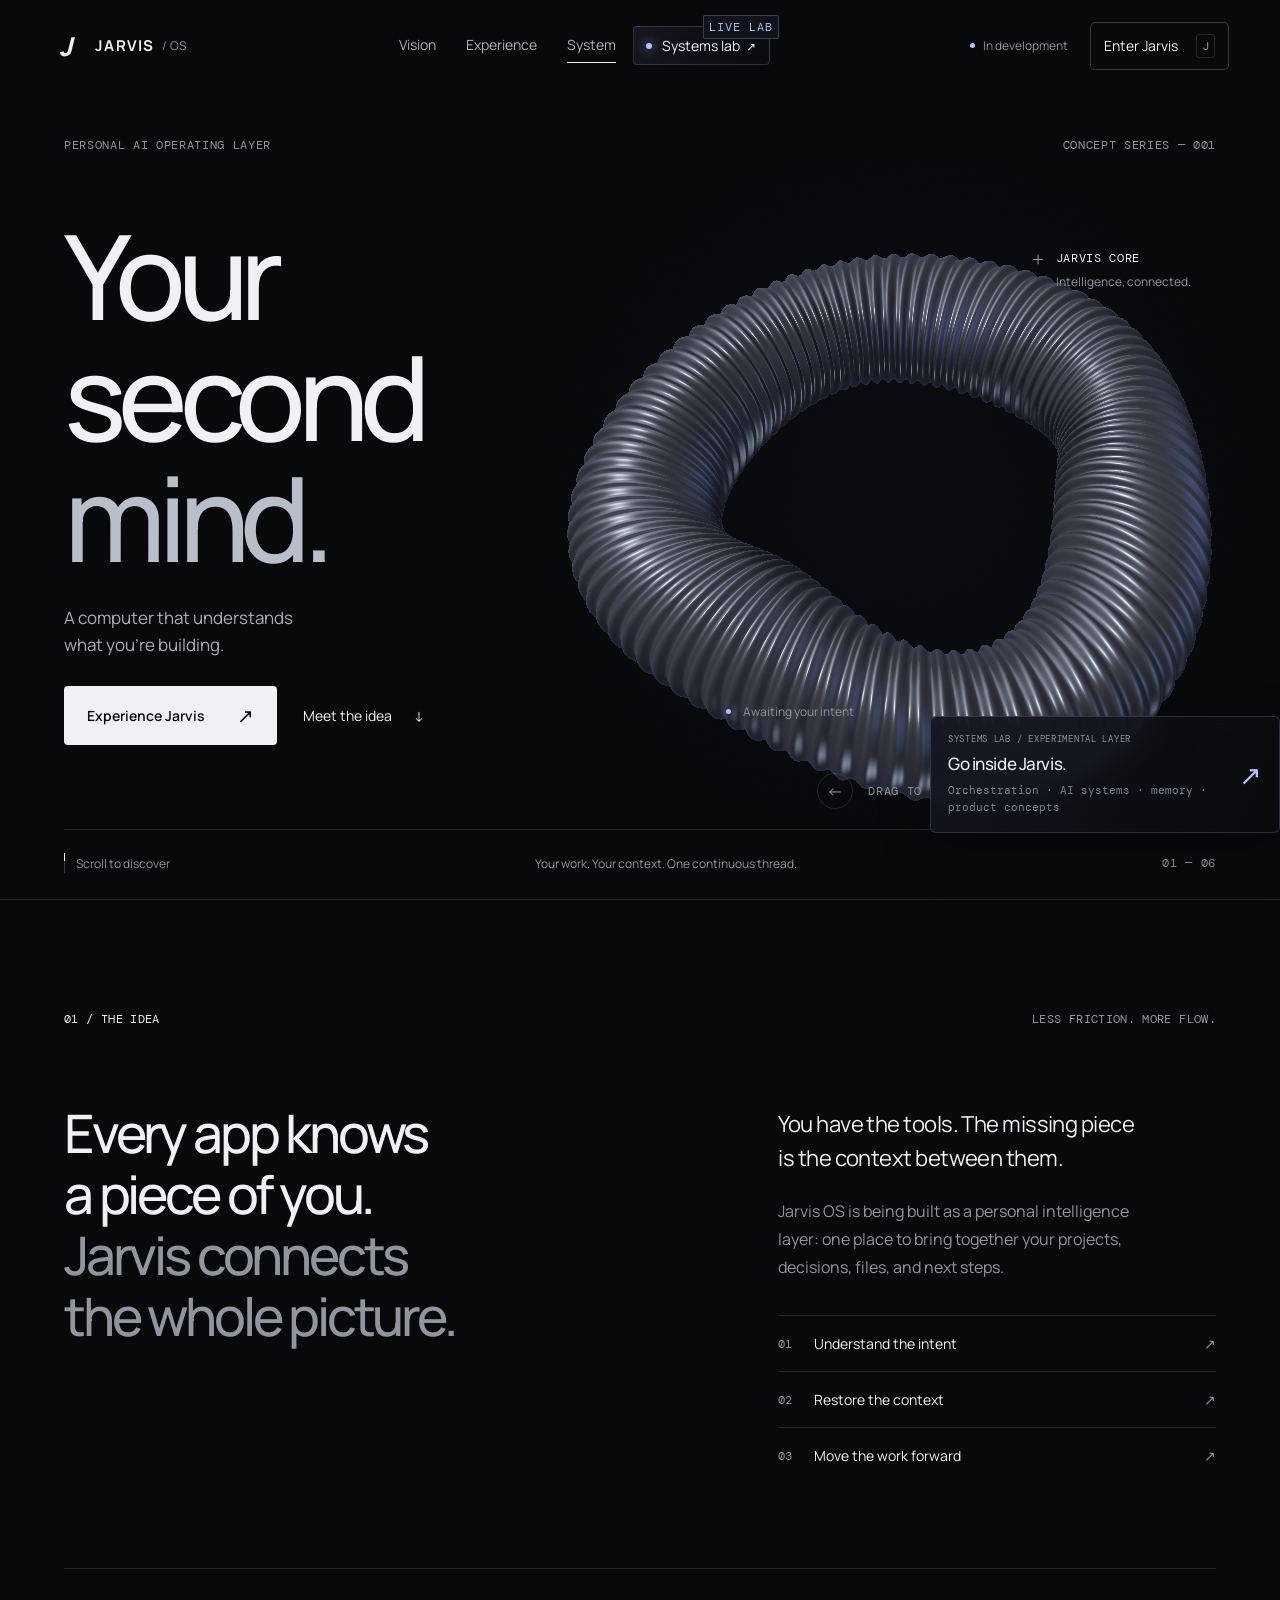
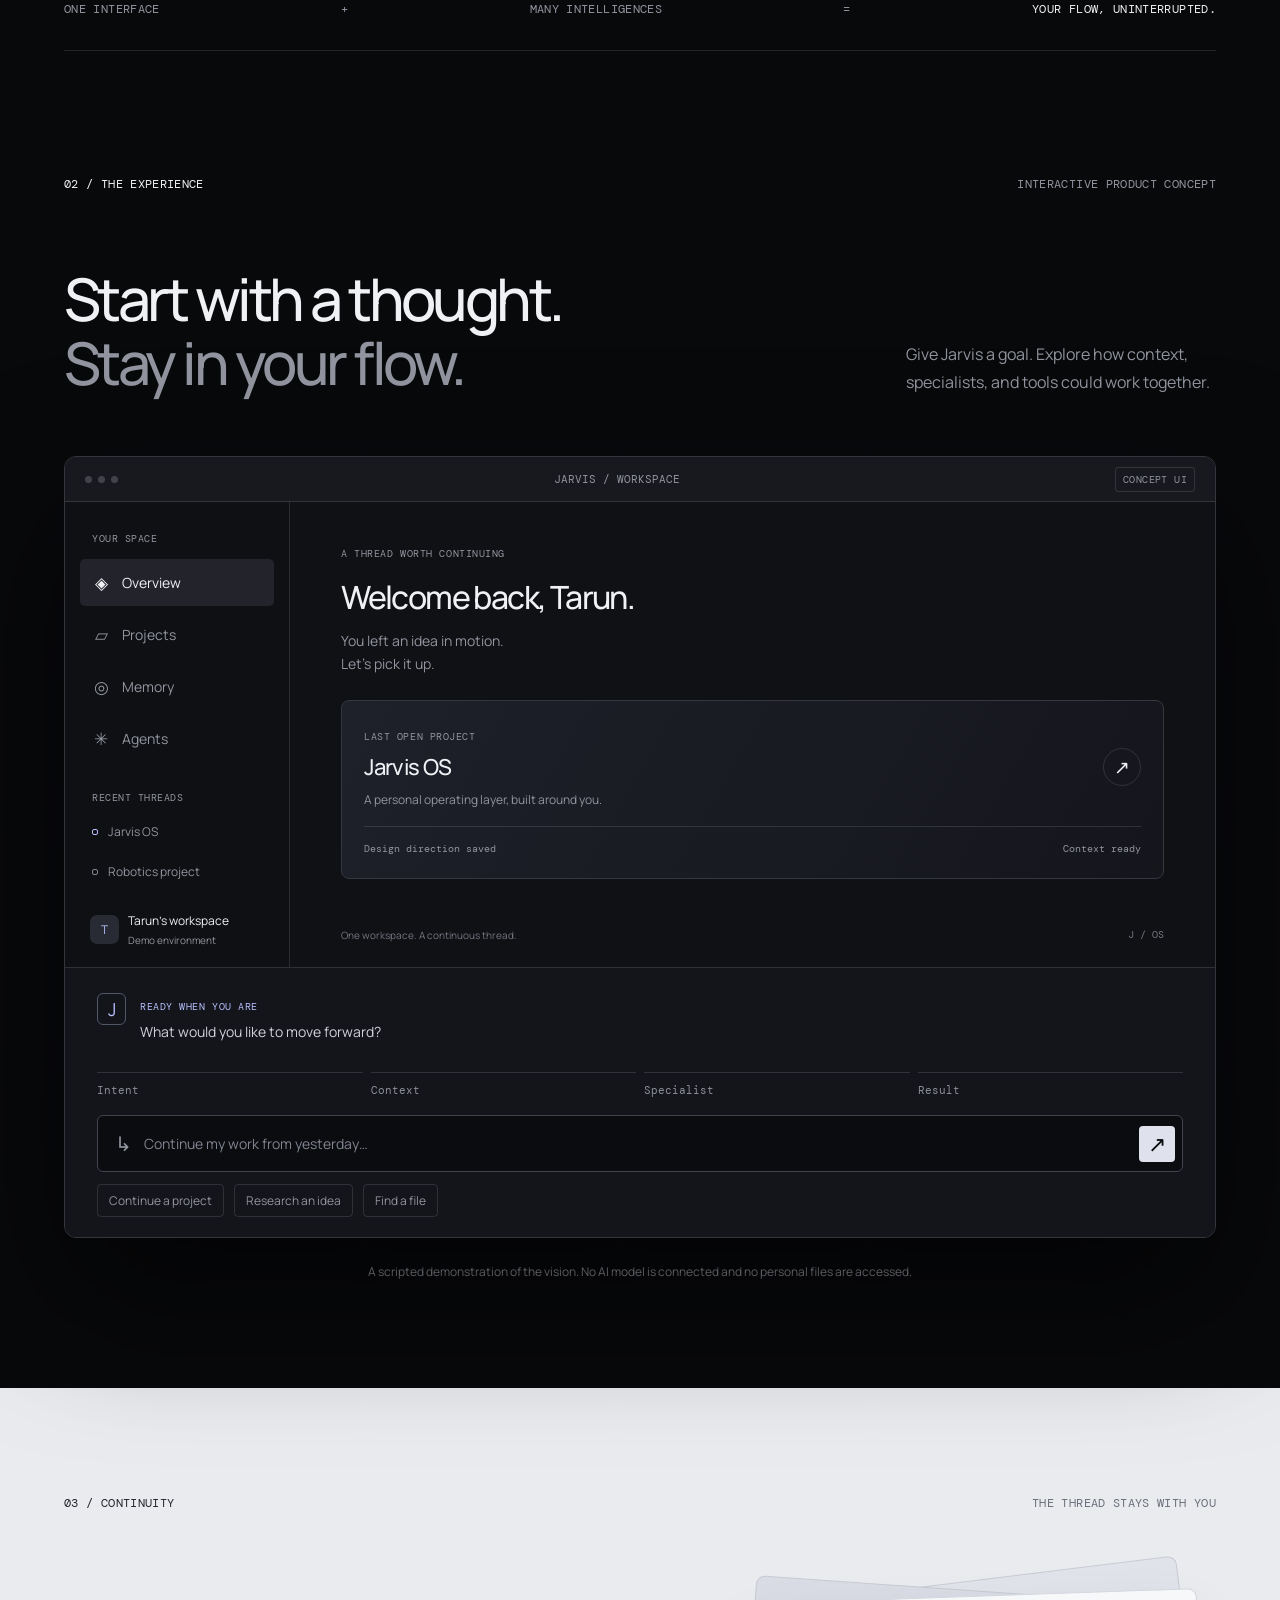
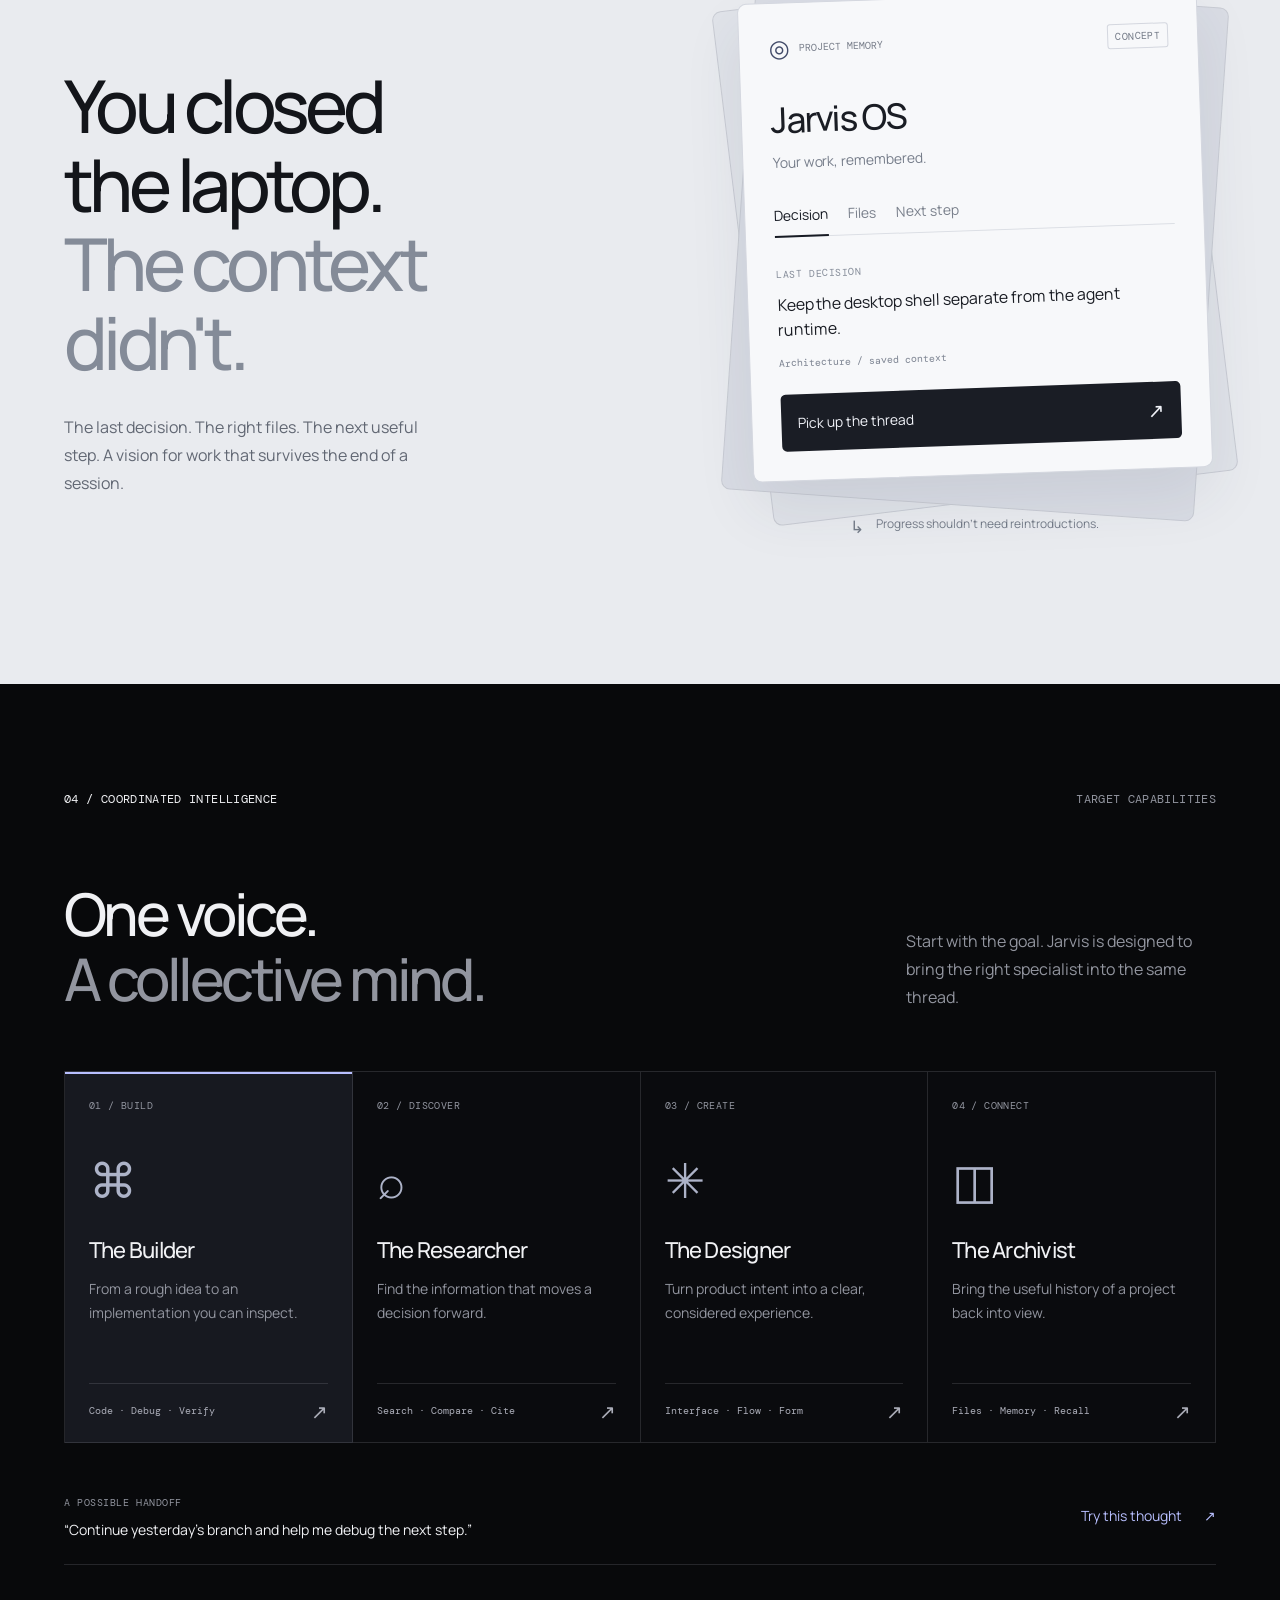
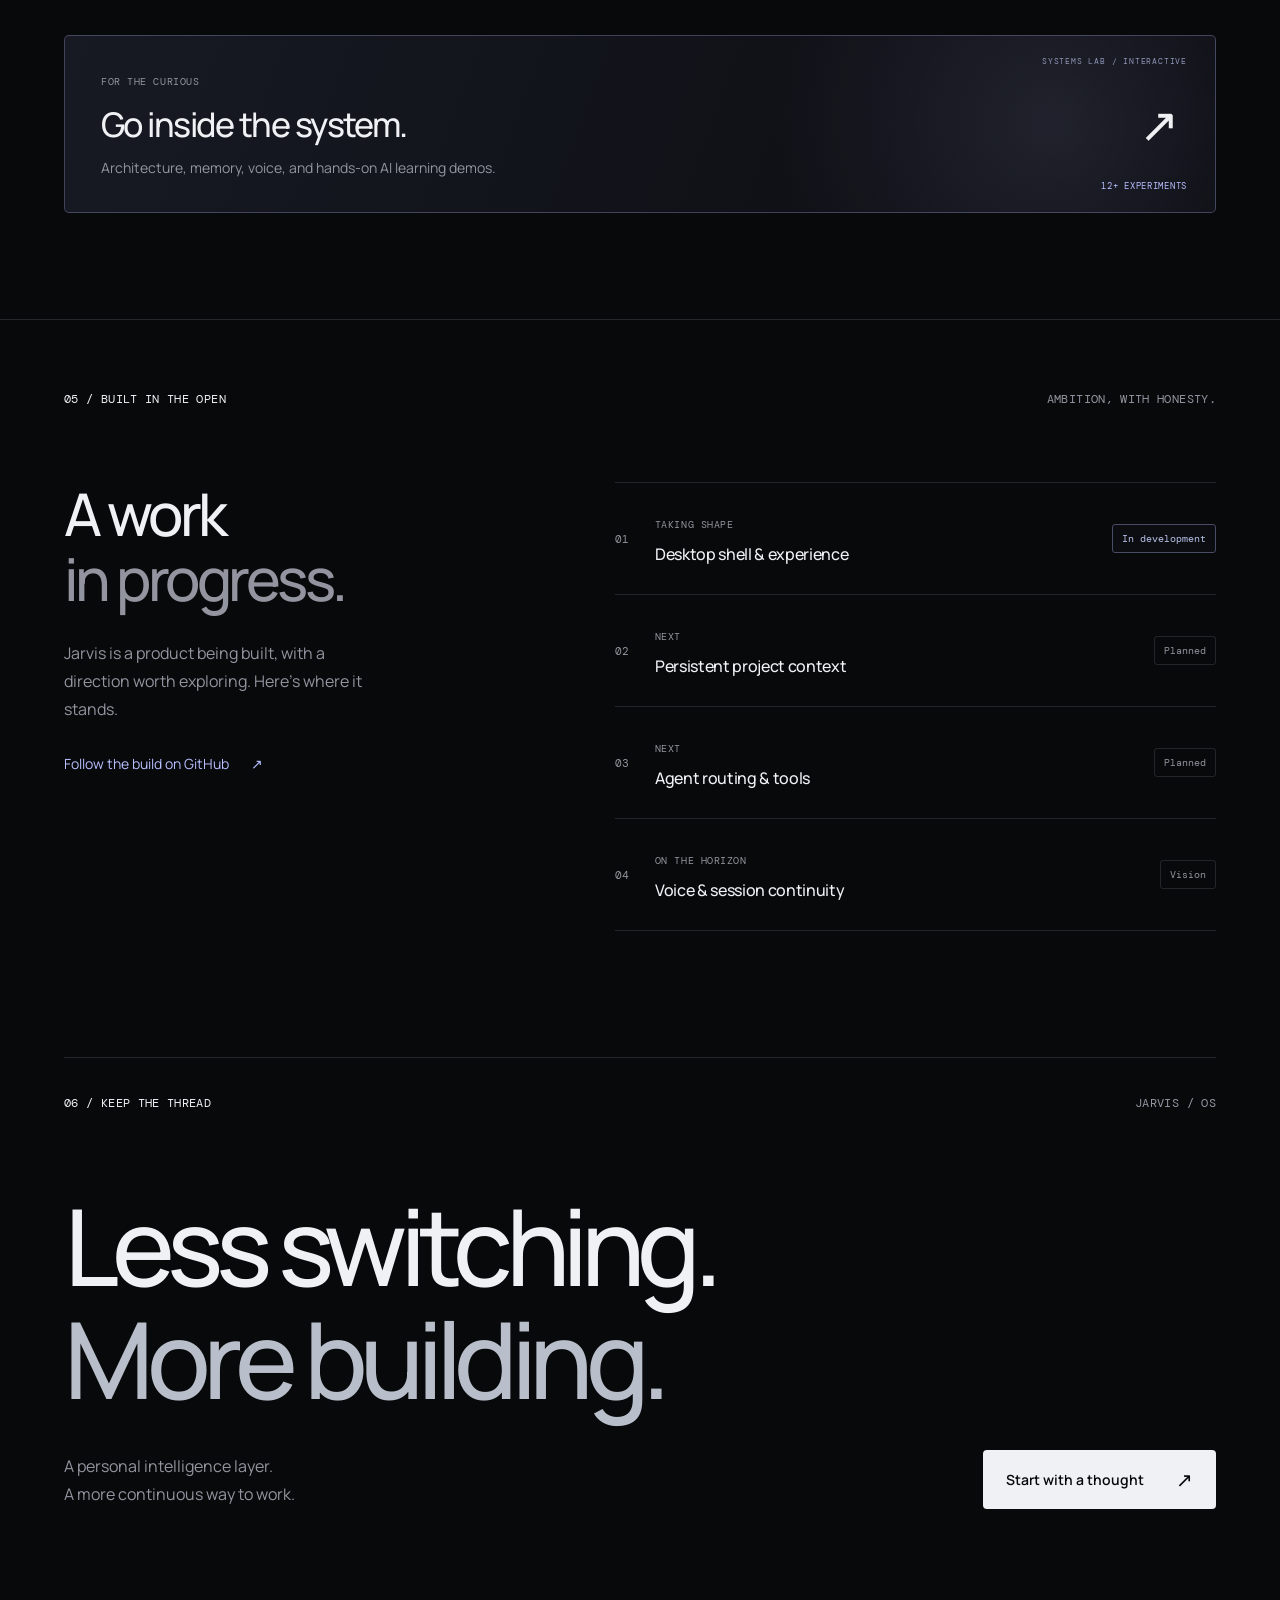
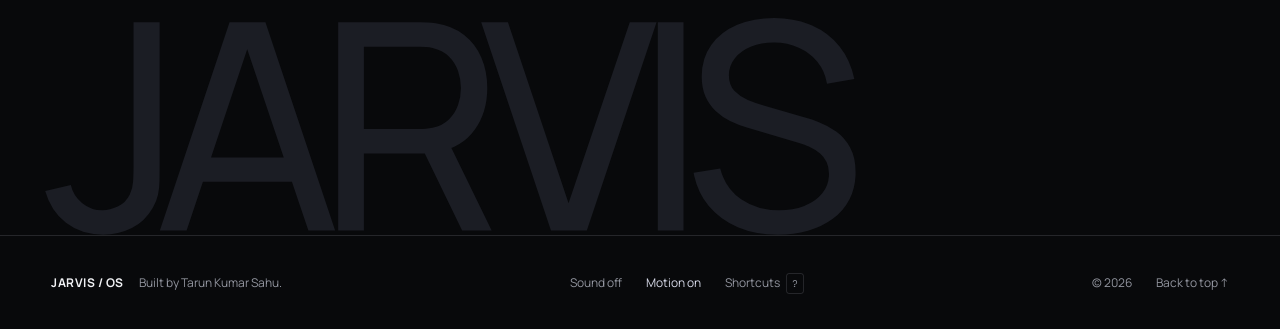
<file: index.html>
<!doctype html>
<html lang="en">
<head>
  <meta charset="utf-8">
  <meta name="viewport" content="width=device-width, initial-scale=1">
  <meta name="theme-color" content="#08090b">
  <meta name="description" content="Jarvis OS is a personal AI operating layer built around your work. Explore a vision for persistent context, specialist agents, and one continuous workspace.">
  <title>Jarvis OS — Your second mind.</title>
  <link rel="icon" type="image/svg+xml" href="assets/jarvis-sigil.svg">
  <link rel="manifest" href="site.webmanifest">
  <meta property="og:title" content="Jarvis OS — Your second mind.">
  <meta property="og:description" content="Your projects. Your context. One continuous thread. Explore the Jarvis OS product concept.">
  <meta property="og:image" content="assets/jarvis-social-card.svg">
  <link rel="preconnect" href="https://fonts.googleapis.com">
  <link rel="preconnect" href="https://fonts.gstatic.com" crossorigin>
  <link href="https://fonts.googleapis.com/css2?family=DM+Mono:wght@400;500&family=Manrope:wght@400;500;600;700;800&display=swap" rel="stylesheet">
  <link rel="stylesheet" href="experience.css">
  <link rel="stylesheet" href="homepage-signature.css">
  <script src="core-3d.js" defer></script>
  <script src="experience.js" defer></script>
  <script src="homepage-signature.js" defer></script>
</head>
<body>
  <a class="skip-link" href="#main">Skip to content</a>
  <div class="reading-progress" aria-hidden="true"><span id="reading-progress"></span></div>
  <header class="site-nav" id="site-nav">
    <a href="#top" class="wordmark" aria-label="Jarvis OS home"><span class="brand-symbol" aria-hidden="true">J</span>JARVIS<span class="wordmark-os">/ OS</span></a>
    <nav class="desktop-nav" aria-label="Main navigation">
      <a href="#vision">Vision</a><a href="#experience">Experience</a><a href="#system">System</a><a href="lab.html">Systems lab <span aria-hidden="true">↗</span></a>
    </nav>
    <div class="nav-actions"><span class="dev-status"><i aria-hidden="true"></i>In development</span><button class="nav-command" data-open-command aria-label="Open Jarvis command demo"><span>Enter Jarvis</span><kbd>J</kbd></button><button class="mobile-menu-toggle" id="menu-toggle" aria-label="Open navigation" aria-controls="mobile-menu">☰</button></div>
  </header>
  <main id="main">
    <section class="hero" id="top" aria-labelledby="hero-title">
      <div class="hero-topline"><span class="eyebrow">PERSONAL AI OPERATING LAYER</span><span class="eyebrow hero-edition">CONCEPT SERIES — 001</span></div>
      <div class="hero-layout">
        <div class="hero-copy">
          <h1 id="hero-title"><span class="line"><span>Your</span></span><span class="line"><span>second</span></span><span class="line"><span class="soft-type">mind.</span></span></h1>
          <p class="hero-description">A computer that understands<br class="desktop-break"> what you're building.</p>
          <div class="hero-links"><a class="button button-light" href="#experience">Experience Jarvis <span aria-hidden="true">↗</span></a><a class="text-link" href="#vision">Meet the idea <span aria-hidden="true">↓</span></a></div>
        </div>
        <div class="core-stage" id="core-stage">
          <div class="core-fallback" aria-hidden="true"><span>J</span></div>
          <canvas id="jarvis-core" aria-label="Interactive rotating three-dimensional Jarvis core. Use the arrow buttons to rotate it." role="img"></canvas>
          <div class="core-annotation annotation-top"><span class="tiny-cross" aria-hidden="true">+</span><div><span class="eyebrow">JARVIS CORE</span><span>Intelligence, connected.</span></div></div>
          <div class="core-annotation annotation-bottom"><span class="core-pulse" aria-hidden="true"></span><span id="core-state">Awaiting your intent</span></div>
          <div class="core-controls"><button id="rotate-left" aria-label="Rotate 3D core left">←</button><span class="eyebrow">DRAG TO EXPLORE</span><button id="rotate-right" aria-label="Rotate 3D core right">→</button></div>
        </div>
      </div>
      <div class="hero-foot"><a href="#vision" class="scroll-note"><span class="scroll-track" aria-hidden="true"></span>Scroll to discover</a><span class="hero-foot-note">Your work. Your context. One continuous thread.</span><span class="eyebrow">01 — 06</span></div>
    </section>

    <section class="vision section-wrap" id="vision" aria-labelledby="vision-title">
      <div class="section-label"><span>01 / THE IDEA</span><span>LESS FRICTION. MORE FLOW.</span></div>
      <div class="vision-grid">
        <div class="vision-heading"><h2 id="vision-title" data-reveal>Every app knows<br>a piece of you.<br><span class="muted">Jarvis connects<br>the whole picture.</span></h2></div>
        <div class="vision-detail">
          <p data-reveal>You have the tools. The missing piece is the context between them.</p>
          <p class="secondary" data-reveal>Jarvis OS is being built as a personal intelligence layer: one place to bring together your projects, decisions, files, and next steps.</p>
          <div class="context-list" data-reveal><div><span class="context-index">01</span><span>Understand the intent</span><span aria-hidden="true">↗</span></div><div><span class="context-index">02</span><span>Restore the context</span><span aria-hidden="true">↗</span></div><div><span class="context-index">03</span><span>Move the work forward</span><span aria-hidden="true">↗</span></div></div>
        </div>
      </div>
      <div class="principle-band" data-reveal><span>ONE INTERFACE</span><span aria-hidden="true">+</span><span>MANY INTELLIGENCES</span><span aria-hidden="true">=</span><strong>YOUR FLOW, UNINTERRUPTED.</strong></div>
    </section>

    <section class="experience section-wrap" id="experience" aria-labelledby="experience-title">
      <div class="section-label"><span>02 / THE EXPERIENCE</span><span>INTERACTIVE PRODUCT CONCEPT</span></div>
      <div class="section-intro"><h2 id="experience-title" data-reveal>Start with a thought.<br><span class="muted">Stay in your flow.</span></h2><p data-reveal>Give Jarvis a goal. Explore how context, specialists, and tools could work together.</p></div>
      <div class="workspace-perspective" data-reveal>
        <div class="workspace" id="workspace">
          <div class="workspace-chrome"><div class="window-controls" aria-hidden="true"><i></i><i></i><i></i></div><span>JARVIS / WORKSPACE</span><span class="concept-tag">CONCEPT UI</span></div>
          <div class="workspace-body">
            <aside class="workspace-sidebar" aria-label="Demo workspace">
              <span class="sidebar-caption">YOUR SPACE</span>
              <div class="workspace-tabs" role="tablist" aria-label="Workspace views" aria-orientation="vertical">
                <button id="tab-overview" class="active" role="tab" aria-selected="true" aria-controls="workspace-panel" data-view="overview"><span aria-hidden="true">◈</span>Overview</button>
                <button id="tab-projects" role="tab" aria-selected="false" aria-controls="workspace-panel" tabindex="-1" data-view="projects"><span aria-hidden="true">▱</span>Projects</button>
                <button id="tab-memory" role="tab" aria-selected="false" aria-controls="workspace-panel" tabindex="-1" data-view="memory"><span aria-hidden="true">◎</span>Memory</button>
                <button id="tab-agents" role="tab" aria-selected="false" aria-controls="workspace-panel" tabindex="-1" data-view="agents"><span aria-hidden="true">✳</span>Agents</button>
              </div>
              <div class="sidebar-projects"><span class="sidebar-caption">RECENT THREADS</span><button data-prompt="Continue my Jarvis OS project"><i class="project-square"></i>Jarvis OS</button><button data-prompt="Find the files for my robot project"><i class="project-square square-alt"></i>Robotics project</button></div>
              <div class="sidebar-profile"><span class="avatar">T</span><div>Tarun's workspace<small>Demo environment</small></div></div>
            </aside>
            <div class="workspace-panel" id="workspace-panel" role="tabpanel" aria-labelledby="tab-overview" tabindex="0">
              <div class="workspace-greeting"><span class="eyebrow">A THREAD WORTH CONTINUING</span><h3>Welcome back, Tarun.</h3><p>You left an idea in motion.<br>Let's pick it up.</p></div>
              <div class="resume-card"><div><span class="eyebrow">LAST OPEN PROJECT</span><h4>Jarvis OS</h4><p>A personal operating layer, built around you.</p></div><button class="round-button" data-prompt="Continue my Jarvis OS project" aria-label="Resume Jarvis OS demo">↗</button><div class="resume-foot"><span>Design direction saved</span><span>Context ready</span></div></div>
              <div class="workspace-bottom"><span>One workspace. A continuous thread.</span><span aria-hidden="true">J / OS</span></div>
            </div>
          </div>
          <div class="demo-console" id="demo-console">
            <div class="demo-output" id="demo-output" aria-live="polite" aria-atomic="true"><span class="mini-sigil" aria-hidden="true">J</span><div><span class="eyebrow" id="demo-status">READY WHEN YOU ARE</span><p id="demo-response">What would you like to move forward?</p></div></div>
            <ol class="execution-track" id="execution-track" aria-label="Demo execution stages"><li data-step="0">Intent</li><li data-step="1">Context</li><li data-step="2">Specialist</li><li data-step="3">Result</li></ol>
            <form id="demo-form" class="prompt-form"><label class="sr-only" for="demo-input">Give Jarvis a goal</label><span class="prompt-symbol" aria-hidden="true">↳</span><input id="demo-input" name="goal" placeholder="Continue my work from yesterday…" autocomplete="off" maxlength="400" required><button type="submit" aria-label="Run the Jarvis demo" id="demo-submit">↗</button></form>
            <div class="prompt-presets"><button data-prompt="Continue my Jarvis OS project">Continue a project</button><button data-prompt="Research what I need for my SIH project">Research an idea</button><button data-prompt="Find the files for my robot project">Find a file</button></div>
          </div>
        </div>
      </div>
      <p class="demo-disclosure">A scripted demonstration of the vision. No AI model is connected and no personal files are accessed.</p>
    </section>

    <section class="continuity" id="memory" aria-labelledby="memory-title">
      <div class="section-wrap">
        <div class="section-label"><span>03 / CONTINUITY</span><span>THE THREAD STAYS WITH YOU</span></div>
        <div class="continuity-grid">
          <div><h2 id="memory-title" data-reveal>You closed<br>the laptop.<br><span class="light-muted">The context<br>didn't.</span></h2><p class="continuity-description" data-reveal>The last decision. The right files. The next useful step. A vision for work that survives the end of a session.</p></div>
          <div class="memory-stack" data-reveal>
            <div class="stack-under stack-under-two" aria-hidden="true"></div><div class="stack-under" aria-hidden="true"></div>
            <div class="memory-card">
              <div class="memory-card-head"><span class="memory-glyph" aria-hidden="true">◎</span><span>PROJECT MEMORY</span><span class="concept-tag">CONCEPT</span></div>
              <h3>Jarvis OS</h3><p class="memory-subtitle">Your work, remembered.</p>
              <div class="memory-tabs" role="tablist" aria-label="Project memory"><button role="tab" id="memory-decision" aria-controls="memory-detail" aria-selected="true" class="active" data-memory="decision">Decision</button><button role="tab" id="memory-files" aria-controls="memory-detail" aria-selected="false" tabindex="-1" data-memory="files">Files</button><button role="tab" id="memory-next" aria-controls="memory-detail" aria-selected="false" tabindex="-1" data-memory="next">Next step</button></div>
              <div id="memory-detail" class="memory-detail" role="tabpanel" aria-labelledby="memory-decision" tabindex="0"><span class="eyebrow">LAST DECISION</span><p>Keep the desktop shell separate from the agent runtime.</p><span class="memory-context">Architecture / saved context</span></div>
              <button class="memory-resume" data-prompt="Continue my Jarvis OS project">Pick up the thread <span aria-hidden="true">↗</span></button>
            </div>
            <div class="memory-caption"><span aria-hidden="true">↳</span>Progress shouldn't need reintroductions.</div>
          </div>
        </div>
      </div>
    </section>

    <section class="system section-wrap" id="system" aria-labelledby="system-title">
      <div class="section-label"><span>04 / COORDINATED INTELLIGENCE</span><span>TARGET CAPABILITIES</span></div>
      <div class="section-intro"><h2 id="system-title" data-reveal>One voice.<br><span class="muted">A collective mind.</span></h2><p data-reveal>Start with the goal. Jarvis is designed to bring the right specialist into the same thread.</p></div>
      <div class="agent-grid">
        <button class="agent-card" data-agent="builder" data-reveal aria-pressed="true"><span class="agent-number">01 / BUILD</span><span class="agent-mark" aria-hidden="true">⌘</span><h3>The Builder</h3><p>From a rough idea to an implementation you can inspect.</p><span class="agent-footer">Code · Debug · Verify <span aria-hidden="true">↗</span></span></button>
        <button class="agent-card" data-agent="researcher" data-reveal aria-pressed="false"><span class="agent-number">02 / DISCOVER</span><span class="agent-mark" aria-hidden="true">⌕</span><h3>The Researcher</h3><p>Find the information that moves a decision forward.</p><span class="agent-footer">Search · Compare · Cite <span aria-hidden="true">↗</span></span></button>
        <button class="agent-card" data-agent="designer" data-reveal aria-pressed="false"><span class="agent-number">03 / CREATE</span><span class="agent-mark" aria-hidden="true">✳</span><h3>The Designer</h3><p>Turn product intent into a clear, considered experience.</p><span class="agent-footer">Interface · Flow · Form <span aria-hidden="true">↗</span></span></button>
        <button class="agent-card" data-agent="archivist" data-reveal aria-pressed="false"><span class="agent-number">04 / CONNECT</span><span class="agent-mark" aria-hidden="true">◫</span><h3>The Archivist</h3><p>Bring the useful history of a project back into view.</p><span class="agent-footer">Files · Memory · Recall <span aria-hidden="true">↗</span></span></button>
      </div>
      <div class="agent-detail" aria-live="polite"><div><span class="eyebrow">A POSSIBLE HANDOFF</span><p id="agent-example">“Continue yesterday's branch and help me debug the next step.”</p></div><button class="text-link" id="agent-try">Try this thought <span aria-hidden="true">↗</span></button></div>
      <a class="lab-link" href="lab.html"><div><span class="eyebrow">FOR THE CURIOUS</span><h3>Go inside the system.</h3><p>Architecture, memory, voice, and hands-on AI learning demos.</p></div><span class="lab-link-arrow" aria-hidden="true">↗</span></a>
    </section>

    <section class="roadmap section-wrap" id="roadmap" aria-labelledby="roadmap-title">
      <div class="section-label"><span>05 / BUILT IN THE OPEN</span><span>AMBITION, WITH HONESTY.</span></div>
      <div class="roadmap-layout"><div><h2 id="roadmap-title" data-reveal>A work<br><span class="muted">in progress.</span></h2><p data-reveal>Jarvis is a product being built, with a direction worth exploring. Here's where it stands.</p><a class="text-link" href="https://github.com/thetarunsahu/Jarvis-OS" target="_blank" rel="noopener noreferrer">Follow the build on GitHub <span aria-hidden="true">↗</span></a></div>
      <div class="roadmap-rows">
        <div class="roadmap-row" data-reveal><span class="roadmap-index">01</span><div><span class="eyebrow">TAKING SHAPE</span><h3>Desktop shell & experience</h3></div><span class="stage-badge active-badge">In development</span></div>
        <div class="roadmap-row" data-reveal><span class="roadmap-index">02</span><div><span class="eyebrow">NEXT</span><h3>Persistent project context</h3></div><span class="stage-badge">Planned</span></div>
        <div class="roadmap-row" data-reveal><span class="roadmap-index">03</span><div><span class="eyebrow">NEXT</span><h3>Agent routing & tools</h3></div><span class="stage-badge">Planned</span></div>
        <div class="roadmap-row" data-reveal><span class="roadmap-index">04</span><div><span class="eyebrow">ON THE HORIZON</span><h3>Voice & session continuity</h3></div><span class="stage-badge">Vision</span></div>
      </div></div>
    </section>

    <section class="finale section-wrap" aria-labelledby="finale-title">
      <div class="section-label"><span>06 / KEEP THE THREAD</span><span>JARVIS / OS</span></div>
      <h2 id="finale-title" data-reveal>Less switching.<br><span class="soft-type">More building.</span></h2>
      <div class="finale-bottom"><p>A personal intelligence layer.<br>A more continuous way to work.</p><button class="button button-light" data-open-command>Start with a thought <span aria-hidden="true">↗</span></button></div>
      <div class="finale-word" aria-hidden="true">JARVIS</div>
    </section>
  </main>
  <footer class="site-footer"><div><span class="footer-brand">JARVIS / OS</span><span>Built by Tarun Kumar Sahu.</span></div><div class="footer-controls"><button id="sound-toggle" aria-pressed="false">Sound off</button><button id="motion-toggle" aria-pressed="true">Motion on</button><button id="shortcut-toggle" aria-label="Show keyboard shortcuts">Shortcuts <kbd>?</kbd></button></div><div><span>© 2026</span><a href="#top">Back to top ↑</a></div></footer>

  <dialog id="command-dialog" class="command-dialog" aria-labelledby="command-title">
    <div class="dialog-heading"><span class="eyebrow">JARVIS / COMMAND</span><button data-close-dialog aria-label="Close command demo">×</button></div>
    <h2 id="command-title">What's on your mind?</h2><p>Explore the vision with a scripted demo.</p>
    <form id="command-form" class="prompt-form"><label class="sr-only" for="command-input">Your goal</label><input id="command-input" placeholder="Pick up where I left off…" autocomplete="off" maxlength="400" required><button type="submit" aria-label="Explore your goal">↗</button></form>
    <div class="command-quick"><button data-dialog-prompt="Continue my Jarvis OS project"><span>01</span>Continue a project <span>↗</span></button><button data-dialog-prompt="Research what I need for my SIH project"><span>02</span>Research an idea <span>↗</span></button><button data-dialog-prompt="Find the files for my robot project"><span>03</span>Find a file <span>↗</span></button></div>
    <div class="dialog-foot"><span>SIMULATED EXPERIENCE</span><span><kbd>esc</kbd> to close</span></div>
  </dialog>
  <dialog id="mobile-menu" class="mobile-menu" aria-labelledby="mobile-menu-title"><div class="dialog-heading"><span id="mobile-menu-title">JARVIS / OS</span><button data-close-dialog aria-label="Close navigation">×</button></div><nav aria-label="Mobile navigation"><a href="#vision">Vision <span>01</span></a><a href="#experience">Experience <span>02</span></a><a href="#system">System <span>03</span></a><a href="lab.html">Systems lab <span>↗</span></a><a href="#roadmap">The build <span>05</span></a></nav></dialog>
  <dialog id="shortcuts-dialog" class="shortcuts-dialog" aria-labelledby="shortcuts-title"><div class="dialog-heading"><span class="eyebrow">TAKE A SHORTCUT</span><button data-close-dialog aria-label="Close keyboard shortcuts">×</button></div><h2 id="shortcuts-title">Your way in.</h2><dl><div><dt>Open Jarvis</dt><dd><kbd>J</kbd> or <kbd>Ctrl/⌘ K</kbd></dd></div><div><dt>Focus the command input</dt><dd><kbd>/</kbd></dd></div><div><dt>Explore memory</dt><dd><kbd>M</kbd></dd></div><div><dt>Meet the agents</dt><dd><kbd>A</kbd></dd></div><div><dt>Open the systems lab</dt><dd><kbd>L</kbd></dd></div><div><dt>Close a panel</dt><dd><kbd>Esc</kbd></dd></div></dl></dialog>
</body>
</html>
</file>
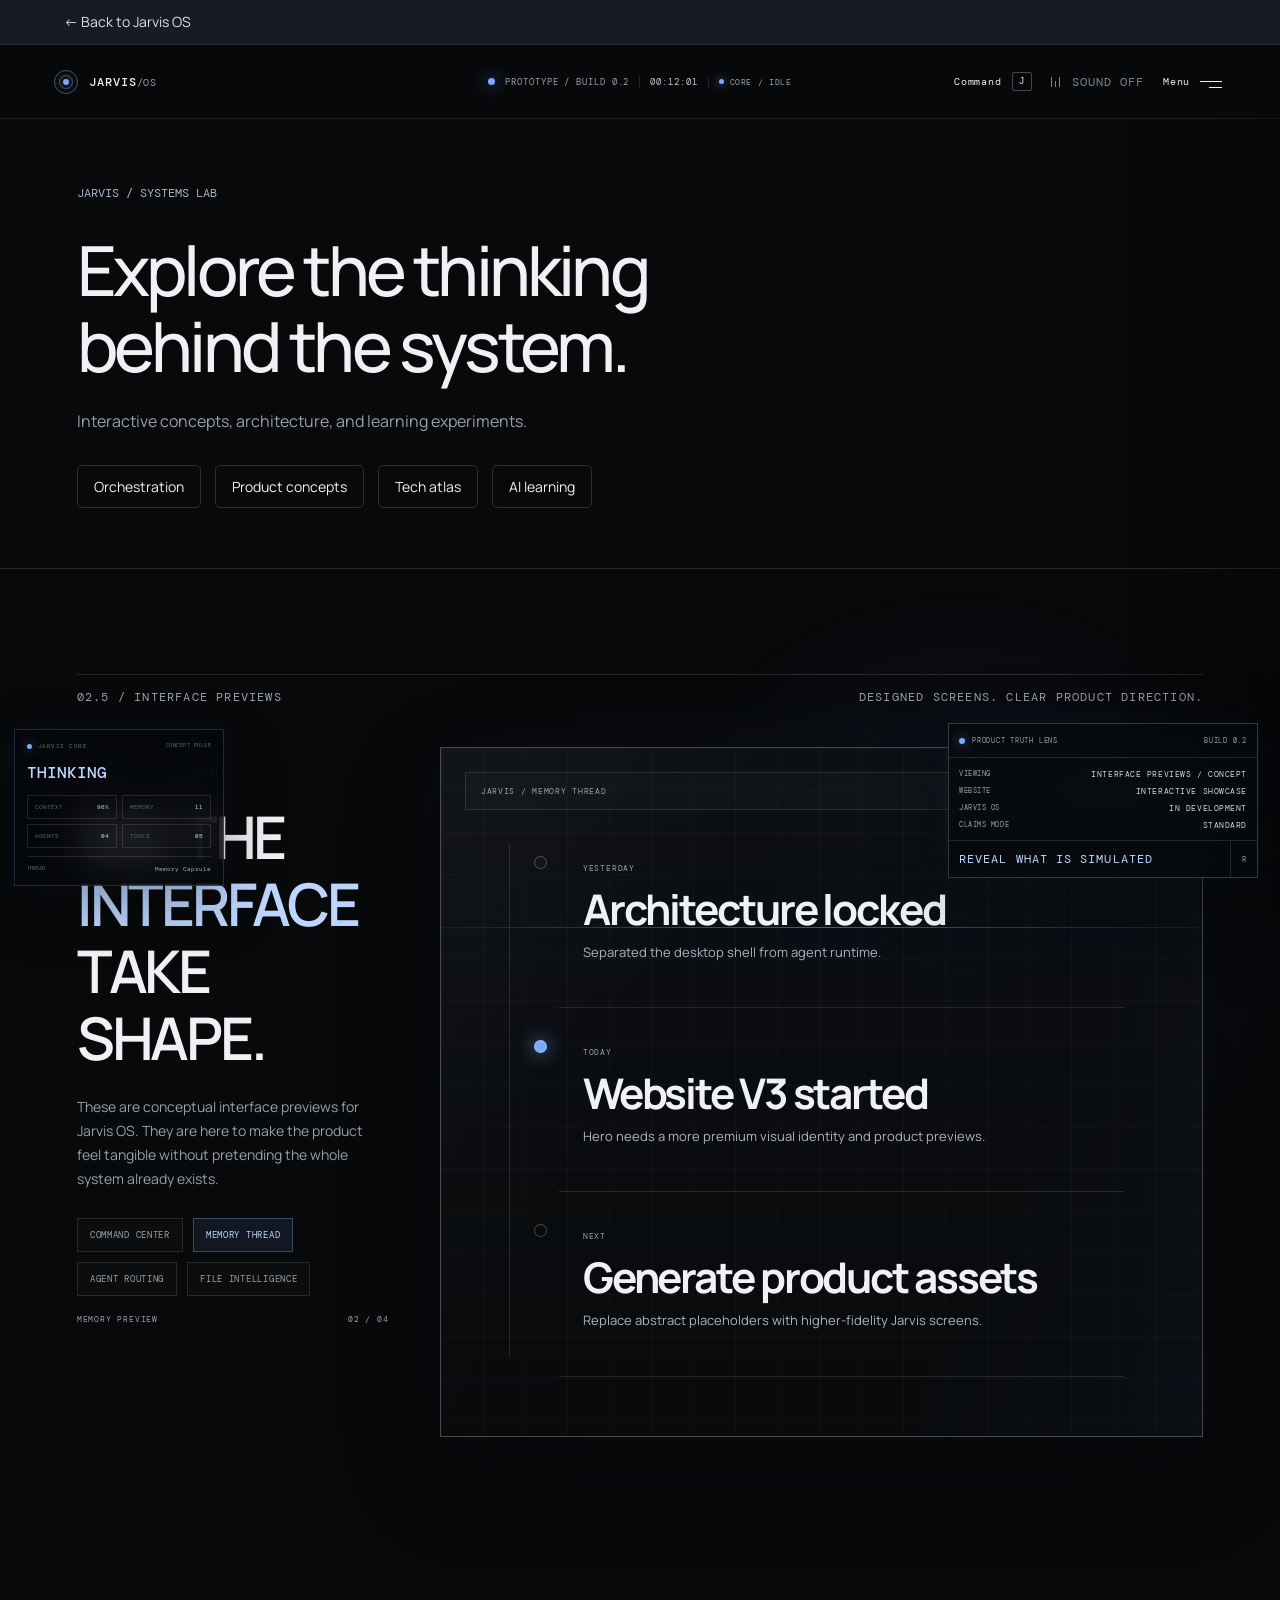
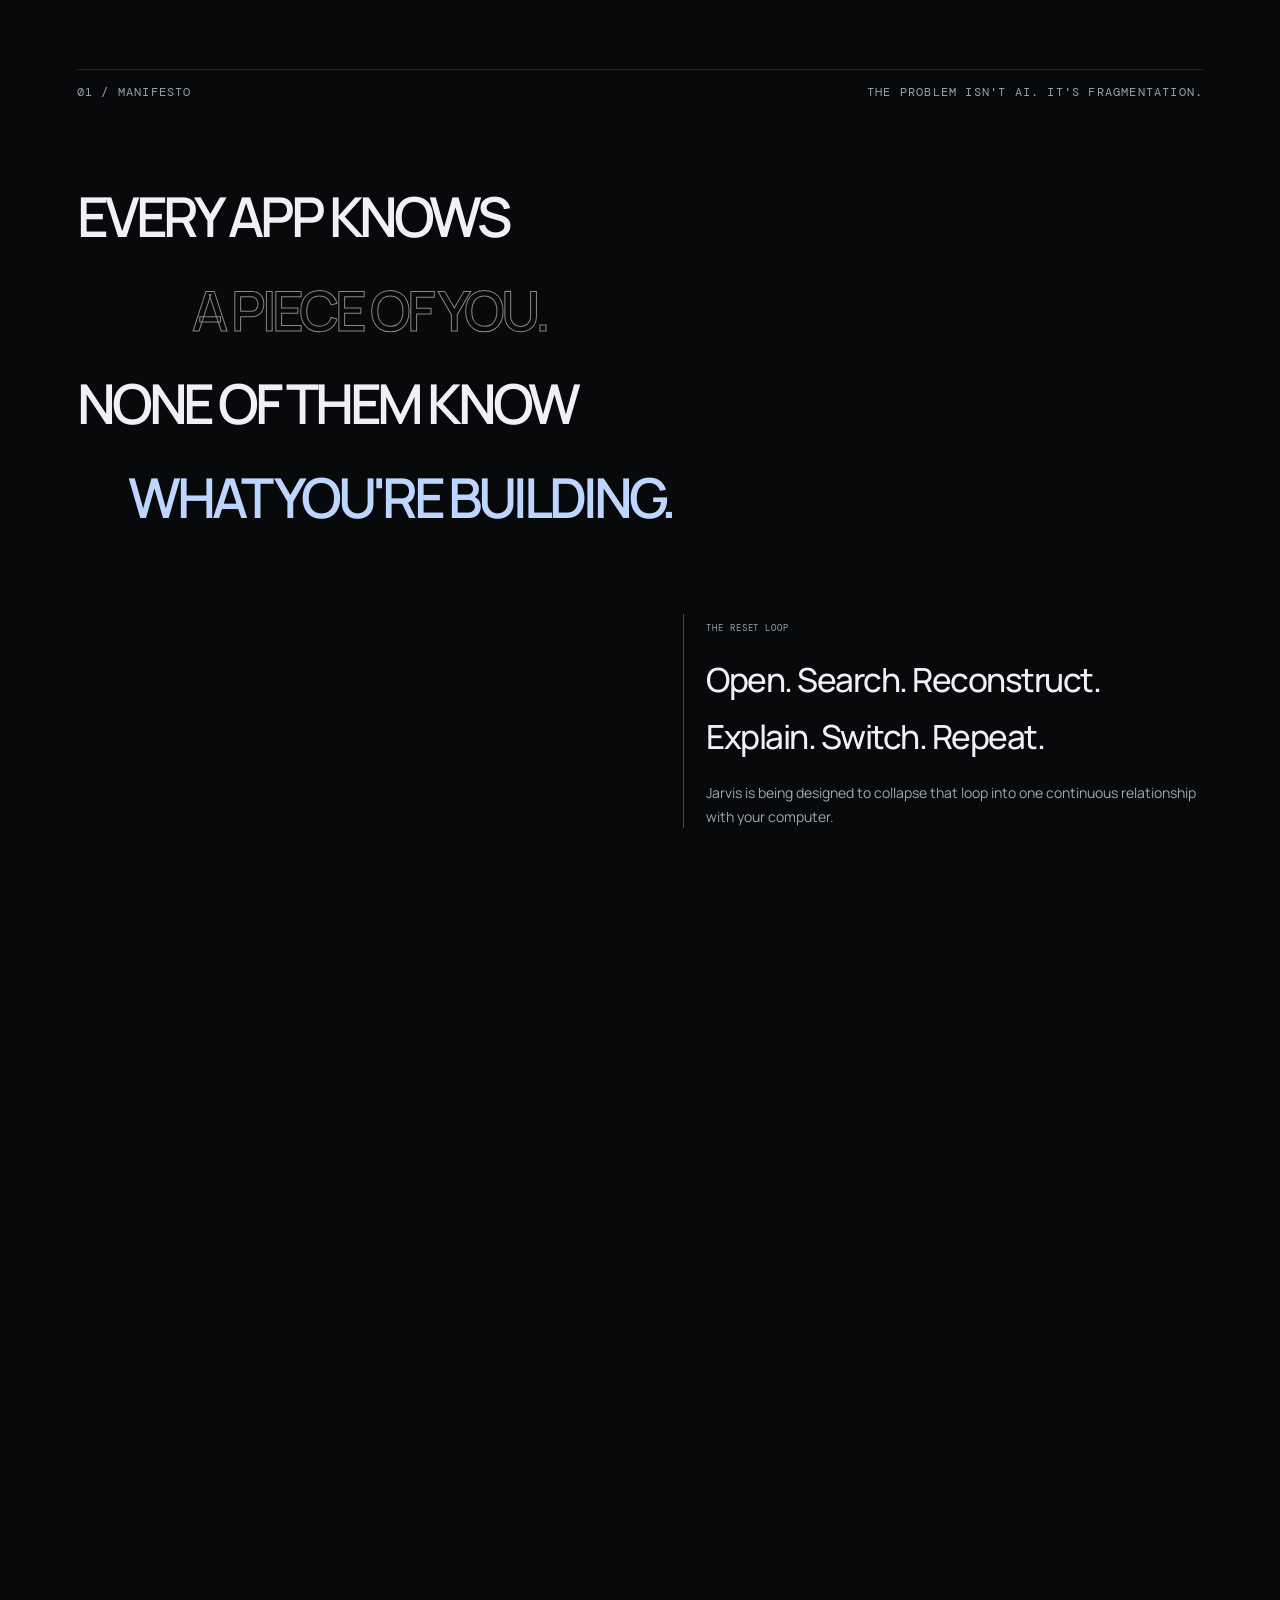
<file: lab.html>
<!doctype html>
<html lang="en">
<head>
  <meta charset="utf-8" />
  <meta name="viewport" content="width=device-width, initial-scale=1" />
  <meta name="theme-color" content="#050607" />
  <meta name="description" content="Jarvis OS — a personal AI operating layer for context, continuity, agents, voice, files and tools." />
  <title>Jarvis OS — Interactive systems lab</title>
  <link rel="preconnect" href="https://fonts.googleapis.com" />
  <link rel="preconnect" href="https://fonts.gstatic.com" crossorigin />
  <link href="https://fonts.googleapis.com/css2?family=DM+Mono:wght@300;400;500&family=Manrope:wght@400;500;600;700&display=swap" rel="stylesheet" />
  <link rel="stylesheet" href="styles.css" />
  <link rel="stylesheet" href="truth-layer.css" />
  <link rel="stylesheet" href="visual-upgrade.css" />
  <link rel="stylesheet" href="spatial-core.css" />
  <link rel="stylesheet" href="desktop-scene.css" />
  <link rel="stylesheet" href="cinematic-panels.css" />
  <link rel="stylesheet" href="v4-system.css" />
  <link rel="stylesheet" href="tech-atlas.css" />
  <link rel="stylesheet" href="core-state.css" />
  <link rel="stylesheet" href="intro-core.css" />
  <link rel="stylesheet" href="orchestration-lab.css" />
  <link rel="stylesheet" href="orchestration-enhance.css" />
  <link rel="stylesheet" href="inside-jarvis.css" />
  <link rel="stylesheet" href="concept-lab.css" />
  <link rel="stylesheet" href="product-suite.css" />
  <link rel="stylesheet" href="memory-interaction.css" />
  <link rel="stylesheet" href="atlas-enhance.css" />
  <link rel="stylesheet" href="tech-annotations.css" />
  <link rel="stylesheet" href="sound-system.css" />
  <link rel="stylesheet" href="launch-polish.css" />
  <link rel="stylesheet" href="signature-experience.css" />
  <link rel="stylesheet" href="lab-refinement.css" />
</head>
<body class="systems-lab">
  <a class="lab-home" href="index.html">← Back to Jarvis OS</a>
  <div class="boot" data-boot aria-hidden="true">
    <div class="boot-grid"></div>
    <div class="boot-inner">
      <div class="boot-top"><span>JARVIS / OS</span><span data-boot-percent>00%</span></div>
      <div class="boot-word">INITIALIZING</div>
      <div class="boot-track"><span data-boot-track></span></div>
      <div class="boot-log" data-boot-log>Loading interface layer...</div>
    </div>
  </div>

  <div class="ambient" aria-hidden="true">
    <div class="ambient-grid"></div>
    <div class="ambient-glow glow-a"></div>
    <div class="ambient-glow glow-b"></div>
    <div class="scanline"></div>
  </div>

  <div class="noise" aria-hidden="true"></div>
  <div class="progress"><span data-progress></span></div>
  <div class="cursor" data-cursor><span></span><em data-cursor-label></em></div>

  <header class="topbar" data-header>
    <a class="brand magnetic" href="#top" data-magnetic>
      <span class="brand-orb"><i></i><i></i><i></i></span>
      <span class="brand-text">JARVIS<small>/OS</small></span>
    </a>

    <div class="system-state">
      <span class="live-dot"></span>
      <span>PROTOTYPE / BUILD 0.2</span>
      <span class="system-clock" data-clock>--:--:--</span>
    </div>

    <div class="top-actions">
      <button class="command-trigger magnetic" type="button" data-command-open data-magnetic>
        <span>Command</span><kbd>J</kbd>
      </button>
      <button class="menu-trigger magnetic" type="button" data-menu-open data-magnetic aria-expanded="false">
        <span>Menu</span><i></i>
      </button>
    </div>
  </header>

  <aside class="nav-drawer" data-menu aria-hidden="true">
    <div class="drawer-backdrop" data-menu-close></div>
    <div class="drawer-panel">
      <div class="drawer-head"><span>JARVIS / NAV</span><button type="button" data-menu-close>Close ×</button></div>
      <nav>
        <a href="#manifesto" data-menu-link><span>01</span><strong>Manifesto</strong><em>↗</em></a>
        <a href="#experience" data-menu-link><span>02</span><strong>Experience</strong><em>↗</em></a>
        <a href="#agents" data-menu-link><span>03</span><strong>Agents</strong><em>↗</em></a>
        <a href="#memory" data-menu-link><span>04</span><strong>Continuity</strong><em>↗</em></a>
        <a href="#system" data-menu-link><span>05</span><strong>System</strong><em>↗</em></a>
        <a href="#roadmap" data-menu-link><span>06</span><strong>Roadmap</strong><em>↗</em></a>
      </nav>
      <div class="drawer-foot">
        <p>One interface.<br />Many intelligences.</p>
        <a href="https://github.com/thetarunsahu/Jarvis-OS" target="_blank" rel="noreferrer">GitHub ↗</a>
      </div>
    </div>
  </aside>

  <div class="command-center" data-command-center aria-hidden="true">
    <div class="command-backdrop" data-command-close></div>
    <div class="command-shell">
      <div class="command-shell-head">
        <div><span class="live-dot"></span> JARVIS COMMAND CENTER</div>
        <button type="button" data-command-close>ESC / CLOSE</button>
      </div>
      <div class="command-dialogue">
        <span class="command-label">WHAT DO YOU WANT TO DO?</span>
        <form data-command-form class="command-form">
          <span>›</span>
          <input data-command-input autocomplete="off" spellcheck="false" placeholder="Continue my work from yesterday..." />
          <button type="submit">RUN ↗</button>
        </form>
        <div class="command-suggestions">
          <button type="button" data-command="Continue Jarvis OS from our last decision">Continue my project</button>
          <button type="button" data-command="Find the files related to my robot project">Find project files</button>
          <button type="button" data-command="Plan my day around college and development work">Plan my day</button>
          <button type="button" data-command="Summarize what changed since my last session">What changed?</button>
        </div>
        <div class="jarvis-response" data-response>
          <div class="response-visual"><canvas data-waveform></canvas></div>
          <div class="response-copy">
            <div class="response-meta"><span>JARVIS</span><span data-response-state>STANDING BY</span></div>
            <p data-response-text>Context layer ready. Give me a goal, not a sequence of apps.</p>
            <div class="response-steps" data-response-steps></div>
          </div>
        </div>
      </div>
      <div class="command-foot"><span>SIMULATED PRODUCT EXPERIENCE</span><span>PRESS J ANYWHERE</span></div>
    </div>
  </div>

  <main id="top">
<div class="lab-intro"><span>JARVIS / SYSTEMS LAB</span><h1>Explore the thinking<br>behind the system.</h1><p>Interactive concepts, architecture, and learning experiments.</p><nav aria-label="Lab experiments"><a href="#orchestration-lab">Orchestration</a><a href="#product-suite">Product concepts</a><a href="#tech-atlas">Tech atlas</a><a href="#concept-lab">AI learning</a></nav></div>
    <section class="hero section-pad">
      <canvas class="neural-canvas" data-neural-canvas aria-hidden="true"></canvas>
      <div class="hero-ruler ruler-top"><span>00</span><span>20</span><span>40</span><span>60</span><span>80</span><span>100</span></div>

      <div class="hero-meta reveal">
        <span>PERSONAL AI OPERATING LAYER</span>
        <span>CONTEXT / MEMORY / AGENTS / TOOLS</span>
      </div>

      <div class="hero-title" data-hero-title>
        <p class="hero-kicker reveal">YOUR COMPUTER HAS ENOUGH APPS.</p>
        <h2>
          <span class="line line-a reveal-text">IT NEEDS</span>
          <span class="line outline reveal-text">CONTEXT.</span>
          <span class="line accent reveal-text">IT NEEDS JARVIS.</span>
        </h2>
      </div>

      <div class="hero-bottom reveal">
        <p class="hero-description">A personal AI system designed to understand your work, remember where you stopped, route goals to specialist agents and act across the tools you already use.</p>
        <button class="hero-cta magnetic" type="button" data-command-open data-magnetic data-cursor-text="ENTER">
          <span class="cta-orb"><i></i></span>
          <span>Enter Jarvis</span>
          <em>↗</em>
        </button>
      </div>

      <div class="hero-core" aria-hidden="true" data-hero-core>
        <div class="core-ring ring-1"></div>
        <div class="core-ring ring-2"></div>
        <div class="core-ring ring-3"></div>
        <div class="core-ring ring-4"></div>
        <div class="core-center"><span>J</span><small>ONLINE</small></div>
        <div class="core-label label-a">MEMORY</div>
        <div class="core-label label-b">AGENTS</div>
        <div class="core-label label-c">TOOLS</div>
      </div>

      <a href="#manifesto" class="scroll-down" data-cursor-text="SCROLL"><span>Scroll to enter</span><i>↓</i></a>
    </section>

    <section class="ticker" aria-label="Jarvis principles">
      <div class="ticker-track">
        <span>NO CONTEXT RESET</span><i>✦</i><span>NO APP HUNTING</span><i>✦</i><span>NO RE-EXPLAINING</span><i>✦</i><span>ONE CONTINUOUS THREAD</span><i>✦</i>
        <span>NO CONTEXT RESET</span><i>✦</i><span>NO APP HUNTING</span><i>✦</i><span>NO RE-EXPLAINING</span><i>✦</i><span>ONE CONTINUOUS THREAD</span><i>✦</i>
      </div>
    </section>

    <section class="manifesto section-pad" id="manifesto">
      <div class="section-head reveal"><span>01 / MANIFESTO</span><span>THE PROBLEM ISN'T AI. IT'S FRAGMENTATION.</span></div>
      <div class="manifesto-copy">
        <p class="manifesto-line reveal-text">EVERY APP KNOWS</p>
        <p class="manifesto-line outline reveal-text">A PIECE OF YOU.</p>
        <p class="manifesto-line reveal-text">NONE OF THEM KNOW</p>
        <p class="manifesto-line accent reveal-text">WHAT YOU'RE BUILDING.</p>
      </div>
      <div class="manifesto-note reveal">
        <span>THE RESET LOOP</span>
        <p>Open. Search. Reconstruct. Explain. Switch. Repeat.</p>
        <strong>Jarvis is being designed to collapse that loop into one continuous relationship with your computer.</strong>
      </div>
    </section>

    <section class="experience section-pad" id="experience">
      <div class="section-head reveal"><span>02 / EXPERIENCE</span><span>FROM INTENT → CONTEXT → ACTION</span></div>
      <div class="experience-layout">
        <div class="experience-copy">
          <div class="experience-step active" data-experience-step="0">
            <span>01</span><div><small>SAY THE GOAL</small><h2>Don't navigate.<br /><em>Ask.</em></h2><p>Start with what you want to achieve, not which app you think can do it.</p></div>
          </div>
          <div class="experience-step" data-experience-step="1">
            <span>02</span><div><small>RESTORE CONTEXT</small><h2>It remembers<br /><em>the thread.</em></h2><p>Project state, recent decisions, relevant files and unresolved work are brought back together.</p></div>
          </div>
          <div class="experience-step" data-experience-step="2">
            <span>03</span><div><small>ROUTE THE WORK</small><h2>Specialists<br /><em>take over.</em></h2><p>Jarvis chooses the right agent or tool while keeping the result inside one coherent experience.</p></div>
          </div>
          <div class="experience-step" data-experience-step="3">
            <span>04</span><div><small>PRESERVE STATE</small><h2>Tomorrow starts<br /><em>here.</em></h2><p>The useful state survives the session so progress continues instead of restarting.</p></div>
          </div>
        </div>

        <div class="experience-stage reveal" data-experience-stage>
          <div class="stage-top"><span>JARVIS / LIVE THREAD</span><span class="live-dot"></span></div>
          <div class="stage-screen">
            <div class="stage-grid"></div>
            <div class="stage-prompt" data-stage-prompt>“Continue Jarvis OS from where we stopped.”</div>
            <div class="stage-orbit" aria-hidden="true"><span></span><span></span><span></span></div>
            <div class="stage-nodes" data-stage-nodes>
              <div class="stage-node primary"><small>CONTEXT</small><b>Jarvis-OS</b><span>Restored</span></div>
              <div class="stage-node n1"><small>MEMORY</small><b>18 decisions</b></div>
              <div class="stage-node n2"><small>FILES</small><b>12 relevant</b></div>
              <div class="stage-node n3"><small>NEXT</small><b>Website V2</b></div>
            </div>
          </div>
          <div class="stage-foot"><span>SIMULATED INTERACTION</span><span data-stage-index>01 / 04</span></div>
        </div>
      </div>
    </section>

    <section class="agents section-pad" id="agents">
      <div class="section-head reveal"><span>03 / AGENT SYSTEM</span><span>JARVIS IS THE FRONT DOOR</span></div>
      <div class="agents-intro reveal">
        <h2>ONE VOICE.<br />MULTIPLE<br /><em>MINDS.</em></h2>
        <p>You shouldn't have to choose the perfect AI, model or workflow before you can start. Jarvis receives the goal and coordinates specialists behind the scenes.</p>
      </div>

      <div class="agent-rail" data-agent-rail>
        <article class="agent-card tilt reveal" data-tilt>
          <div class="agent-card-top"><span>A/01</span><span>TARGET CAPABILITY</span></div>
          <div class="agent-icon">&lt;/&gt;</div>
          <h3>Builder</h3>
          <p>Turns intent into implementation, checks what changed and returns evidence instead of vague completion.</p>
          <div class="agent-skills"><span>CODE</span><span>DEBUG</span><span>VERIFY</span></div>
        </article>
        <article class="agent-card tilt reveal" data-tilt>
          <div class="agent-card-top"><span>A/02</span><span>TARGET CAPABILITY</span></div>
          <div class="agent-icon">⌕</div>
          <h3>Researcher</h3>
          <p>Collects current information, compares sources and produces decision-ready context tied back to the project.</p>
          <div class="agent-skills"><span>SEARCH</span><span>COMPARE</span><span>CITE</span></div>
        </article>
        <article class="agent-card tilt reveal" data-tilt>
          <div class="agent-card-top"><span>A/03</span><span>TARGET CAPABILITY</span></div>
          <div class="agent-icon">✦</div>
          <h3>Designer</h3>
          <p>Transforms rough product intent into interfaces, systems, flows and visual directions that can actually be built.</p>
          <div class="agent-skills"><span>UI</span><span>FLOW</span><span>VISUAL</span></div>
        </article>
        <article class="agent-card tilt reveal" data-tilt>
          <div class="agent-card-top"><span>A/04</span><span>TARGET CAPABILITY</span></div>
          <div class="agent-icon">◫</div>
          <h3>Archivist</h3>
          <p>Finds the right files, links related work and keeps the useful history of a project available when it matters.</p>
          <div class="agent-skills"><span>FILES</span><span>MEMORY</span><span>RECALL</span></div>
        </article>
      </div>
    </section>

    <section class="memory section-pad" id="memory">
      <div class="section-head reveal"><span>04 / CONTINUITY</span><span>THE PART CHATBOTS KEEP LOSING</span></div>
      <div class="memory-stage">
        <div class="memory-copy reveal">
          <p class="micro-label">SESSION CONTINUITY</p>
          <h2>CLOSE IT<br />TONIGHT.<br /><em>RESUME HERE.</em></h2>
          <p>Jarvis is being designed around persistent working context: what changed, what was decided, what remains blocked and what the next useful action is.</p>
        </div>

        <div class="memory-timeline reveal">
          <div class="memory-line"><i></i></div>
          <article class="memory-event past">
            <time>23:48 / YESTERDAY</time>
            <span class="memory-dot"></span>
            <div><small>SESSION SAVED</small><h3>Architecture direction locked.</h3><p>Last decision: keep the desktop shell separate from the agent runtime.</p></div>
          </article>
          <article class="memory-event now">
            <time>04:32 / TODAY</time>
            <span class="memory-dot"></span>
            <div><small>RESUME POINT</small><h3>Continue the website.</h3><p>4 files changed · visual system ready · next: interaction pass.</p><button type="button" data-command-open>Continue from here ↗</button></div>
          </article>
          <article class="memory-event future">
            <time>NEXT</time>
            <span class="memory-dot"></span>
            <div><small>PROPOSED ACTION</small><h3>Connect real product states.</h3><p>Replace simulated website data with live Jarvis OS progress as the system matures.</p></div>
          </article>
        </div>
      </div>
    </section>

    <section class="break-section">
      <div class="break-copy" data-break-copy>
        <span>YOU DON'T NEED</span>
        <span class="outline">ANOTHER CHATBOT.</span>
        <span class="accent">YOU NEED A SYSTEM.</span>
      </div>
    </section>

    <section class="system section-pad" id="system">
      <div class="section-head reveal"><span>05 / SYSTEM SHAPE</span><span>NOT ONE MODEL. AN ORCHESTRATED LAYER.</span></div>
      <div class="system-grid">
        <div class="system-map reveal" data-system-map>
          <svg class="system-lines" viewBox="0 0 1000 700" preserveAspectRatio="none" aria-hidden="true">
            <path d="M500 350 C340 350 300 160 155 160" />
            <path d="M500 350 C680 350 720 150 860 150" />
            <path d="M500 350 C320 350 285 540 145 540" />
            <path d="M500 350 C675 350 730 545 875 545" />
          </svg>
          <div class="system-node center"><div class="node-orbit"></div><span>JARVIS</span><small>ORCHESTRATOR</small></div>
          <div class="system-node node-context"><span>CONTEXT</span><small>PROJECT STATE</small></div>
          <div class="system-node node-memory"><span>MEMORY</span><small>CONTINUITY</small></div>
          <div class="system-node node-agents"><span>AGENTS</span><small>SPECIALISTS</small></div>
          <div class="system-node node-tools"><span>TOOLS</span><small>ACTIONS</small></div>
          <div class="data-packet packet-1"></div><div class="data-packet packet-2"></div><div class="data-packet packet-3"></div>
        </div>
        <div class="system-copy reveal">
          <span class="micro-label">ARCHITECTURE DIRECTION</span>
          <h2>THE MODEL IS<br />NOT THE<br /><em>PRODUCT.</em></h2>
          <p>The product is the layer that knows the task, selects the intelligence, grants the right tool, preserves context and makes the result feel like one continuous system.</p>
          <div class="system-list">
            <div><span>01</span><p><b>Intent layer</b><small>Understand the goal, not just the sentence.</small></p></div>
            <div><span>02</span><p><b>Context layer</b><small>Assemble the project state and relevant memory.</small></p></div>
            <div><span>03</span><p><b>Agent layer</b><small>Route specialized work and coordinate outputs.</small></p></div>
            <div><span>04</span><p><b>Action layer</b><small>Operate tools with explicit boundaries and evidence.</small></p></div>
          </div>
        </div>
      </div>
    </section>

    <section class="roadmap section-pad" id="roadmap">
      <div class="section-head reveal"><span>06 / BUILD IN PUBLIC</span><span>VISION ≠ COMPLETED FEATURE</span></div>
      <div class="roadmap-head reveal">
        <h2>BUILD THE<br /><em>SYSTEM.</em><br />SHOW THE WORK.</h2>
        <p>This site intentionally separates what exists today from the direction Jarvis OS is moving toward.</p>
      </div>
      <div class="roadmap-list">
        <article class="roadmap-item reveal"><span class="roadmap-no">01</span><div><small>NOW</small><h3>Product shell + experience language</h3></div><span class="status current">IN DEVELOPMENT</span></article>
        <article class="roadmap-item reveal"><span class="roadmap-no">02</span><div><small>NEXT</small><h3>Persistent project context</h3></div><span class="status">PLANNED</span></article>
        <article class="roadmap-item reveal"><span class="roadmap-no">03</span><div><small>NEXT</small><h3>Agent routing + tool execution</h3></div><span class="status">PLANNED</span></article>
        <article class="roadmap-item reveal"><span class="roadmap-no">04</span><div><small>LATER</small><h3>Voice-first desktop interaction</h3></div><span class="status">VISION</span></article>
        <article class="roadmap-item reveal"><span class="roadmap-no">05</span><div><small>LATER</small><h3>Cross-session continuity</h3></div><span class="status">VISION</span></article>
      </div>
    </section>

    <section class="finale section-pad">
      <canvas class="finale-canvas" data-finale-canvas aria-hidden="true"></canvas>
      <div class="finale-top reveal"><span>JARVIS / OS</span><span>PERSONAL INTELLIGENCE LAYER</span></div>
      <div class="finale-copy reveal-text">
        <span>STOP</span>
        <span class="outline">MANAGING</span>
        <span class="accent">YOUR COMPUTER.</span>
      </div>
      <div class="finale-bottom reveal">
        <p>Build a computer that can finally help manage the work with you.</p>
        <button class="finale-button magnetic" type="button" data-command-open data-magnetic><span>Talk to Jarvis</span><em>↗</em></button>
      </div>
    </section>
  </main>

  <footer class="footer section-pad">
    <div class="footer-left"><span class="brand-orb"><i></i><i></i><i></i></span><strong>JARVIS / OS</strong></div>
    <div class="footer-center"><span>DESIGNED AS A BUILD-IN-PUBLIC PRODUCT EXPERIENCE.</span><span>© 2026</span></div>
    <div class="footer-right"><a href="https://github.com/thetarunsahu/Jarvis-OS" target="_blank" rel="noreferrer">GITHUB ↗</a><a href="#top">TOP ↑</a></div>
  </footer>

  <script src="script.js" defer></script>
  <script src="truth-layer.js" defer></script>
  <script src="visual-upgrade.js" defer></script>
  <script src="spatial-core.js" defer></script>
  <script src="desktop-scene.js" defer></script>
  <script src="cinematic-panels.js" defer></script>
  <script src="v4-system.js" defer></script>
  <script src="tech-atlas.js" defer></script>
  <script src="core-state.js" defer></script>
  <script src="intro-core.js" defer></script>
  <script src="orchestration-lab.js" defer></script>
  <script src="orchestration-enhance.js" defer></script>
  <script src="inside-jarvis.js" defer></script>
  <script src="concept-lab.js" defer></script>
  <script src="product-suite.js" defer></script>
  <script src="memory-interaction.js" defer></script>
  <script src="atlas-enhance.js" defer></script>
  <script src="tech-annotations.js" defer></script>
  <script src="sound-system.js" defer></script>
  <script src="launch-polish.js" defer></script>
  <script src="signature-experience.js" defer></script>
  <script src="truth-enhance.js" defer></script>
  <script src="lab-accessibility.js" defer></script>
</body>
</html>
</file>
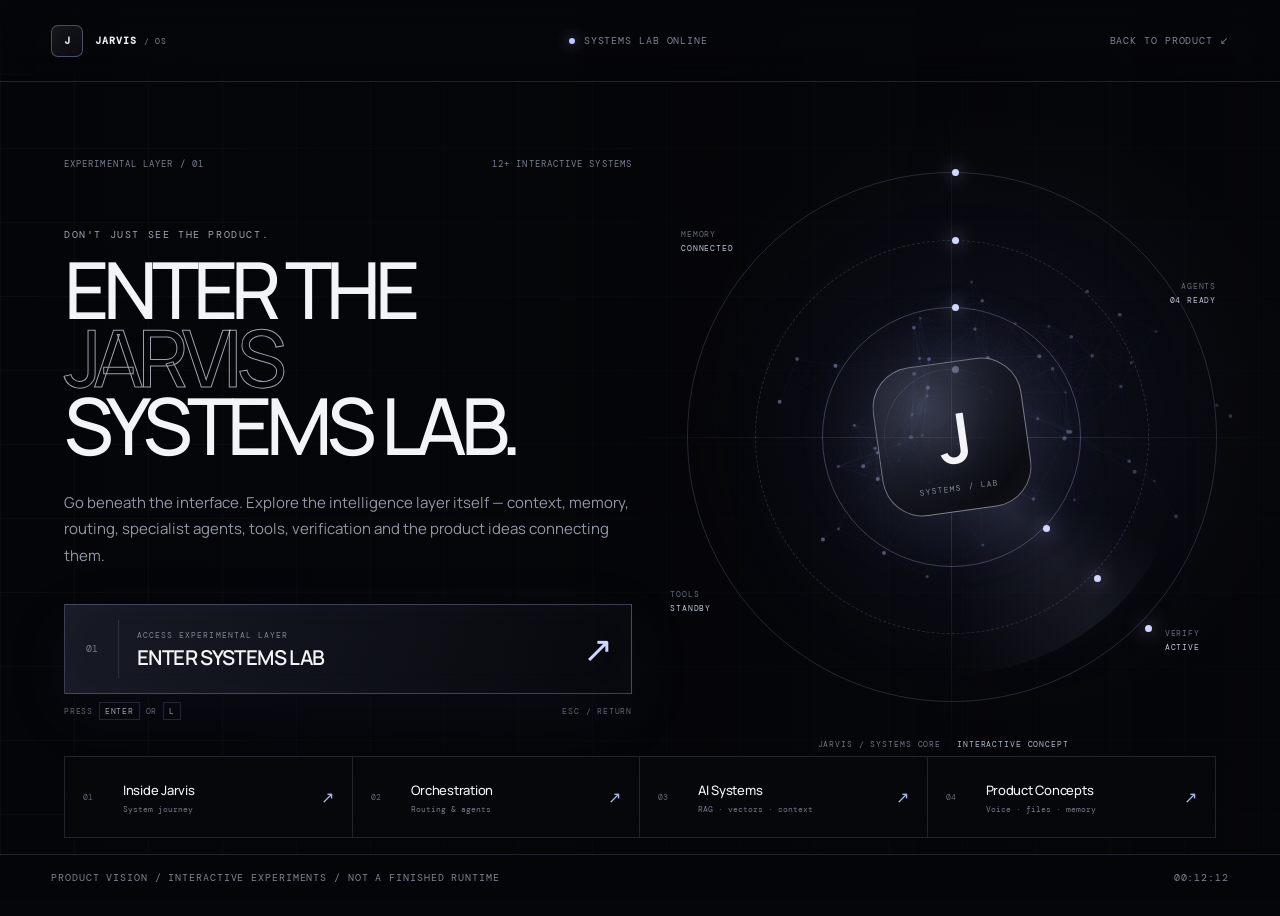
<file: systems-lab.html>
<!doctype html>
<html lang="en">
<head>
  <meta charset="utf-8">
  <meta name="viewport" content="width=device-width, initial-scale=1">
  <meta name="theme-color" content="#050609">
  <meta name="description" content="Enter the Jarvis Systems Lab — interactive architecture, memory, orchestration, AI systems and product experiments.">
  <title>Jarvis Systems Lab — Enter the system.</title>
  <link rel="icon" type="image/svg+xml" href="assets/jarvis-sigil.svg">
  <link rel="preconnect" href="https://fonts.googleapis.com">
  <link rel="preconnect" href="https://fonts.gstatic.com" crossorigin>
  <link href="https://fonts.googleapis.com/css2?family=DM+Mono:wght@300;400;500&family=Manrope:wght@400;500;600;700;800&display=swap" rel="stylesheet">
  <link rel="stylesheet" href="systems-lab-gateway.css">
  <script src="systems-lab-gateway.js" defer></script>
</head>
<body>
  <canvas class="gateway-canvas" id="gateway-canvas" aria-hidden="true"></canvas>
  <div class="gateway-grid" aria-hidden="true"></div>
  <div class="gateway-vignette" aria-hidden="true"></div>

  <header class="gateway-nav">
    <a class="gateway-brand" href="index.html" aria-label="Back to Jarvis OS">
      <span class="gateway-brand-mark">J</span>
      <span>JARVIS <small>/ OS</small></span>
    </a>
    <div class="gateway-status"><i></i><span>SYSTEMS LAB ONLINE</span></div>
    <a class="gateway-back" href="index.html">BACK TO PRODUCT ↙</a>
  </header>

  <main class="gateway-main">
    <section class="gateway-copy" aria-labelledby="gateway-title">
      <div class="gateway-kicker"><span>EXPERIMENTAL LAYER / 01</span><span>12+ INTERACTIVE SYSTEMS</span></div>
      <p class="gateway-overline">DON'T JUST SEE THE PRODUCT.</p>
      <h1 id="gateway-title">ENTER THE<br><span>JARVIS</span><br>SYSTEMS LAB.</h1>
      <p class="gateway-description">Go beneath the interface. Explore the intelligence layer itself — context, memory, routing, specialist agents, tools, verification and the product ideas connecting them.</p>

      <a class="enter-lab" href="lab.html" data-enter-lab>
        <span class="enter-index">01</span>
        <span class="enter-copy"><small>ACCESS EXPERIMENTAL LAYER</small><strong>ENTER SYSTEMS LAB</strong></span>
        <span class="enter-arrow" aria-hidden="true">↗</span>
      </a>
      <div class="gateway-hints"><span>PRESS <kbd>ENTER</kbd> OR <kbd>L</kbd></span><span>ESC / RETURN</span></div>
    </section>

    <section class="gateway-visual" aria-label="Jarvis Systems Lab portal visualization">
      <div class="visual-caption caption-a"><span>MEMORY</span><b>CONNECTED</b></div>
      <div class="visual-caption caption-b"><span>AGENTS</span><b>04 READY</b></div>
      <div class="visual-caption caption-c"><span>TOOLS</span><b>STANDBY</b></div>
      <div class="visual-caption caption-d"><span>VERIFY</span><b>ACTIVE</b></div>

      <div class="gateway-portal" id="gateway-portal" aria-hidden="true">
        <div class="portal-axis axis-x"></div>
        <div class="portal-axis axis-y"></div>
        <div class="portal-orbit orbit-a"><i></i><i></i></div>
        <div class="portal-orbit orbit-b"><i></i><i></i></div>
        <div class="portal-orbit orbit-c"><i></i><i></i></div>
        <div class="portal-orbit orbit-d"><i></i><i></i></div>
        <div class="portal-radar"></div>
        <div class="portal-halo"></div>
        <div class="portal-core">
          <span class="portal-core-label">J</span>
          <small>SYSTEMS / LAB</small>
        </div>
      </div>

      <div class="visual-readout"><span>JARVIS / SYSTEMS CORE</span><b>INTERACTIVE CONCEPT</b></div>
    </section>
  </main>

  <section class="gateway-dock" aria-label="Featured Systems Lab experiments">
    <a href="lab.html#inside-jarvis"><span>01</span><div><strong>Inside Jarvis</strong><small>System journey</small></div><i>↗</i></a>
    <a href="lab.html#orchestration-lab"><span>02</span><div><strong>Orchestration</strong><small>Routing & agents</small></div><i>↗</i></a>
    <a href="lab.html#concept-lab"><span>03</span><div><strong>AI Systems</strong><small>RAG · vectors · context</small></div><i>↗</i></a>
    <a href="lab.html#product-suite"><span>04</span><div><strong>Product Concepts</strong><small>Voice · files · memory</small></div><i>↗</i></a>
  </section>

  <footer class="gateway-footer">
    <span>PRODUCT VISION / INTERACTIVE EXPERIMENTS / NOT A FINISHED RUNTIME</span>
    <span data-gateway-clock>--:--:--</span>
  </footer>

  <div class="gateway-transition" aria-hidden="true" data-gateway-transition>
    <div class="transition-lines" aria-hidden="true"></div>
    <div class="transition-core">J</div>
    <span>ACCESS GRANTED</span>
    <strong>ENTERING JARVIS SYSTEMS LAB</strong>
  </div>
</body>
</html>
</file>
<file: experience.css>
@charset "UTF-8";
:root{color-scheme:dark;--bg:#08090b;--surface:#111216;--surface-2:#17181e;--text:#f0f1f4;--muted:#92959f;--line:rgba(227,231,244,.13);--accent:#b8bfff;--ease:cubic-bezier(.2,.75,.25,1);--sans:"Manrope",Arial,sans-serif;--mono:"DM Mono",monospace}
*{box-sizing:border-box}html{scroll-behavior:smooth;scroll-padding-top:110px}body{margin:0;background:var(--bg);color:var(--text);font-family:var(--sans);font-size:16px;-webkit-font-smoothing:antialiased;overflow-x:clip}body:has(dialog[open]){overflow:hidden}
a{color:inherit;text-decoration:none}button,input{font:inherit}button{cursor:pointer;color:inherit}button,a,input{-webkit-tap-highlight-color:transparent}button{border:0;background:none}button:disabled{cursor:wait;opacity:.5}button:focus-visible,a:focus-visible,input:focus-visible,[tabindex]:focus-visible{outline:2px solid var(--accent);outline-offset:5px}button,a{touch-action:manipulation}a,button{transition:color .25s,background .25s,border-color .25s,transform .45s var(--ease)}
::selection{background:var(--accent);color:var(--bg)}h1,h2,h3,h4,p{margin:0}h1,h2{font-weight:500}h2{font-size:clamp(2.6rem,4.6vw,5rem);line-height:1.1;letter-spacing:-.06em}h3{font-weight:500}p{line-height:1.75}em{font-style:normal}.muted{color:var(--muted)}.soft-type{color:#b9bfca}.eyebrow{font:400 .75rem/1.5 var(--mono);letter-spacing:.055em}.section-wrap{padding:106px clamp(24px,5vw,84px);max-width:1700px;margin:auto}.section-label{display:flex;justify-content:space-between;gap:20px;font:400 .75rem/1.5 var(--mono);letter-spacing:.03em;color:var(--muted);margin-bottom:74px}.section-label>span:first-child{color:var(--text)}.section-intro{display:flex;align-items:flex-end;justify-content:space-between;gap:40px;margin-bottom:60px}.section-intro>p{max-width:310px;color:var(--muted);font-size:16px}.sr-only{position:absolute;width:1px;height:1px;padding:0;overflow:hidden;clip:rect(0,0,0,0);white-space:nowrap;border:0}.skip-link{position:fixed;top:-100px;left:16px;z-index:1000;background:var(--text);color:var(--bg);padding:15px}.skip-link:focus{top:16px}
.reading-progress{position:fixed;z-index:90;top:0;left:0;right:0;height:2px;pointer-events:none}.reading-progress span{display:block;width:100%;height:100%;background:var(--accent);transform:scaleX(0);transform-origin:left}
.site-nav{height:92px;display:flex;justify-content:space-between;align-items:center;padding:0 clamp(24px,4vw,68px);position:fixed;z-index:50;inset:0 0 auto;gap:24px;transition:background .35s,border-color .35s; border-bottom:1px solid transparent}.site-nav.scrolled{background:rgba(8,9,11,.92);backdrop-filter:blur(20px);border-color:var(--line)}.wordmark{display:flex;align-items:center;gap:8px;font-size:15px;font-weight:700;letter-spacing:.08em;white-space:nowrap}.brand-symbol{width:26px;height:28px;display:grid;place-items:center;font-size:26px;font-weight:800;font-style:italic;line-height:1;letter-spacing:-.1em;margin-right:10px}.wordmark-os{font-size:12px;letter-spacing:.02em;font-weight:400;color:var(--muted)}.desktop-nav{display:flex;gap:30px}.desktop-nav a{font-size:14px;color:#afb1b8;position:relative}.desktop-nav a:after{content:"";position:absolute;bottom:-7px;left:0;width:100%;height:1px;background:var(--text);transform:scaleX(0);transform-origin:left;transition:transform .3s var(--ease)}.desktop-nav a:hover:after,.desktop-nav a.active:after{transform:scaleX(1)}.desktop-nav a:hover{color:var(--text)}.desktop-nav span{font-size:12px;margin-left:3px}.nav-actions{display:flex;gap:22px;align-items:center}.dev-status{font-size:12px;white-space:nowrap;color:var(--muted);display:flex;align-items:center;gap:8px}.dev-status i{width:5px;height:5px;border-radius:50%;background:var(--accent)}.nav-command{display:flex;gap:18px;align-items:center;font-size:14px;padding:11px 13px;border:1px solid #37383e;border-radius:5px}.nav-command:hover{background:#202127;border-color:#686b75}kbd{font:400 12px var(--mono);padding:3px 5px;border:1px solid var(--line);border-radius:3px;color:var(--muted)}.mobile-menu-toggle{display:none;padding:10px;font-size:23px}
.hero{padding:136px clamp(24px,5vw,84px) 26px;max-width:1700px;margin:auto;min-height:810px;height:min(940px,100svh);position:relative;display:flex;flex-direction:column;border-bottom:1px solid var(--line)}.hero-topline{display:flex;justify-content:space-between;color:var(--muted)}.hero-layout{flex:1;min-height:510px;display:grid;grid-template-columns:1fr 1fr;align-items:center;position:relative}.hero-copy{z-index:2;padding:18px 0 42px;pointer-events:none}.hero-copy a{pointer-events:auto}.hero h1{font-size:clamp(5.5rem,9.2vw,9.5rem);line-height:1.005;letter-spacing:-.07em;font-weight:500;position:relative}.hero h1 .line{display:block;overflow:hidden;padding:.02em .15em .1em 0;margin-bottom:-.1em}.hero h1 .line>span{display:block;animation:hero-enter 1.2s var(--ease) both}.hero h1 .line:nth-child(2)>span{animation-delay:.1s}.hero h1 .line:nth-child(3)>span{animation-delay:.2s}.hero-description{margin-top:28px;font-size:17px;line-height:1.6;color:#acaeb7;animation:fade-up 1s .35s var(--ease) both}.hero-links{display:flex;gap:26px;align-items:center;margin-top:28px;animation:fade-up 1s .45s var(--ease) both}.button{display:inline-flex;justify-content:space-between;align-items:center;gap:32px;font-size:14px;font-weight:600;min-height:52px;padding:16px 23px;border-radius:4px;position:relative}.button-light{background:var(--text);color:var(--bg)}.button-light:hover{background:#fff;transform:translateY(-3px);box-shadow:0 8px 30px #ffffff0a}.button span{font-size:20px;font-weight:400;transition:transform .4s}.button:hover span{transform:translate(3px,-3px)}.text-link{display:inline-flex;align-items:center;gap:22px;font-size:14px;line-height:1.5;padding:12px 0}.text-link:hover{color:var(--accent)}.text-link>span{display:inline-block;transition:transform .3s}.text-link:hover>span{transform:translate(3px,-3px)}
.core-stage{height:100%;min-height:520px;position:relative;align-self:stretch;margin-left:-110px;margin-right:-40px;isolation:isolate}.core-stage:after{content:"";position:absolute;inset:12% 0 10%;border-radius:50%;background:radial-gradient(ellipse,rgba(148,158,233,.04),transparent 67%);z-index:-1;pointer-events:none}#jarvis-core{display:block;width:100%;height:100%;position:absolute;inset:0;cursor:grab;touch-action:pan-y;opacity:0;transition:opacity 1s}#jarvis-core.is-ready{opacity:1}#jarvis-core:active{cursor:grabbing}.core-fallback{position:absolute;inset:0;display:grid;place-items:center;z-index:-1}.core-fallback span{font-size:clamp(180px,20vw,300px);font-weight:500;color:#353844;transform:rotate(-12deg)}.core-stage.has-webgl .core-fallback{display:none}.core-annotation{position:absolute;z-index:2;pointer-events:none;font-size:12px;color:var(--muted);display:flex;gap:12px;line-height:1.6}.annotation-top{right:9%;top:14%}.annotation-top>div{display:flex;flex-direction:column;gap:5px}.annotation-top .eyebrow{color:var(--text)}.tiny-cross{font-size:21px;font-weight:300;color:var(--muted);line-height:1}.annotation-bottom{left:27%;bottom:16%;align-items:center}.core-pulse{width:5px;height:5px;background:var(--accent);border-radius:100%;box-shadow:0 0 14px #b8bfff70;animation:breathe 3s ease-in-out infinite}.core-controls{position:absolute;bottom:3%;left:29%;right:20%;display:flex;justify-content:center;gap:15px;align-items:center;color:var(--muted)}.core-controls button{width:36px;height:36px;border:1px solid var(--line);border-radius:50%;font-size:16px}.core-controls button:hover{border-color:var(--muted);background:#ffffff08}.hero-foot{display:flex;justify-content:space-between;align-items:center;border-top:1px solid var(--line);padding-top:23px;gap:20px;color:var(--muted);font-size:12px}.hero-foot-note{font-size:12px}.scroll-note{display:flex;align-items:center;gap:11px}.scroll-track{height:20px;width:1px;background:#373941;position:relative;overflow:hidden}.scroll-track:after{content:"";position:absolute;width:1px;height:8px;background:var(--text);animation:scroll-hint 2s ease-in-out infinite}
.vision{padding-top:110px;padding-bottom:64px}.vision-grid{display:grid;grid-template-columns:1.45fr 1fr;gap:80px}.vision h2{font-size:clamp(2.7rem,4.15vw,4.7rem);line-height:1.15}.vision-detail{padding-top:5px}.vision-detail>p:first-child{font-size:22px;line-height:1.55;max-width:360px;letter-spacing:-.025em}.vision-detail .secondary{margin-top:22px;color:var(--muted);max-width:390px}.context-list{margin-top:34px}.context-list>div{display:flex;align-items:center;gap:22px;padding:18px 0;border-top:1px solid var(--line);font-size:14px}.context-list>div>span:last-child{margin-left:auto;color:var(--muted)}.context-index{font:12px var(--mono);color:var(--muted)}.principle-band{display:flex;align-items:center;justify-content:space-between;gap:22px;border-top:1px solid var(--line);border-bottom:1px solid var(--line);margin-top:85px;padding:30px 0;font:12px/1.7 var(--mono);letter-spacing:.03em;color:var(--muted)}.principle-band strong{color:var(--text);font-weight:400}
.experience{padding-top:60px}.workspace-perspective{perspective:1500px}.workspace{border:1px solid #34363e;border-radius:12px;background:#101115;overflow:hidden;box-shadow:0 60px 140px #0009,0 0 90px #a0a9ff05;transform:rotateX(var(--workspace-tilt,0deg));transform-origin:center 60%;will-change:transform}.workspace-chrome{height:45px;display:flex;align-items:center;justify-content:space-between;background:#18191e;border-bottom:1px solid var(--line);padding:0 20px;gap:15px;font:11px var(--mono);color:var(--muted)}.window-controls{display:flex;gap:6px}.window-controls i{display:block;background:#41434b;width:7px;height:7px;border-radius:50%}.concept-tag{font:10px var(--mono);letter-spacing:.04em;padding:5px 7px;border:1px solid var(--line);border-radius:3px;color:var(--muted);white-space:nowrap}.workspace-body{display:grid;grid-template-columns:225px 1fr;min-height:405px}.workspace-sidebar{border-right:1px solid var(--line);padding:30px 15px 20px;display:flex;flex-direction:column;background:#0f1013}.sidebar-caption{font:10px var(--mono);color:var(--muted);letter-spacing:.05em;padding:0 12px}.workspace-tabs{display:flex;flex-direction:column;gap:5px;margin-top:14px}.workspace-tabs button{font-size:14px;display:flex;align-items:center;gap:12px;padding:12px;border-radius:5px;text-align:left;color:var(--muted);min-height:42px}.workspace-tabs button>span{width:18px;text-align:center;font-size:17px}.workspace-tabs button:hover{background:#ffffff06;color:var(--text)}.workspace-tabs button.active{background:#22232b;color:var(--text)}.sidebar-projects{margin-top:29px;display:flex;flex-direction:column;gap:7px}.sidebar-projects .sidebar-caption{margin-bottom:4px}.sidebar-projects button{display:flex;align-items:center;font-size:12px;gap:10px;text-align:left;padding:8px 12px;color:var(--muted)}.project-square{width:6px;height:6px;border:1px solid var(--accent);border-radius:2px}.square-alt{border-color:#808594}.sidebar-profile{display:flex;align-items:center;gap:9px;margin-top:auto;padding:24px 10px 0;font-size:12px}.avatar{width:29px;height:29px;display:grid;place-items:center;border-radius:7px;background:#282a34;color:var(--accent)}.sidebar-profile small{display:block;font-size:10px;color:var(--muted);margin-top:4px}.workspace-panel{padding:38px clamp(25px,4vw,64px) 25px;display:flex;flex-direction:column;min-width:0}.workspace-greeting>.eyebrow{font-size:10px;color:var(--muted)}.workspace-greeting h3{font-size:clamp(24px,2.5vw,35px);letter-spacing:-.05em;margin:13px 0 10px}.workspace-greeting>p{font-size:14px;color:var(--muted);line-height:1.65}.resume-card{margin-top:25px;border:1px solid #343641;background:linear-gradient(120deg,#1e202a,#15161c);border-radius:8px;padding:22px;display:grid;grid-template-columns:1fr auto;gap:16px}.resume-card .eyebrow{color:var(--muted);font-size:10px}.resume-card h4{font-size:22px;font-weight:500;letter-spacing:-.03em;margin:7px 0}.resume-card p{font-size:12px;color:var(--muted)}.round-button{border:1px solid var(--line);border-radius:50%;width:38px;height:38px;align-self:center;font-size:19px}.round-button:hover{color:var(--bg);background:var(--text)}.resume-foot{grid-column:1/-1;display:flex;justify-content:space-between;gap:15px;border-top:1px solid var(--line);padding-top:14px;font:10px/1.5 var(--mono);color:var(--muted)}.workspace-bottom{display:flex;justify-content:space-between;gap:15px;margin-top:auto;padding-top:23px;font-size:10px;color:#747781}.workspace-bottom>span:last-child{font:10px var(--mono)}.demo-console{border-top:1px solid var(--line);padding:25px 32px 20px;background:#14151a}.demo-output{display:flex;gap:14px;align-items:flex-start;min-height:69px}.mini-sigil{width:29px;height:32px;border:1px solid #515669;border-radius:6px;display:grid;place-items:center;font-size:18px;flex-shrink:0;color:var(--accent)}.demo-output .eyebrow{font-size:10px;color:var(--accent)}.demo-output p{font-size:14px;line-height:1.65;color:#d0d2db;margin-top:5px;max-width:770px}.execution-track{margin:10px 0 18px;padding:0;display:grid;grid-template-columns:repeat(4,1fr);list-style:none;font:11px var(--mono);color:#8c8f9a;gap:8px}.execution-track li{border-top:1px solid #30313b;padding-top:10px;transition:color .4s,border-color .4s}.execution-track li.active{color:var(--accent);border-color:var(--accent)}.execution-track li.complete{color:#d9dcec;border-color:#777eaa}.prompt-form{display:flex;align-items:center;gap:12px;border:1px solid #42454f;border-radius:6px;padding:5px 7px 5px 17px;background:#0b0c10;transition:border-color .2s}.prompt-form:focus-within{border-color:var(--accent)}.prompt-symbol{font-size:20px;color:var(--muted)}.prompt-form input{background:none;color:var(--text);width:100%;min-width:0;border:0;font-size:14px;padding:13px 0;outline:none}.prompt-form input:focus-visible{outline:0}.prompt-form input::placeholder{color:#81848f}.prompt-form button{width:36px;height:36px;background:#dfe2ec;color:#0b0c10;border-radius:4px;flex-shrink:0;font-size:22px}.prompt-form button:hover{background:white}.prompt-presets{display:flex;flex-wrap:wrap;gap:10px;margin-top:12px}.prompt-presets button{border:1px solid var(--line);border-radius:4px;font-size:12px;padding:7px 11px;color:var(--muted)}.prompt-presets button:hover{background:#ffffff0a;color:var(--text)}.demo-disclosure{text-align:center;font-size:12px;color:var(--muted);margin-top:23px}.workspace-list{display:flex;flex-direction:column;gap:10px;margin-top:20px}.workspace-item{padding:13px 15px;border:1px solid var(--line);border-radius:5px;font-size:14px;display:flex;justify-content:space-between;align-items:center;gap:15px}.workspace-item small{display:block;margin-top:5px;font-size:12px;color:var(--muted)}.workspace-item .eyebrow{font-size:10px;white-space:nowrap;color:var(--accent)}
.continuity{background:#e9ebef;color:#13151a;overflow:hidden}.continuity .section-label{color:#6a6f7a}.continuity .section-label>span:first-child{color:#23262d}.continuity-grid{display:grid;grid-template-columns:1.2fr 1fr;gap:90px;align-items:center}.continuity h2{font-size:clamp(3.4rem,5.7vw,6.4rem);letter-spacing:-.065em;line-height:1.08}.light-muted{color:#848b98}.continuity-description{color:#616773;max-width:380px;margin-top:32px;font-size:16px}.memory-stack{position:relative;perspective:900px;padding:10px 0 40px;max-width:460px;width:100%;margin:0 auto}.stack-under{position:absolute;inset:5px -7px 72px;border:1px solid #c8cbd3;background:#d9dce4;border-radius:9px;transform:rotate(4deg);transition:transform .7s var(--ease)}.stack-under-two{transform:rotate(-7deg);background:#e0e3e9;inset:-4px -4px 78px}.memory-stack:hover .stack-under{transform:rotate(6deg)}.memory-stack:hover .stack-under-two{transform:rotate(-10deg)}.memory-card{position:relative;background:#f7f8fa;border:1px solid #d4d7df;border-radius:9px;box-shadow:0 28px 60px #31364c16;padding:29px;color:#1a1d24;transform:rotate(-2deg);transition:transform .7s var(--ease)}.memory-stack:hover .memory-card{transform:rotate(0) translateY(-5px)}.memory-card-head{display:flex;align-items:center;gap:10px;font:10px var(--mono);color:#777d89;margin-bottom:32px}.memory-card-head .concept-tag{margin-left:auto;border-color:#d4d7df;color:#717885}.memory-glyph{font-size:24px;color:#424b69}.memory-card h3{font-size:35px;letter-spacing:-.05em}.memory-subtitle{font-size:14px;color:#777e8b;margin-top:7px}.memory-tabs{display:flex;gap:20px;border-bottom:1px solid #dcdfe5;margin-top:30px}.memory-tabs button{color:#7a808c;font-size:14px;padding:0 0 12px;position:relative}.memory-tabs button.active{color:#171b24}.memory-tabs button:after{content:"";position:absolute;bottom:-1px;left:0;right:0;height:2px;background:#171b24;transform:scaleX(0);transition:transform .3s}.memory-tabs button.active:after{transform:scaleX(1)}.memory-detail{padding:23px 0;min-height:155px}.memory-detail .eyebrow{font-size:10px;color:#858c99}.memory-detail p{font-size:16px;line-height:1.6;margin-top:10px}.memory-context{display:block;font:10px/1.6 var(--mono);color:#7c8391;margin-top:12px}.memory-resume{width:100%;padding:15px 16px;background:#1a1d25;color:#f0f2f8;border-radius:5px;display:flex;justify-content:space-between;align-items:center;font-size:14px}.memory-resume:hover{background:#343a4b}.memory-resume span{font-size:20px}.memory-caption{display:flex;justify-content:center;gap:12px;font-size:12px;color:#747b88;margin-top:40px}.memory-caption>span{font-size:17px}
.agent-grid{display:grid;grid-template-columns:repeat(4,1fr);border-left:1px solid var(--line)}.agent-card{border-top:1px solid var(--line);border-bottom:1px solid var(--line);border-right:1px solid var(--line);padding:27px 24px 20px;display:flex;flex-direction:column;text-align:left;min-width:0;position:relative;overflow:hidden;transform:translateY(0);background:#0a0b0e}.agent-card:hover{background:#16181f;transform:translateY(-8px)}.agent-card[aria-pressed=true]{background:#171920}.agent-card[aria-pressed=true]:before{content:"";height:2px;position:absolute;top:0;left:0;right:0;background:var(--accent)}.agent-number{font:10px var(--mono);letter-spacing:.04em;color:var(--muted)}.agent-mark{font-family:Arial,sans-serif;font-size:48px;line-height:1;color:#adb3c8;margin:46px 0 29px;transition:transform .7s var(--ease)}.agent-card:hover .agent-mark{transform:rotate(12deg)}.agent-card h3{font-size:22px;letter-spacing:-.035em;margin-bottom:12px}.agent-card p{font-size:14px;color:var(--muted);line-height:1.7;min-height:76px}.agent-footer{display:flex;justify-content:space-between;gap:10px;width:100%;font:10px/1.7 var(--mono);color:#abadb8;border-top:1px solid var(--line);padding-top:18px;margin-top:30px}.agent-footer>span{font:20px var(--sans);line-height:1}.agent-detail{display:flex;justify-content:space-between;align-items:center;gap:30px;margin-top:24px;padding:22px 0;border-bottom:1px solid var(--line)}.agent-detail .eyebrow{font-size:10px;color:var(--muted)}.agent-detail p{font-size:14px;margin-top:8px;line-height:1.6}.agent-detail button{white-space:nowrap;color:var(--accent)}.lab-link{margin-top:70px;display:flex;justify-content:space-between;align-items:center;gap:30px;padding:32px 36px;border:1px solid var(--line);border-radius:5px;background:linear-gradient(110deg,#15171e,#0c0d11)}.lab-link .eyebrow{color:var(--muted);font-size:10px}.lab-link h3{font-size:29px;letter-spacing:-.045em;margin:11px 0 9px}.lab-link p{font-size:14px;color:var(--muted)}.lab-link-arrow{font-size:48px;font-weight:400;line-height:1;transition:transform .5s}.lab-link:hover{border-color:#64697a}.lab-link:hover .lab-link-arrow{transform:translate(8px,-8px)}
.roadmap{padding-top:45px;border-top:1px solid var(--line)}.roadmap .section-label{margin-top:25px}.roadmap-layout{display:grid;grid-template-columns:.9fr 1.2fr;gap:100px}.roadmap h2{margin-bottom:27px}.roadmap-layout>div>p{color:var(--muted);max-width:300px;font-size:16px;margin-bottom:18px}.roadmap-layout .text-link{font-size:14px;color:var(--accent)}.roadmap-row{display:grid;grid-template-columns:25px 1fr auto;gap:15px;align-items:center;padding:28px 0;border-top:1px solid var(--line)}.roadmap-row:last-child{border-bottom:1px solid var(--line)}.roadmap-index{font:11px var(--mono);color:var(--muted)}.roadmap-row .eyebrow{font-size:10px;color:var(--muted)}.roadmap-row h3{font-size:16px;line-height:1.5;margin-top:9px;letter-spacing:-.02em}.stage-badge{font:10px var(--mono);border:1px solid var(--line);padding:7px 9px;border-radius:3px;color:var(--muted);white-space:nowrap}.active-badge{border-color:#484c65;color:#bbc3ec;background:#b8bfff06}
.finale{padding-top:20px;padding-bottom:0;overflow:hidden}.finale .section-label{margin-bottom:78px;border-top:1px solid var(--line);padding-top:36px}.finale h2{font-size:clamp(4rem,8.3vw,9.2rem);line-height:1.06;letter-spacing:-.07em}.finale-bottom{display:flex;justify-content:space-between;align-items:center;gap:30px;margin:35px 0 80px}.finale-bottom p{font-size:16px;color:var(--muted)}.finale-word{font-size:clamp(7rem,22.6vw,24rem);font-weight:500;letter-spacing:-.08em;line-height:.85;color:#1b1d24;user-select:none;margin-left:-.065em;position:relative;transform:translateY(var(--footer-offset,0px))}.site-footer{border-top:1px solid var(--line);padding:30px clamp(24px,4vw,68px);display:flex;justify-content:space-between;gap:30px;position:relative;background:var(--bg);color:var(--muted);font-size:12px}.site-footer>div{display:flex;align-items:center;gap:24px}.site-footer>div:first-child{gap:16px}.footer-brand{color:var(--text);font-size:12px;font-weight:700;letter-spacing:.04em}.footer-controls button{font-size:12px;color:var(--muted);padding:8px 0}.footer-controls button:hover,.site-footer a:hover{color:var(--text)}.footer-controls kbd{margin-left:4px;font-size:10px}.footer-controls button[aria-pressed=true]{color:#d6d9e8}
dialog{color:var(--text);background:#101216;border:1px solid #3c404d;padding:30px;border-radius:12px;width:min(610px,calc(100% - 32px));max-height:calc(100svh - 48px);box-shadow:0 40px 150px #000c}dialog::backdrop{background:#000b;backdrop-filter:blur(10px)}dialog[open]{animation:dialog-in .35s var(--ease)}.dialog-heading{display:flex;justify-content:space-between;align-items:center;color:var(--muted);margin-bottom:25px;gap:20px}.dialog-heading button{width:34px;height:34px;font-size:25px;border:1px solid var(--line);border-radius:50%;line-height:1}.dialog-heading button:hover{background:#ffffff12;color:var(--text)}dialog h2{font-size:36px;letter-spacing:-.05em;margin-bottom:15px}dialog>p{color:var(--muted);font-size:14px;margin-bottom:24px}.command-dialog .prompt-form{margin-bottom:22px}.command-quick{display:flex;flex-direction:column;gap:5px}.command-quick button{display:flex;text-align:left;align-items:center;gap:18px;padding:15px 9px;border-radius:4px;font-size:14px}.command-quick button:hover{background:#ffffff07}.command-quick button span:first-child{font:11px var(--mono);color:var(--muted)}.command-quick button span:last-child{margin-left:auto}.dialog-foot{border-top:1px solid var(--line);padding-top:20px;margin-top:20px;font:10px var(--mono);display:flex;justify-content:space-between;color:var(--muted);gap:20px}.shortcuts-dialog dl{margin:25px 0 0}.shortcuts-dialog dl>div{display:flex;justify-content:space-between;gap:15px;padding:17px 0;border-top:1px solid var(--line);font-size:14px}.shortcuts-dialog dd{margin:0;white-space:nowrap}.mobile-menu nav{display:flex;flex-direction:column}.mobile-menu nav a{display:flex;justify-content:space-between;gap:20px;padding:18px 0;border-top:1px solid var(--line);font-size:30px;letter-spacing:-.04em}.mobile-menu nav a span{font:12px var(--mono);align-self:center;color:var(--muted)}
[data-reveal].is-seen{animation:fade-up .85s var(--ease) both;animation-delay:var(--reveal-delay,0ms)}.workspace-panel.refreshing,.memory-detail.refreshing{animation:panel-in .4s var(--ease)}.demo-output.busy .mini-sigil{animation:breathe 1.4s infinite}.executing .resume-card{border-color:#7b84bd}.executing .core-pulse{background:#fff}
@keyframes hero-enter{from{transform:translateY(110%) rotate(3deg);opacity:.3}to{transform:translateY(0) rotate(0);opacity:1}}@keyframes fade-up{from{transform:translateY(28px);opacity:0}to{transform:translateY(0);opacity:1}}@keyframes panel-in{from{opacity:.35;transform:translateY(8px)}to{opacity:1;transform:translateY(0)}}@keyframes dialog-in{from{opacity:0;transform:translateY(15px) scale(.98)}to{opacity:1;transform:translateY(0) scale(1)}}@keyframes breathe{50%{opacity:.35;box-shadow:0 0 22px #b8bfff33}}@keyframes scroll-hint{from{transform:translateY(-10px)}to{transform:translateY(28px)}}
@media(min-width:1600px){.hero{height:940px}.core-stage{margin-left:-90px}.hero-layout{min-height:600px}}
@media(max-width:1180px){.desktop-nav{gap:20px}.dev-status{display:none}.site-nav{height:80px}.hero{padding-top:119px;height:auto;min-height:800px}.hero-layout{min-height:590px}.core-stage{margin-left:-80px;margin-right:-20px}.hero h1{font-size:9.9vw}.hero-links{gap:18px}.hero-links .text-link{font-size:12px}.hero .button{gap:20px;padding:14px 17px}.vision-grid{gap:60px}.agent-card{padding:24px 18px}.agent-card h3{font-size:20px}.agent-card p{font-size:14px;min-height:100px}.roadmap-layout{gap:50px}.site-footer{flex-wrap:wrap;gap:18px}.site-footer>div{gap:16px}.hero-edition{display:none}}
@media(max-width:900px){.section-wrap{padding:80px 30px}.section-label{margin-bottom:50px}.site-nav{padding:0 28px;gap:18px}.desktop-nav{gap:17px}.desktop-nav a{font-size:12px}.nav-command{font-size:12px;gap:9px}.hero{padding-left:30px;padding-right:30px;min-height:740px}.hero-layout{min-height:530px}.hero h1{font-size:11vw}.core-stage{margin-left:-50px;margin-right:-15px;min-height:500px}.annotation-top{right:0}.annotation-bottom{left:20%;bottom:21%}.core-controls{left:10%;right:0;bottom:8%}.hero-foot-note{display:none}.hero-description{font-size:16px}.hero-links{flex-wrap:wrap;gap:6px 22px}.vision-grid{grid-template-columns:1fr 1fr;gap:40px}.vision-detail>p:first-child{font-size:20px}.principle-band{font-size:10px;gap:10px}.section-intro>p{max-width:270px}.workspace-body{grid-template-columns:190px 1fr}.workspace-panel{padding:32px 26px 23px}.continuity-grid{gap:45px}.continuity h2{font-size:5.9vw}.memory-card{padding:23px}.memory-tabs{gap:16px}.agent-grid{grid-template-columns:repeat(2,1fr)}.agent-card p{min-height:48px}.agent-mark{margin:30px 0 22px}.agent-card:nth-child(n+3){border-top:0}.roadmap-layout{grid-template-columns:1fr;gap:45px}.roadmap-layout>div>p{max-width:470px}.finale{padding-bottom:0}.finale-word{font-size:23vw}.finale-bottom{margin-bottom:70px}.site-footer>div:last-child{margin-left:auto}}
@media(max-width:640px){html{scroll-padding-top:90px}.section-wrap{padding:65px 22px}.section-label{font-size:10px;gap:16px;margin-bottom:40px}.section-label>span:last-child{text-align:right;max-width:140px}.site-nav{height:72px;padding:0 22px}.wordmark{font-size:13px;gap:6px}.wordmark-os{font-size:10px}.brand-symbol{margin-right:5px}.desktop-nav{display:none}.mobile-menu-toggle{display:block}.nav-actions{gap:11px}.nav-command{font-size:12px;padding:8px 10px}.nav-command kbd{display:none}.hero{padding:107px 22px 20px;min-height:0;height:auto}.hero-topline .eyebrow{font-size:10px}.hero-layout{display:flex;flex-direction:column;min-height:0;align-items:stretch}.hero-copy{padding:36px 0 0}.hero h1{font-size:clamp(4rem,19vw,7rem);line-height:1.03;letter-spacing:-.065em}.hero h1 .line:nth-child(1){display:inline-block}.hero h1 .line:nth-child(2){display:inline-block}.hero h1 .line:nth-child(1)>span:after{content:" ";white-space:pre}.hero h1 .line{padding-right:0}.hero h1 .line:nth-child(2){display:block}.hero-description{font-size:16px;margin-top:22px;line-height:1.7}.desktop-break{display:none}.hero-links{margin-top:24px;gap:24px}.hero-links .text-link{font-size:14px}.hero .button{padding:14px 20px}.core-stage{width:100%;height:350px;min-height:350px;margin:-5px 0 12px;align-self:center}.core-annotation{font-size:10px;gap:7px}.annotation-top{top:11%;right:2%}.annotation-top .eyebrow{font-size:10px}.annotation-bottom{bottom:17%;left:17%}.core-controls{bottom:0;left:0;right:0}.core-controls .eyebrow{font-size:10px}.core-controls button{width:32px;height:32px}.hero-foot{padding-top:18px;font-size:10px}.hero-foot .eyebrow{font-size:10px}.vision-grid{grid-template-columns:1fr;gap:35px}.vision h2{font-size:clamp(2.5rem,8.5vw,3.7rem)}.vision-detail>p:first-child{font-size:20px;max-width:100%}.vision-detail .secondary{font-size:16px;max-width:100%}.context-list{margin-top:25px}.principle-band{margin-top:42px;display:flex;justify-content:center;flex-wrap:wrap;gap:10px 16px;padding:23px 0;font-size:10px}.principle-band strong{flex-basis:100%;text-align:center}.principle-band>span:nth-child(4){display:none}.experience{padding-top:12px}.section-intro{display:block;margin-bottom:30px}.section-intro>p{margin-top:23px;max-width:100%;font-size:16px}.section-intro h2{font-size:clamp(2.35rem,8vw,3.7rem)}.workspace{border-radius:8px;transform:none!important}.workspace-chrome{padding:0 12px;font-size:9px;height:40px}.concept-tag{font-size:9px;padding:4px 5px}.workspace-body{display:flex;flex-direction:column;min-height:0}.workspace-sidebar{padding:10px 10px;border-bottom:1px solid var(--line);border-right:0}.workspace-sidebar>.sidebar-caption,.sidebar-projects,.sidebar-profile{display:none}.workspace-tabs{flex-direction:row;margin:0;justify-content:space-between;gap:1px}.workspace-tabs button{font-size:12px;padding:9px 8px;gap:5px;min-height:40px}.workspace-tabs button>span{font-size:14px;width:14px}.workspace-panel{padding:26px 19px 20px;min-height:337px}.workspace-greeting h3{font-size:26px}.workspace-greeting>.eyebrow{font-size:9px}.workspace-greeting p{font-size:14px}.resume-card{margin-top:22px;padding:17px 15px}.resume-card h4{font-size:22px}.resume-card p{font-size:12px}.resume-foot{font-size:9px;gap:8px}.workspace-bottom{font-size:9px}.demo-console{padding:20px 16px 16px}.demo-output{gap:10px;min-height:94px}.demo-output p{font-size:14px}.demo-output .eyebrow{font-size:9px}.mini-sigil{width:24px;height:28px;font-size:16px}.execution-track{font-size:9px;gap:6px;margin:10px 0 18px}.prompt-form{gap:7px;padding-left:11px}.prompt-form input{font-size:13px}.prompt-form button{width:32px;height:32px;font-size:21px}.prompt-symbol{display:none}.prompt-presets{gap:7px}.prompt-presets button{font-size:11px;padding:7px 8px}.demo-disclosure{font-size:12px;margin-top:18px}.continuity-grid{grid-template-columns:1fr;gap:54px}.continuity h2{font-size:clamp(3rem,11.9vw,4.8rem);line-height:1.05}.continuity-description{font-size:16px;margin-top:27px;max-width:100%}.memory-stack{max-width:390px;padding:8px 7px 20px}.memory-card{padding:25px 22px}.memory-card-head{margin-bottom:25px}.memory-card h3{font-size:32px}.memory-tabs{gap:24px}.memory-detail{min-height:158px}.memory-caption{margin-top:32px;font-size:12px}.agent-grid{grid-template-columns:1fr 1fr}.agent-card{padding:23px 15px 18px}.agent-mark{font-size:39px;margin:28px 0 22px}.agent-number{font-size:9px}.agent-card h3{font-size:18px;letter-spacing:-.04em;line-height:1.25}.agent-card p{font-size:14px;min-height:104px;line-height:1.65}.agent-footer{font-size:9px;flex-wrap:wrap;gap:8px;align-items:center;padding-top:15px;margin-top:21px}.agent-detail{align-items:flex-start;flex-direction:column;gap:12px}.agent-detail .eyebrow{font-size:10px}.agent-detail p{font-size:14px}.lab-link{padding:25px 22px;margin-top:40px;gap:18px}.lab-link h3{font-size:23px}.lab-link p{font-size:14px}.lab-link-arrow{font-size:35px}.roadmap{padding-top:35px}.roadmap .section-label{margin-top:0}.roadmap h2{font-size:3.2rem}.roadmap-layout{gap:25px}.roadmap-row{grid-template-columns:17px 1fr;gap:10px;padding:22px 0}.roadmap-row .stage-badge{grid-column:2;justify-self:start;margin-top:3px}.roadmap-row h3{font-size:16px}.roadmap-layout>div>p{font-size:16px}.finale{padding-top:0;padding-bottom:0}.finale .section-label{margin-bottom:42px;padding-top:27px}.finale h2{font-size:clamp(2.8rem,10vw,4.4rem)}.finale-bottom{flex-direction:column;align-items:flex-start;gap:23px;margin:26px 0 63px}.finale-bottom p{font-size:16px}.finale-word{font-size:22.5vw;line-height:.88}.site-footer{padding:24px 22px;font-size:12px;gap:20px}.site-footer>div{width:100%;justify-content:space-between;gap:12px}.site-footer>div:first-child{flex-wrap:wrap;gap:8px 16px}.site-footer>div:last-child{border-top:1px solid var(--line);padding-top:20px}.footer-controls{justify-content:flex-start!important;gap:22px!important}.footer-controls button{font-size:12px}dialog{padding:22px;border-radius:8px}dialog h2{font-size:30px}.shortcuts-dialog dl>div{font-size:12px}.shortcuts-dialog kbd{font-size:10px}}
@media(max-width:360px){.nav-command{display:none}.workspace-tabs button{padding:9px 5px;font-size:11px}.agent-grid{grid-template-columns:1fr}.agent-card p{min-height:0}.agent-card:nth-child(n+2){border-top:0}.hero-links{gap:12px}.hero-links .text-link{font-size:12px}}
@media(prefers-reduced-motion:reduce){html{scroll-behavior:auto}*,*:before,*:after{animation:none!important;transition:none!important}.workspace,.finale-word{transform:none!important}}
html.motion-off{scroll-behavior:auto}html.motion-off *,html.motion-off *:before,html.motion-off *:after{animation:none!important;transition:none!important}html.motion-off .workspace,html.motion-off .finale-word{transform:none!important}


@media(max-width:640px){.hero h1{font-size:clamp(3rem,15.8vw,4.1rem)}.hero h1 .line:nth-child(2){display:inline-block}.core-stage{height:320px;min-height:320px}.hero-copy{padding-top:28px}}
</file>
<file: homepage-signature.css>
/* Jarvis homepage signature layer — cinematic awakening + featured Systems Lab gateway */

/* ---------- Awakening ---------- */
.jarvis-awakening{position:fixed;inset:0;z-index:5000;background:#050609;color:#f2f3f7;overflow:hidden;display:grid;place-items:center;isolation:isolate}
.jarvis-awakening::before{content:"";position:absolute;inset:-20%;background:radial-gradient(circle at 50% 48%,rgba(148,158,233,.12),transparent 28%),linear-gradient(rgba(255,255,255,.025) 1px,transparent 1px),linear-gradient(90deg,rgba(255,255,255,.025) 1px,transparent 1px);background-size:auto,72px 72px,72px 72px;mask-image:radial-gradient(circle at center,#000 10%,transparent 68%);opacity:.9;transform:scale(1.05);animation:awaken-grid 4s ease both}
.jarvis-awakening::after{content:"";position:absolute;inset:0;background:linear-gradient(180deg,transparent 48%,rgba(185,194,255,.07) 49%,transparent 51%);background-size:100% 6px;opacity:.24;pointer-events:none}
.awaken-top{position:absolute;top:28px;left:clamp(24px,4vw,66px);right:clamp(24px,4vw,66px);display:flex;justify-content:space-between;align-items:center;font:10px/1.4 "DM Mono",monospace;letter-spacing:.08em;color:#898e9d}
.awaken-top strong{font-weight:500;color:#dfe3f2}.awaken-top i{display:inline-block;width:5px;height:5px;border-radius:50%;background:#b8bfff;box-shadow:0 0 18px rgba(184,191,255,.8);margin-right:8px;animation:awaken-pulse 1.2s ease-in-out infinite}
.awaken-skip{position:absolute;right:clamp(24px,4vw,66px);bottom:30px;z-index:3;padding:10px 0;border-bottom:1px solid #40434d;color:#8f93a0;font:10px "DM Mono",monospace;letter-spacing:.06em}.awaken-skip:hover{color:#fff;border-color:#fff}
.awaken-shell{position:relative;width:min(92vw,1180px);height:min(78vh,720px);display:grid;grid-template-columns:1fr minmax(280px,480px) 1fr;align-items:center;gap:35px}
.awaken-diagnostics{font:10px/1.75 "DM Mono",monospace;color:#717684;letter-spacing:.035em;display:flex;flex-direction:column;gap:12px}
.awaken-diagnostics.right{text-align:right;align-items:flex-end}.awaken-diagnostics span{display:flex;gap:14px;align-items:center;opacity:0;transform:translateY(8px);animation:awaken-line .55s cubic-bezier(.2,.75,.25,1) forwards}.awaken-diagnostics.right span{flex-direction:row-reverse}.awaken-diagnostics span:nth-child(2){animation-delay:.2s}.awaken-diagnostics span:nth-child(3){animation-delay:.4s}.awaken-diagnostics span:nth-child(4){animation-delay:.6s}.awaken-diagnostics b{font-weight:400;color:#c9cedc}.awaken-diagnostics i{display:block;width:22px;height:1px;background:#464b5a}
.awaken-center{display:flex;flex-direction:column;align-items:center;text-align:center;position:relative}
.awaken-core{position:relative;width:min(38vw,350px);aspect-ratio:1;display:grid;place-items:center;filter:drop-shadow(0 0 30px rgba(152,164,255,.12))}
.awaken-ring{position:absolute;border:1px solid rgba(182,190,255,.23);border-radius:50%;inset:10%;animation:awaken-spin 6s linear infinite}.awaken-ring.r2{inset:20%;border-style:dashed;animation-duration:4.5s;animation-direction:reverse;opacity:.75}.awaken-ring.r3{inset:31%;border-color:rgba(226,230,255,.35);animation-duration:3s}.awaken-ring::before,.awaken-ring::after{content:"";position:absolute;width:5px;height:5px;border-radius:50%;background:#cbd0ff;box-shadow:0 0 18px rgba(184,191,255,.85)}.awaken-ring::before{top:-3px;left:50%}.awaken-ring::after{bottom:-3px;left:25%}
.awaken-sigil{position:relative;width:30%;aspect-ratio:1;border:1px solid rgba(215,220,255,.42);border-radius:24%;display:grid;place-items:center;background:radial-gradient(circle at 35% 30%,rgba(208,214,255,.16),rgba(18,20,29,.9) 55%,#090a0d);box-shadow:inset 0 0 45px rgba(174,183,255,.08),0 0 60px rgba(174,183,255,.08);font:600 clamp(34px,5vw,62px)/1 Manrope,sans-serif;letter-spacing:-.08em;transform:rotate(-8deg);animation:awaken-sigil 2.2s cubic-bezier(.16,1,.3,1) both}
.awaken-sigil::after{content:"";position:absolute;inset:-12px;border:1px solid rgba(184,191,255,.08);border-radius:28%;animation:awaken-breathe 1.8s ease-in-out infinite}
.awaken-copy{margin-top:24px;overflow:hidden}.awaken-copy small{display:block;font:10px "DM Mono",monospace;letter-spacing:.14em;color:#7f8493;margin-bottom:10px;animation:awaken-up .7s .5s both}.awaken-copy h1{font:500 clamp(25px,3vw,46px)/1.03 Manrope,sans-serif;letter-spacing:-.055em;margin:0;animation:awaken-up .85s .62s both}.awaken-copy h1 span{color:#858b9a}.awaken-status{margin-top:22px;width:min(360px,70vw)}.awaken-status-row{display:flex;justify-content:space-between;font:9px "DM Mono",monospace;color:#777c8a;margin-bottom:8px}.awaken-track{height:1px;background:#282b33;position:relative;overflow:hidden}.awaken-track i{position:absolute;inset:0 auto 0 0;width:0;background:linear-gradient(90deg,#676f9f,#d5d9ff);box-shadow:0 0 12px rgba(184,191,255,.6);animation:awaken-progress 3.15s cubic-bezier(.2,.7,.2,1) forwards}
.jarvis-awakening.is-leaving{pointer-events:none;animation:awaken-leave .7s cubic-bezier(.7,0,.84,0) forwards}.jarvis-awakening.is-leaving .awaken-shell{animation:awaken-shell-leave .65s cubic-bezier(.7,0,.84,0) forwards}.awaken-flight{position:fixed;z-index:5100;pointer-events:none;border:1px solid rgba(215,220,255,.42);border-radius:24%;background:radial-gradient(circle at 35% 30%,rgba(208,214,255,.16),rgba(18,20,29,.9) 55%,#090a0d);box-shadow:0 0 60px rgba(174,183,255,.14);display:grid;place-items:center;font:600 38px/1 Manrope,sans-serif;color:#f2f3f7}
body.awakening-active{overflow:hidden}

/* ---------- Systems Lab prominence ---------- */
.desktop-nav a[href="lab.html"]{position:relative;color:#eef0ff!important;padding:9px 13px 9px 28px;margin:-9px -13px;border:1px solid rgba(184,191,255,.2);border-radius:4px;background:linear-gradient(100deg,rgba(184,191,255,.07),rgba(184,191,255,.01));box-shadow:inset 0 0 22px rgba(184,191,255,.03)}
.desktop-nav a[href="lab.html"]::before{content:"";position:absolute;left:12px;top:50%;width:6px;height:6px;margin-top:-3px;border-radius:50%;background:#b8bfff;box-shadow:0 0 12px rgba(184,191,255,.95);animation:lab-beacon 1.8s ease-in-out infinite}
.desktop-nav a[href="lab.html"]::after{display:none!important}.desktop-nav a[href="lab.html"]:hover{background:rgba(184,191,255,.13);border-color:rgba(184,191,255,.48);transform:translateY(-1px)}
.lab-nav-signal{position:absolute;top:-12px;right:-10px;padding:3px 5px;border:1px solid rgba(184,191,255,.25);border-radius:2px;background:#11131a;color:#aeb5e8;font:7px "DM Mono",monospace;letter-spacing:.08em;white-space:nowrap}
.hero-lab-gateway{position:absolute;z-index:4;right:0;bottom:66px;width:min(350px,29vw);padding:16px 17px;border:1px solid rgba(184,191,255,.18);border-radius:6px;background:linear-gradient(115deg,rgba(19,21,29,.92),rgba(10,11,15,.72));backdrop-filter:blur(12px);overflow:hidden;box-shadow:0 16px 50px rgba(0,0,0,.25)}
.hero-lab-gateway::before{content:"";position:absolute;inset:0;background:linear-gradient(90deg,transparent,rgba(184,191,255,.055),transparent);transform:translateX(-120%);animation:lab-scan 4s ease-in-out infinite}.hero-lab-gateway>a{position:relative;display:grid;grid-template-columns:1fr auto;gap:8px 15px;align-items:center}.hero-lab-gateway small{font:9px "DM Mono",monospace;letter-spacing:.08em;color:#8c92a4}.hero-lab-gateway strong{font:500 17px/1.25 Manrope,sans-serif;letter-spacing:-.025em}.hero-lab-gateway p{font:11px/1.55 "DM Mono",monospace;color:#7f8492;grid-column:1}.hero-lab-gateway .lab-gateway-arrow{grid-column:2;grid-row:1/4;font-size:27px;color:#b8bfff;transition:transform .35s}.hero-lab-gateway:hover{border-color:rgba(184,191,255,.43);background:linear-gradient(115deg,rgba(28,31,43,.96),rgba(12,13,18,.88))}.hero-lab-gateway:hover .lab-gateway-arrow{transform:translate(5px,-5px)}
.lab-link{position:relative!important;overflow:hidden!important;border-color:rgba(184,191,255,.28)!important;background:radial-gradient(circle at 86% 50%,rgba(184,191,255,.11),transparent 28%),linear-gradient(110deg,#171a23,#0b0c10)!important;min-height:150px}
.lab-link::before{content:"SYSTEMS LAB / INTERACTIVE";position:absolute;right:28px;top:20px;font:8px "DM Mono",monospace;letter-spacing:.1em;color:#8f96b7}.lab-link::after{content:"12+ EXPERIMENTS";position:absolute;right:28px;bottom:20px;font:9px "DM Mono",monospace;letter-spacing:.08em;color:#b8bfff}.lab-link h3{font-size:34px!important}.lab-link:hover{border-color:rgba(184,191,255,.65)!important;box-shadow:0 20px 70px rgba(109,120,190,.09)}

@keyframes awaken-grid{from{opacity:0;transform:scale(1.14)}to{opacity:.9;transform:scale(1)}}
@keyframes awaken-pulse{50%{opacity:.32;box-shadow:0 0 5px rgba(184,191,255,.3)}}
@keyframes awaken-line{to{opacity:1;transform:none}}
@keyframes awaken-spin{to{transform:rotate(360deg)}}
@keyframes awaken-sigil{0%{opacity:0;transform:rotate(-18deg) scale(.5);filter:blur(14px)}100%{opacity:1;transform:rotate(-8deg) scale(1);filter:blur(0)}}
@keyframes awaken-breathe{50%{transform:scale(1.08);opacity:.2}}
@keyframes awaken-up{from{opacity:0;transform:translateY(24px);filter:blur(8px)}to{opacity:1;transform:none;filter:blur(0)}}
@keyframes awaken-progress{0%{width:0}18%{width:9%}42%{width:37%}69%{width:74%}100%{width:100%}}
@keyframes awaken-leave{0%{opacity:1}100%{opacity:0;visibility:hidden}}
@keyframes awaken-shell-leave{to{opacity:0;transform:scale(.96);filter:blur(10px)}}
@keyframes lab-beacon{50%{opacity:.35;box-shadow:0 0 3px rgba(184,191,255,.2)}}
@keyframes lab-scan{0%,35%{transform:translateX(-120%)}70%,100%{transform:translateX(120%)}}

@media(max-width:900px){.awaken-shell{grid-template-columns:1fr}.awaken-diagnostics{display:none}.hero-lab-gateway{width:310px;right:10px}.lab-link::before,.lab-link::after{display:none}}
@media(max-width:640px){.awaken-top{top:20px}.awaken-shell{height:70vh}.awaken-core{width:min(72vw,300px)}.awaken-copy h1{font-size:30px}.hero-lab-gateway{position:relative;right:auto;bottom:auto;width:100%;margin:8px 0 14px}.lab-link h3{font-size:25px!important}.desktop-nav a[href="lab.html"]{margin:0}.lab-nav-signal{display:none}}
@media(prefers-reduced-motion:reduce){.jarvis-awakening *,.jarvis-awakening::before,.desktop-nav a[href="lab.html"]::before,.hero-lab-gateway::before{animation:none!important}.awaken-diagnostics span{opacity:1;transform:none}.awaken-track i{width:100%}}
</file>
<file: styles.css>
:root{
  --bg:#050607;--bg2:#090b0d;--panel:#0c1014;--panel2:#11161b;
  --text:#f4f1e9;--muted:#8b949d;--muted2:#58616a;
  --line:rgba(244,241,233,.12);--line2:rgba(244,241,233,.27);
  --blue:#78a9ff;--blue2:#bdd5ff;--blueDim:rgba(120,169,255,.12);
  --mono:"DM Mono",ui-monospace,SFMono-Regular,Menlo,Consolas,monospace;
  --sans:"Manrope",Inter,Arial,sans-serif;--pad:clamp(20px,4.2vw,72px)
}
*{box-sizing:border-box}html{scroll-behavior:smooth;background:var(--bg)}body{margin:0;background:var(--bg);color:var(--text);font-family:var(--sans);overflow-x:hidden}body.is-locked{overflow:hidden}a{color:inherit;text-decoration:none}button,input{font:inherit}button{color:inherit}::selection{background:var(--blue);color:#03101e}.section-pad{padding-left:var(--pad);padding-right:var(--pad)}.outline{color:transparent!important;-webkit-text-stroke:1px rgba(244,241,233,.55)}.accent,em{color:var(--blue2);font-style:normal}.micro-label{font:10px/1.4 var(--mono);letter-spacing:.11em;color:var(--muted);text-transform:uppercase}.live-dot{width:7px;height:7px;border-radius:50%;background:var(--blue);display:inline-block;box-shadow:0 0 18px rgba(120,169,255,.9);animation:pulse 2s ease-in-out infinite}@keyframes pulse{50%{opacity:.35;box-shadow:0 0 6px rgba(120,169,255,.35)}}
.boot{position:fixed;inset:0;z-index:1000;background:#030405;display:grid;place-items:center;transition:opacity .7s ease,visibility .7s ease}.boot.is-done{opacity:0;visibility:hidden}.boot-grid{position:absolute;inset:0;background-image:linear-gradient(rgba(255,255,255,.025) 1px,transparent 1px),linear-gradient(90deg,rgba(255,255,255,.025) 1px,transparent 1px);background-size:50px 50px;mask-image:linear-gradient(to bottom,transparent,black 18%,black 82%,transparent)}.boot-inner{width:min(760px,84vw);position:relative}.boot-top{display:flex;justify-content:space-between;font:10px var(--mono);letter-spacing:.12em;color:var(--muted)}.boot-word{font-size:clamp(50px,9vw,145px);font-weight:600;letter-spacing:-.075em;line-height:.9;margin:28px 0 22px}.boot-track{height:1px;background:var(--line);overflow:hidden}.boot-track span{display:block;width:0;height:100%;background:var(--blue);box-shadow:0 0 20px var(--blue)}.boot-log{margin-top:14px;font:10px var(--mono);letter-spacing:.08em;color:var(--muted)}
.ambient,.noise{position:fixed;inset:0;pointer-events:none}.ambient{z-index:0;overflow:hidden}.ambient-grid{position:absolute;inset:-10%;background-image:linear-gradient(rgba(255,255,255,.018) 1px,transparent 1px),linear-gradient(90deg,rgba(255,255,255,.018) 1px,transparent 1px);background-size:72px 72px;transform:perspective(700px) rotateX(68deg) translateY(42%);transform-origin:center bottom;opacity:.42}.ambient-glow{position:absolute;border-radius:50%;filter:blur(34px)}.glow-a{width:52vw;height:52vw;right:-20vw;top:-24vw;background:radial-gradient(circle,rgba(120,169,255,.25),transparent 68%)}.glow-b{width:35vw;height:35vw;left:-18vw;top:40vh;background:radial-gradient(circle,rgba(120,169,255,.11),transparent 70%)}.scanline{position:absolute;left:0;right:0;height:16vh;background:linear-gradient(to bottom,transparent,rgba(120,169,255,.028),transparent);animation:scan 10s linear infinite}@keyframes scan{from{transform:translateY(-18vh)}to{transform:translateY(118vh)}}.noise{z-index:400;opacity:.045;background-image:url("data:image/svg+xml,%3Csvg viewBox='0 0 180 180' xmlns='http://www.w3.org/2000/svg'%3E%3Cfilter id='n'%3E%3CfeTurbulence type='fractalNoise' baseFrequency='.9' numOctaves='4' stitchTiles='stitch'/%3E%3C/filter%3E%3Crect width='100%25' height='100%25' filter='url(%23n)' opacity='.45'/%3E%3C/svg%3E");mix-blend-mode:soft-light}.progress{position:fixed;z-index:500;top:0;left:0;width:100%;height:2px}.progress span{display:block;height:100%;width:0;background:var(--blue);box-shadow:0 0 14px rgba(120,169,255,.8)}
.cursor{position:fixed;z-index:900;left:0;top:0;width:38px;height:38px;border:1px solid rgba(244,241,233,.34);border-radius:50%;pointer-events:none;transform:translate(-50%,-50%);display:grid;place-items:center;transition:width .22s,height .22s,border-color .22s,background .22s;opacity:0}.cursor span{width:4px;height:4px;border-radius:50%;background:var(--text)}.cursor em{position:absolute;font:8px var(--mono);letter-spacing:.08em;color:#07101f;opacity:0;white-space:nowrap}.cursor.has-label{width:76px;height:76px;background:var(--blue2);border-color:transparent}.cursor.has-label span{opacity:0}.cursor.has-label em{opacity:1}@media(pointer:fine){body,a,button,input{cursor:none}.cursor{opacity:1}}
.topbar{position:fixed;z-index:300;top:0;left:0;width:100%;height:72px;display:grid;grid-template-columns:1fr auto 1fr;align-items:center;padding:0 var(--pad);border-bottom:1px solid var(--line);background:rgba(5,6,7,.66);backdrop-filter:blur(18px);transition:transform .35s ease}.topbar.is-hidden{transform:translateY(-105%)}.brand{display:inline-flex;align-items:center;gap:11px;width:max-content}.brand-orb{position:relative;width:24px;height:24px;display:inline-block}.brand-orb i{position:absolute;border-radius:50%;border:1px solid rgba(189,213,255,.34)}.brand-orb i:nth-child(1){inset:0}.brand-orb i:nth-child(2){inset:5px}.brand-orb i:nth-child(3){inset:9px;background:var(--blue);border:0;box-shadow:0 0 12px rgba(120,169,255,.8)}.brand-text{font:500 12px var(--mono);letter-spacing:.08em}.brand-text small{font:400 10px var(--mono);color:var(--muted)}.system-state{display:flex;align-items:center;gap:10px;color:var(--muted);font:9px var(--mono);letter-spacing:.1em}.system-clock{color:#c4cad0;border-left:1px solid var(--line);padding-left:10px}.top-actions{justify-self:end;display:flex;align-items:center;gap:12px}.command-trigger,.menu-trigger{border:0;background:transparent;display:inline-flex;align-items:center;gap:10px;padding:12px 4px;font:10px var(--mono);letter-spacing:.08em}.command-trigger kbd{border:1px solid var(--line2);padding:3px 6px;border-radius:2px;color:var(--blue2)}.menu-trigger i{width:22px;height:1px;background:var(--text);display:block;position:relative}.menu-trigger i:after{content:"";position:absolute;width:13px;height:1px;background:var(--text);right:0;top:6px}
.nav-drawer{position:fixed;inset:0;z-index:800;visibility:hidden}.nav-drawer.open{visibility:visible}.drawer-backdrop{position:absolute;inset:0;background:rgba(0,0,0,.6);opacity:0;transition:opacity .45s}.nav-drawer.open .drawer-backdrop{opacity:1}.drawer-panel{position:absolute;right:0;top:0;height:100%;width:min(790px,92vw);background:#ece9df;color:#080a0c;padding:22px clamp(24px,4vw,58px) 28px;display:grid;grid-template-rows:auto 1fr auto;transform:translateX(102%);transition:transform .65s cubic-bezier(.76,0,.24,1)}.nav-drawer.open .drawer-panel{transform:none}.drawer-head,.drawer-foot{display:flex;justify-content:space-between;font:10px var(--mono);letter-spacing:.09em;text-transform:uppercase}.drawer-head button{border:0;background:none;text-transform:uppercase}.drawer-panel nav{align-self:center}.drawer-panel nav a{display:grid;grid-template-columns:60px 1fr auto;align-items:center;border-top:1px solid rgba(8,10,12,.2);padding:10px 0;overflow:hidden}.drawer-panel nav a:last-child{border-bottom:1px solid rgba(8,10,12,.2)}.drawer-panel nav span{font:9px var(--mono)}.drawer-panel nav strong{font-size:clamp(40px,6vw,92px);font-weight:600;line-height:.95;letter-spacing:-.06em;text-transform:uppercase;transition:transform .3s}.drawer-panel nav a:hover strong{transform:translateX(16px)}.drawer-panel nav em{color:#080a0c;font-style:normal}.drawer-foot{align-items:end}.drawer-foot p{font:500 clamp(18px,2vw,28px) var(--sans);letter-spacing:-.03em;text-transform:none;margin:0}.drawer-foot a{text-decoration:underline;text-underline-offset:4px}
.command-center{position:fixed;inset:0;z-index:850;visibility:hidden}.command-center.open{visibility:visible}.command-backdrop{position:absolute;inset:0;background:rgba(0,0,0,.68);backdrop-filter:blur(8px);opacity:0;transition:.35s}.command-center.open .command-backdrop{opacity:1}.command-shell{position:absolute;left:50%;top:50%;width:min(1080px,92vw);height:min(650px,84vh);transform:translate(-50%,-46%) scale(.96);opacity:0;border:1px solid var(--line2);background:rgba(8,10,12,.97);box-shadow:0 40px 140px rgba(0,0,0,.55),0 0 80px rgba(120,169,255,.06);display:grid;grid-template-rows:auto 1fr auto;transition:.42s cubic-bezier(.2,.8,.2,1)}.command-center.open .command-shell{transform:translate(-50%,-50%) scale(1);opacity:1}.command-shell-head,.command-foot{padding:14px 18px;display:flex;justify-content:space-between;align-items:center;border-bottom:1px solid var(--line);font:9px var(--mono);letter-spacing:.09em;color:var(--muted)}.command-shell-head>div{display:flex;gap:8px;align-items:center}.command-shell-head button{border:0;background:none;color:var(--muted);font:inherit}.command-foot{border-top:1px solid var(--line);border-bottom:0}.command-dialogue{padding:clamp(24px,4vw,50px);overflow:auto}.command-label{font:9px var(--mono);letter-spacing:.12em;color:var(--muted)}.command-form{display:grid;grid-template-columns:auto 1fr auto;gap:14px;align-items:center;border-bottom:1px solid var(--line2);padding:16px 0 20px;margin-top:8px}.command-form>span{font:36px var(--mono);color:var(--blue)}.command-form input{background:none;border:0;outline:0;color:var(--text);font-size:clamp(22px,3vw,46px);letter-spacing:-.045em;min-width:0}.command-form input::placeholder{color:#4e5861}.command-form button{border:1px solid var(--line2);background:none;padding:10px 13px;font:9px var(--mono);letter-spacing:.08em}.command-suggestions{display:flex;gap:8px;flex-wrap:wrap;margin-top:15px}.command-suggestions button{border:1px solid var(--line);background:none;padding:8px 10px;color:var(--muted);font:9px var(--mono);text-transform:uppercase}.jarvis-response{display:grid;grid-template-columns:150px 1fr;gap:24px;margin-top:34px;padding-top:24px;border-top:1px solid var(--line)}.response-visual{height:110px;border:1px solid var(--line);background:linear-gradient(135deg,rgba(120,169,255,.08),transparent);overflow:hidden}.response-visual canvas{width:100%;height:100%}.response-meta{display:flex;justify-content:space-between;font:9px var(--mono);letter-spacing:.1em;color:var(--muted)}.response-copy p{font:400 clamp(17px,1.6vw,24px)/1.45 var(--sans);letter-spacing:-.025em;color:#cbd0d5;margin:16px 0}.response-steps{display:flex;flex-wrap:wrap;gap:7px}.response-steps span{border:1px solid rgba(120,169,255,.22);color:var(--blue2);padding:6px 8px;font:8px var(--mono);letter-spacing:.07em}
main{position:relative;z-index:1}.hero{position:relative;min-height:100svh;padding-top:112px;padding-bottom:34px;display:flex;flex-direction:column;overflow:hidden}.neural-canvas,.finale-canvas{position:absolute;inset:0;width:100%;height:100%;pointer-events:none;opacity:.55}.hero-ruler{position:absolute;right:var(--pad);top:104px;height:1px;width:min(340px,35vw);background:var(--line);display:flex;justify-content:space-between}.hero-ruler span{font:7px var(--mono);color:var(--muted);padding-top:8px}.hero-meta{display:flex;justify-content:space-between;position:relative;z-index:3;font:9px var(--mono);letter-spacing:.11em;color:var(--muted)}.hero-title{position:relative;z-index:3;margin-top:auto;max-width:1320px;padding:110px 0 0}.hero-kicker{font:9px var(--mono);letter-spacing:.12em;color:var(--muted);margin:0 0 20px}.hero h1{font-size:clamp(58px,9.7vw,164px);font-weight:600;line-height:.79;letter-spacing:-.078em;margin:0;text-transform:uppercase}.hero h1 .line{display:block;width:max-content;max-width:100%}.hero h1 .line-a{margin-left:0}.hero h1 .outline{margin-left:8vw}.hero h1 .accent{margin-left:2vw}.hero-bottom{position:relative;z-index:5;margin:38px 0 0 auto;width:min(840px,68vw);display:grid;grid-template-columns:1fr auto;gap:40px;align-items:end}.hero-description{margin:0;max-width:600px;color:#a9b0b7;font-size:clamp(14px,1.3vw,19px);line-height:1.6;letter-spacing:-.02em}.hero-cta{width:160px;height:160px;border-radius:50%;border:1px solid rgba(189,213,255,.35);background:rgba(120,169,255,.07);display:flex;flex-direction:column;justify-content:center;align-items:center;gap:6px;position:relative;overflow:hidden}.hero-cta:before{content:"";position:absolute;inset:9px;border-radius:50%;border:1px dashed rgba(189,213,255,.24);animation:spin 14s linear infinite}.hero-cta span:not(.cta-orb){font:10px var(--mono);letter-spacing:.08em;text-transform:uppercase}.hero-cta em{font-style:normal;color:var(--blue2)}.cta-orb{position:absolute;width:8px;height:8px;border-radius:50%;background:var(--blue);top:8px;left:50%;box-shadow:0 0 14px var(--blue)}.hero-core{position:absolute;right:-4vw;top:16vh;width:clamp(320px,39vw,650px);aspect-ratio:1;opacity:.78;pointer-events:none}.core-ring{position:absolute;border:1px solid rgba(120,169,255,.2);border-radius:50%}.ring-1{inset:0;animation:spin 30s linear infinite}.ring-2{inset:12%;border-style:dashed;animation:spin 19s linear infinite reverse}.ring-3{inset:26%;animation:spin 12s linear infinite}.ring-4{inset:39%;border-color:rgba(189,213,255,.4);box-shadow:0 0 50px rgba(120,169,255,.07)}.core-center{position:absolute;inset:43%;border-radius:50%;display:grid;place-items:center;background:rgba(7,10,13,.86);border:1px solid rgba(189,213,255,.42);box-shadow:0 0 80px rgba(120,169,255,.12)}.core-center span{font:500 clamp(28px,4vw,54px) var(--mono);color:var(--blue2)}.core-center small{position:absolute;bottom:-28px;font:7px var(--mono);letter-spacing:.15em;color:var(--muted)}.core-label{position:absolute;font:7px var(--mono);letter-spacing:.12em;color:#6e7c89}.label-a{left:4%;top:47%}.label-b{right:10%;top:19%}.label-c{right:1%;bottom:26%}@keyframes spin{to{transform:rotate(360deg)}}.scroll-down{position:absolute;left:var(--pad);bottom:32px;z-index:5;display:flex;gap:12px;align-items:center;font:9px var(--mono);letter-spacing:.1em;text-transform:uppercase;color:var(--muted)}.scroll-down i{font-style:normal;color:var(--text);animation:bob 1.5s ease-in-out infinite}@keyframes bob{50%{transform:translateY(5px)}}
.ticker{border-top:1px solid var(--line);border-bottom:1px solid var(--line);background:#080a0c;overflow:hidden;padding:18px 0}.ticker-track{width:max-content;display:flex;align-items:center;gap:24px;animation:ticker 32s linear infinite;font-size:clamp(30px,4.7vw,74px);font-weight:600;letter-spacing:-.055em}.ticker-track i{font-style:normal;color:var(--blue);font-size:.28em}@keyframes ticker{to{transform:translateX(-50%)}}
.section-head{border-top:1px solid var(--line);padding-top:14px;display:flex;justify-content:space-between;gap:30px;color:var(--muted);font:9px var(--mono);letter-spacing:.1em;text-transform:uppercase}.manifesto{padding-top:150px;padding-bottom:160px}.manifesto-copy{margin-top:70px}.manifesto-line{font-size:clamp(50px,8vw,132px);font-weight:600;line-height:.84;letter-spacing:-.075em;margin:0;text-transform:uppercase}.manifesto-line:nth-child(2){margin-left:9vw}.manifesto-line:nth-child(4){margin-left:4vw}.manifesto-note{margin:70px 0 0 auto;width:min(520px,44vw);border-left:1px solid var(--line2);padding-left:22px}.manifesto-note>span{font:9px var(--mono);letter-spacing:.1em;color:var(--muted)}.manifesto-note p{font:500 clamp(24px,2.6vw,42px)/1.1 var(--sans);letter-spacing:-.045em;margin:16px 0}.manifesto-note strong{display:block;font-size:14px;line-height:1.65;color:#9fa7ae;font-weight:400}
.experience{padding-bottom:170px}.experience-layout{display:grid;grid-template-columns:.82fr 1.18fr;gap:clamp(40px,7vw,110px);margin-top:62px}.experience-step{display:grid;grid-template-columns:48px 1fr;gap:18px;padding:34px 0;border-top:1px solid var(--line);opacity:.34;transition:opacity .35s,transform .35s}.experience-step.active{opacity:1;transform:translateX(8px)}.experience-step>span{font:9px var(--mono);color:var(--muted)}.experience-step small{font:9px var(--mono);letter-spacing:.1em;color:var(--muted)}.experience-step h2{font-size:clamp(40px,4.8vw,74px);line-height:.92;letter-spacing:-.06em;margin:12px 0 16px;font-weight:600}.experience-step p{margin:0;max-width:420px;color:#8e969e;font-size:13px;line-height:1.6}.experience-stage{position:sticky;top:108px;height:650px;border:1px solid var(--line2);background:rgba(10,13,16,.78);align-self:start;overflow:hidden}.stage-top,.stage-foot{height:46px;padding:0 14px;display:flex;align-items:center;justify-content:space-between;font:8px var(--mono);letter-spacing:.1em;color:var(--muted);border-bottom:1px solid var(--line)}.stage-foot{border-top:1px solid var(--line);border-bottom:0}.stage-screen{height:calc(100% - 92px);position:relative;overflow:hidden}.stage-grid{position:absolute;inset:0;background-image:linear-gradient(rgba(255,255,255,.025) 1px,transparent 1px),linear-gradient(90deg,rgba(255,255,255,.025) 1px,transparent 1px);background-size:48px 48px}.stage-prompt{position:absolute;left:8%;top:10%;right:8%;font:500 clamp(18px,2vw,30px)/1.3 var(--sans);letter-spacing:-.03em;color:#d7dce0;border-left:2px solid var(--blue);padding-left:14px}.stage-orbit{position:absolute;width:300px;height:300px;border:1px solid rgba(120,169,255,.18);border-radius:50%;left:50%;top:54%;transform:translate(-50%,-50%);animation:spin 24s linear infinite}.stage-orbit:before,.stage-orbit:after{content:"";position:absolute;border-radius:50%;border:1px dashed rgba(120,169,255,.18)}.stage-orbit:before{inset:16%}.stage-orbit:after{inset:34%}.stage-orbit span{position:absolute;width:6px;height:6px;border-radius:50%;background:var(--blue);box-shadow:0 0 12px var(--blue)}.stage-orbit span:nth-child(1){left:50%;top:-3px}.stage-orbit span:nth-child(2){left:6%;top:68%}.stage-orbit span:nth-child(3){right:9%;top:72%}.stage-node{position:absolute;padding:12px 14px;border:1px solid var(--line2);background:rgba(10,13,16,.92);min-width:130px;box-shadow:0 15px 50px rgba(0,0,0,.25)}.stage-node small{display:block;font:7px var(--mono);letter-spacing:.1em;color:var(--muted)}.stage-node b{display:block;margin-top:7px;font-size:13px;font-weight:500}.stage-node>span{display:block;margin-top:5px;font:7px var(--mono);color:var(--blue2)}.stage-node.primary{left:50%;top:54%;transform:translate(-50%,-50%);border-color:rgba(120,169,255,.45)}.n1{left:8%;top:42%}.n2{right:8%;top:36%}.n3{right:13%;bottom:11%}
.agents{padding-bottom:170px}.agents-intro{display:grid;grid-template-columns:1.2fr .8fr;gap:70px;align-items:end;margin:65px 0}.agents-intro h2{font-size:clamp(54px,8vw,126px);line-height:.82;letter-spacing:-.075em;margin:0;font-weight:600}.agents-intro p{margin:0 0 10px auto;max-width:460px;color:#9ba3aa;font-size:15px;line-height:1.65}.agent-rail{display:grid;grid-template-columns:repeat(4,1fr);border-top:1px solid var(--line);border-left:1px solid var(--line)}.agent-card{min-height:500px;border-right:1px solid var(--line);border-bottom:1px solid var(--line);padding:20px;display:flex;flex-direction:column;background:rgba(9,11,13,.56);transform-style:preserve-3d;transition:border-color .3s,background .3s}.agent-card:hover{border-color:rgba(120,169,255,.35);background:rgba(120,169,255,.035)}.agent-card-top{display:flex;justify-content:space-between;font:7px var(--mono);letter-spacing:.08em;color:var(--muted)}.agent-icon{font:300 clamp(48px,5vw,80px) var(--mono);color:var(--blue2);margin:auto 0 20px}.agent-card h3{font-size:clamp(32px,3.3vw,52px);letter-spacing:-.055em;margin:0 0 12px}.agent-card p{color:#8e969d;font-size:12px;line-height:1.65;margin:0}.agent-skills{margin-top:24px;display:flex;gap:6px;flex-wrap:wrap}.agent-skills span{font:7px var(--mono);letter-spacing:.08em;border:1px solid var(--line);padding:5px 6px;color:var(--muted)}
.memory{padding-bottom:170px}.memory-stage{display:grid;grid-template-columns:.8fr 1.2fr;gap:clamp(50px,8vw,130px);margin-top:70px}.memory-copy{position:sticky;top:110px;align-self:start}.memory-copy h2{font-size:clamp(52px,7vw,112px);line-height:.84;letter-spacing:-.07em;margin:20px 0 28px}.memory-copy>p:last-child{max-width:460px;color:#969ea5;font-size:14px;line-height:1.7}.memory-timeline{position:relative;padding-left:90px}.memory-line{position:absolute;left:23px;top:0;bottom:0;width:1px;background:var(--line)}.memory-line i{display:block;width:1px;height:45%;background:var(--blue);box-shadow:0 0 12px rgba(120,169,255,.6)}.memory-event{position:relative;min-height:250px;padding:0 0 45px;border-bottom:1px solid var(--line);margin-bottom:42px}.memory-event time{position:absolute;left:-90px;top:2px;transform:translateX(-100%);font:7px var(--mono);color:var(--muted);white-space:nowrap}.memory-dot{position:absolute;left:-72px;top:0;width:10px;height:10px;border-radius:50%;border:1px solid var(--line2);background:var(--bg)}.memory-event.now .memory-dot{background:var(--blue);box-shadow:0 0 20px var(--blue)}.memory-event small{font:8px var(--mono);letter-spacing:.1em;color:var(--muted)}.memory-event h3{font-size:clamp(30px,3.8vw,58px);line-height:1;letter-spacing:-.055em;margin:15px 0}.memory-event p{max-width:540px;color:#9199a0;font-size:13px;line-height:1.6}.memory-event button{border:1px solid rgba(120,169,255,.35);background:var(--blueDim);color:var(--blue2);padding:10px 12px;font:9px var(--mono);text-transform:uppercase;margin-top:14px}.memory-event.future{opacity:.45}
.break-section{min-height:95vh;display:grid;place-items:center;overflow:hidden;border-top:1px solid var(--line);border-bottom:1px solid var(--line);background:radial-gradient(circle at 50% 50%,rgba(120,169,255,.08),transparent 50%),#060708}.break-copy{width:100%;font-size:clamp(58px,10vw,165px);font-weight:600;line-height:.78;letter-spacing:-.08em;text-transform:uppercase;text-align:center}.break-copy span{display:block}.break-copy span:nth-child(1){transform:translateX(-8vw)}.break-copy span:nth-child(2){transform:translateX(5vw)}.break-copy span:nth-child(3){transform:translateX(-2vw)}
.system{padding-top:150px;padding-bottom:170px}.system-grid{display:grid;grid-template-columns:1.2fr .8fr;gap:clamp(50px,7vw,110px);margin-top:65px}.system-map{height:700px;border:1px solid var(--line);position:relative;overflow:hidden;background-image:linear-gradient(rgba(255,255,255,.02) 1px,transparent 1px),linear-gradient(90deg,rgba(255,255,255,.02) 1px,transparent 1px);background-size:50px 50px}.system-lines{position:absolute;inset:0;width:100%;height:100%}.system-lines path{stroke:rgba(120,169,255,.22);stroke-width:1;fill:none;stroke-dasharray:5 8}.system-node{position:absolute;width:126px;height:126px;border-radius:50%;border:1px solid var(--line2);background:rgba(8,11,14,.94);display:grid;place-items:center;text-align:center;box-shadow:0 18px 50px rgba(0,0,0,.25)}.system-node span{font:10px var(--mono);letter-spacing:.08em}.system-node small{position:absolute;bottom:31px;font:6px var(--mono);letter-spacing:.1em;color:var(--muted)}.system-node.center{width:174px;height:174px;left:50%;top:50%;transform:translate(-50%,-50%);border-color:rgba(120,169,255,.5);box-shadow:0 0 80px rgba(120,169,255,.1)}.node-orbit{position:absolute;inset:-20px;border-radius:50%;border:1px dashed rgba(120,169,255,.22);animation:spin 16s linear infinite}.node-context{left:8%;top:13%}.node-memory{right:7%;top:11%}.node-agents{left:7%;bottom:11%}.node-tools{right:6%;bottom:10%}.data-packet{position:absolute;width:5px;height:5px;border-radius:50%;background:var(--blue);box-shadow:0 0 10px var(--blue);animation:packet 4s ease-in-out infinite}.packet-1{left:22%;top:23%}.packet-2{right:20%;top:26%;animation-delay:1.2s}.packet-3{left:24%;bottom:21%;animation-delay:2.4s}@keyframes packet{50%{transform:translate(180px,130px);opacity:.25}}.system-copy{align-self:center}.system-copy h2{font-size:clamp(48px,6vw,92px);line-height:.84;letter-spacing:-.07em;margin:18px 0 30px}.system-copy>p{color:#969ea5;font-size:14px;line-height:1.7;max-width:480px}.system-list{margin-top:42px}.system-list>div{display:grid;grid-template-columns:45px 1fr;border-top:1px solid var(--line);padding:15px 0}.system-list>div>span{font:8px var(--mono);color:var(--muted)}.system-list p{margin:0}.system-list b{display:block;font-size:14px;font-weight:500}.system-list small{display:block;margin-top:4px;color:var(--muted);font-size:11px}
.roadmap{padding-bottom:170px}.roadmap-head{display:grid;grid-template-columns:1.35fr .65fr;gap:60px;align-items:end;margin:65px 0}.roadmap-head h2{font-size:clamp(58px,8vw,128px);line-height:.81;letter-spacing:-.078em;margin:0}.roadmap-head p{max-width:400px;color:#969ea5;line-height:1.65;font-size:14px}.roadmap-list{border-top:1px solid var(--line)}.roadmap-item{display:grid;grid-template-columns:70px 1fr auto;gap:24px;align-items:center;border-bottom:1px solid var(--line);min-height:130px;transition:padding .3s,background .3s}.roadmap-item:hover{padding-left:12px;background:rgba(255,255,255,.015)}.roadmap-no{font:9px var(--mono);color:var(--muted)}.roadmap-item small{font:8px var(--mono);letter-spacing:.1em;color:var(--muted)}.roadmap-item h3{margin:8px 0 0;font-size:clamp(22px,2.8vw,42px);font-weight:500;letter-spacing:-.04em}.status{border:1px solid var(--line);padding:8px 9px;color:var(--muted);font:8px var(--mono);letter-spacing:.08em}.status.current{border-color:rgba(120,169,255,.35);color:var(--blue2);background:var(--blueDim)}
.finale{position:relative;min-height:100svh;display:flex;flex-direction:column;padding-top:34px;padding-bottom:40px;border-top:1px solid var(--line);overflow:hidden}.finale-top{display:flex;justify-content:space-between;font:9px var(--mono);letter-spacing:.1em;color:var(--muted);position:relative;z-index:2}.finale-copy{margin:auto 0;position:relative;z-index:2;font-size:clamp(58px,10vw,168px);font-weight:600;line-height:.78;letter-spacing:-.08em;text-transform:uppercase}.finale-copy span{display:block}.finale-copy span:nth-child(2){margin-left:7vw}.finale-copy span:nth-child(3){margin-left:2vw}.finale-bottom{position:relative;z-index:2;display:flex;justify-content:space-between;align-items:end}.finale-bottom p{max-width:480px;color:#a1a8af;font-size:14px;line-height:1.6}.finale-button{width:190px;height:56px;border:1px solid rgba(120,169,255,.38);background:var(--blueDim);display:flex;align-items:center;justify-content:space-between;padding:0 18px;font:9px var(--mono);letter-spacing:.08em;text-transform:uppercase}.finale-button em{font-style:normal}.footer{position:relative;z-index:2;min-height:110px;border-top:1px solid var(--line);display:grid;grid-template-columns:1fr auto 1fr;align-items:center;gap:30px}.footer-left{display:flex;align-items:center;gap:10px}.footer-left strong{font:10px var(--mono);letter-spacing:.08em}.footer-center{display:flex;gap:20px;font:7px var(--mono);letter-spacing:.08em;color:var(--muted)}.footer-right{justify-self:end;display:flex;gap:24px;font:8px var(--mono);letter-spacing:.08em}
.reveal{opacity:0;transform:translateY(24px);transition:opacity .75s ease,transform .75s cubic-bezier(.2,.8,.2,1)}.reveal.visible{opacity:1;transform:none}.reveal-text{opacity:0;transform:translateY(105%);clip-path:inset(0 0 100% 0);transition:opacity .85s ease,transform 1s cubic-bezier(.16,1,.3,1),clip-path 1s cubic-bezier(.16,1,.3,1)}.reveal-text.visible{opacity:1;transform:none;clip-path:inset(0)}
@media(max-width:1000px){.system-state{display:none}.topbar{grid-template-columns:1fr auto}.hero-core{opacity:.34;right:-18vw}.hero-bottom{width:82vw}.experience-layout,.memory-stage,.system-grid{grid-template-columns:1fr}.experience-stage,.memory-copy{position:relative;top:auto}.agent-rail{grid-template-columns:repeat(2,1fr)}.agents-intro,.roadmap-head{grid-template-columns:1fr}.manifesto-note{width:min(620px,78vw)}.system-map{height:600px}.footer{grid-template-columns:1fr auto}.footer-center{display:none}}
@media(max-width:700px){:root{--pad:18px}.topbar{height:62px}.command-trigger{display:none}.hero{padding-top:92px}.hero-meta span:last-child{display:none}.hero-ruler{display:none}.hero h1{font-size:clamp(55px,16vw,88px)}.hero h1 .outline,.hero h1 .accent{margin-left:0}.hero-core{width:440px;right:-240px;top:24%}.hero-bottom{width:100%;grid-template-columns:1fr;margin-top:34px}.hero-cta{width:120px;height:120px;justify-self:end}.scroll-down{display:none}.manifesto,.system{padding-top:110px}.manifesto-note{width:100%}.experience-stage{height:540px}.stage-node{min-width:105px;padding:9px}.agent-rail{grid-template-columns:1fr}.agent-card{min-height:390px}.memory-timeline{padding-left:46px}.memory-line{left:9px}.memory-dot{left:-42px}.memory-event time{position:static;display:block;transform:none;margin-bottom:14px}.break-section{min-height:70vh}.system-map{height:500px}.system-node{width:90px;height:90px}.system-node.center{width:128px;height:128px}.system-node small{display:none}.roadmap-item{grid-template-columns:38px 1fr}.roadmap-item .status{grid-column:2;width:max-content}.finale-bottom{display:grid;gap:30px}.finale-button{justify-self:end}.footer{grid-template-columns:1fr auto}.footer-right a:first-child{display:none}.jarvis-response{grid-template-columns:1fr}.response-visual{display:none}.command-shell{height:88vh}.command-form{grid-template-columns:auto 1fr}.command-form button{grid-column:2;width:max-content}.drawer-panel nav strong{font-size:clamp(38px,12vw,70px)}}
@media(prefers-reduced-motion:reduce){*,*:before,*:after{animation:none!important;transition-duration:.01ms!important;scroll-behavior:auto!important}.boot{display:none}.reveal,.reveal-text{opacity:1;transform:none;clip-path:none}}
</file>
<file: truth-layer.css>
.truth-hud{position:fixed;right:22px;bottom:22px;z-index:620;width:min(310px,calc(100vw - 36px));border:1px solid rgba(189,213,255,.24);background:rgba(7,10,13,.82);backdrop-filter:blur(18px);box-shadow:0 20px 70px rgba(0,0,0,.35),0 0 42px rgba(120,169,255,.05);font-family:var(--mono);transition:transform .35s ease,opacity .35s ease,border-color .25s}.truth-hud:hover{border-color:rgba(120,169,255,.42)}.truth-hud-head{height:34px;padding:0 10px;display:flex;align-items:center;justify-content:space-between;border-bottom:1px solid var(--line);font-size:7px;letter-spacing:.11em;color:var(--muted)}.truth-hud-head>span:first-child{display:flex;align-items:center;gap:7px}.truth-hud-dot{width:6px;height:6px;border-radius:50%;background:var(--blue);box-shadow:0 0 12px rgba(120,169,255,.8)}.truth-hud-body{display:grid;grid-template-columns:1fr auto;gap:7px 18px;padding:11px 10px 10px}.truth-hud-body span{font-size:7px;letter-spacing:.08em;color:var(--muted)}.truth-hud-body strong{font-size:8px;font-weight:400;letter-spacing:.07em;color:#d1d7dc;text-align:right}.truth-hud-actions{display:grid;grid-template-columns:1fr auto;border-top:1px solid var(--line)}.truth-toggle{border:0;background:none;text-align:left;padding:10px;color:var(--blue2);font:8px var(--mono);letter-spacing:.09em;text-transform:uppercase}.truth-key{display:grid;place-items:center;border-left:1px solid var(--line);padding:0 11px;color:var(--muted);font:7px var(--mono)}.truth-hud.is-active{border-color:rgba(120,169,255,.48);box-shadow:0 20px 70px rgba(0,0,0,.4),0 0 54px rgba(120,169,255,.09)}.truth-hud.is-active .truth-hud-dot{animation:pulse 1.2s ease-in-out infinite}.truth-marker{position:absolute;z-index:40;top:9px;right:9px;padding:5px 6px;border:1px solid rgba(120,169,255,.34);background:rgba(7,10,13,.9);color:var(--blue2);font:7px var(--mono);letter-spacing:.09em;text-transform:uppercase;opacity:0;transform:translateY(-4px);pointer-events:none;transition:opacity .2s,transform .2s}.truth-marker::before{content:"";display:inline-block;width:5px;height:5px;margin-right:6px;border-radius:50%;background:var(--blue);box-shadow:0 0 8px var(--blue)}body.truth-mode .truth-marker{opacity:1;transform:none}body.truth-mode [data-truth-target]{outline:1px solid rgba(120,169,255,.16);outline-offset:-1px}.truth-toast{position:fixed;z-index:950;left:50%;bottom:28px;transform:translate(-50%,18px);padding:9px 12px;border:1px solid rgba(120,169,255,.35);background:rgba(6,9,12,.94);color:#cfd8e2;font:8px var(--mono);letter-spacing:.08em;text-transform:uppercase;opacity:0;pointer-events:none;transition:opacity .2s,transform .2s}.truth-toast.show{opacity:1;transform:translate(-50%,0)}@media(max-width:700px){.truth-hud{right:10px;bottom:10px;width:230px}.truth-hud-body{display:none}.truth-hud-head{height:30px}.truth-toggle{padding:8px;font-size:7px}.truth-key{padding:0 9px}.truth-marker{font-size:6px;padding:4px 5px}}@media(prefers-reduced-motion:reduce){.truth-hud,.truth-marker,.truth-toast{transition:none!important}}
</file>
<file: visual-upgrade.css>
.showcase{padding-top:150px;padding-bottom:170px;position:relative}
.showcase-layout{display:grid;grid-template-columns:.82fr 1.18fr;gap:clamp(42px,7vw,110px);margin-top:64px;align-items:start}
.showcase-copy{position:sticky;top:108px;align-self:start}
.showcase-copy h2{font-size:clamp(54px,7vw,114px);line-height:.83;letter-spacing:-.075em;margin:18px 0 24px;font-weight:600}
.showcase-copy>p{max-width:440px;color:#98a1a8;font-size:14px;line-height:1.7}
.showcase-tabs{display:flex;flex-wrap:wrap;gap:10px;margin-top:28px}
.showcase-tabs button{border:1px solid rgba(244,241,233,.12);background:rgba(255,255,255,.02);padding:10px 12px;color:#98a1a8;font:9px var(--mono);letter-spacing:.08em;text-transform:uppercase;transition:.25s}
.showcase-tabs button.active,.showcase-tabs button:hover{border-color:rgba(120,169,255,.35);background:rgba(120,169,255,.09);color:var(--blue2)}
.showcase-meta{display:flex;justify-content:space-between;gap:18px;margin-top:18px;color:var(--muted);font:8px var(--mono);letter-spacing:.1em}
.showcase-stage{position:relative;min-height:760px;border:1px solid var(--line2);background:linear-gradient(180deg,rgba(14,17,21,.86),rgba(8,10,12,.98));overflow:hidden}
.showcase-stage:before{content:"";position:absolute;inset:0;background-image:linear-gradient(rgba(255,255,255,.022) 1px,transparent 1px),linear-gradient(90deg,rgba(255,255,255,.022) 1px,transparent 1px);background-size:42px 42px;pointer-events:none}
.showcase-beam{position:absolute;left:-10%;right:-10%;top:26%;height:1px;background:linear-gradient(90deg,transparent,rgba(120,169,255,.5),transparent);box-shadow:0 0 18px rgba(120,169,255,.18)}
.mockup-screen{position:absolute;inset:0;padding:18px;opacity:0;transform:translateY(20px) scale(.985);transition:opacity .45s ease,transform .45s cubic-bezier(.2,.8,.2,1);pointer-events:none}
.mockup-screen.active{opacity:1;transform:none;pointer-events:auto}
.mockup-bar{display:flex;justify-content:space-between;align-items:center;border:1px solid var(--line);padding:10px 12px;color:var(--muted);font:8px var(--mono);letter-spacing:.09em;text-transform:uppercase;background:rgba(255,255,255,.015)}
.mockup-command-header{padding:26px 6px 14px}
.mockup-command-header small,.timeline-item span,.files-sidebar small,.files-panel small{font:8px var(--mono);letter-spacing:.1em;color:var(--muted);text-transform:uppercase}
.mockup-command-header h3{font-size:clamp(30px,3vw,48px);line-height:1.02;letter-spacing:-.045em;margin:12px 0 0;max-width:720px;font-weight:600}
.mockup-command-grid{display:grid;grid-template-columns:1.2fr .8fr;gap:14px;padding:10px 6px 6px}
.mockup-card{border:1px solid var(--line);background:rgba(255,255,255,.025);padding:18px;min-height:170px}
.mockup-card.large{min-height:260px;display:flex;flex-direction:column}
.mockup-card strong,.files-panel strong{display:block;font-size:26px;letter-spacing:-.03em;margin-top:8px}
.mockup-card p,.timeline-item p,.files-panel p{color:#aeb5bb;font-size:13px;line-height:1.6;margin:10px 0 0;max-width:520px}
.chip-row{display:flex;flex-wrap:wrap;gap:8px;margin-top:auto;padding-top:18px}
.chip-row span{border:1px solid rgba(120,169,255,.22);color:var(--blue2);padding:7px 9px;font:8px var(--mono);letter-spacing:.07em;text-transform:uppercase}
.metric-list{list-style:none;padding:0;margin:18px 0 0;display:grid;gap:12px}.metric-list li{display:flex;justify-content:space-between;border-top:1px solid var(--line);padding-top:10px}.metric-list span{color:var(--muted);font:9px var(--mono)}.metric-list b{font:500 13px var(--sans)}
.mockup-card.wave{display:flex;flex-direction:column;justify-content:space-between}.mini-wave{height:88px;margin-top:14px;background:linear-gradient(180deg,transparent,rgba(120,169,255,.05));position:relative;overflow:hidden}.mini-wave:before{content:"";position:absolute;left:-10%;right:-10%;top:50%;height:1px;background:linear-gradient(90deg,transparent,rgba(120,169,255,.8),transparent);box-shadow:0 0 16px rgba(120,169,255,.25);animation:miniWave 2.8s linear infinite}@keyframes miniWave{from{transform:translateX(-35%)}to{transform:translateX(35%)}}
.timeline-ui{position:relative;height:calc(100% - 58px);padding:44px 54px}.timeline-rail{position:absolute;left:44px;top:34px;bottom:34px;width:1px;background:var(--line)}.timeline-item{position:relative;margin-left:40px;padding:0 0 44px 24px;border-bottom:1px solid var(--line);margin-bottom:30px}.timeline-item:before{content:"";position:absolute;left:-25px;top:2px;width:11px;height:11px;border-radius:50%;border:1px solid var(--line2);background:var(--bg)}.timeline-item.done:before{background:#0f1318}.timeline-item.current:before{background:var(--blue);box-shadow:0 0 18px rgba(120,169,255,.8)}.timeline-item strong{display:block;font-size:clamp(30px,3.3vw,54px);line-height:1.02;letter-spacing:-.05em;margin-top:12px}
.routing-shell{position:relative;height:calc(100% - 58px)}
.routing-shell svg{position:absolute;inset:0;width:100%;height:100%}.routing-shell path{stroke:rgba(120,169,255,.25);stroke-width:1;fill:none;stroke-dasharray:6 9}
.routing-core,.route-node{position:absolute;border:1px solid var(--line2);background:rgba(10,13,16,.92);display:grid;place-items:center;text-align:center;box-shadow:0 20px 50px rgba(0,0,0,.22)}
.routing-core{left:50%;top:50%;width:180px;height:180px;border-radius:50%;transform:translate(-50%,-50%);border-color:rgba(120,169,255,.5);box-shadow:0 0 90px rgba(120,169,255,.1)}
.routing-core span{font:500 22px var(--mono);letter-spacing:.08em;color:var(--blue2)}.routing-core small{font:8px var(--mono);letter-spacing:.1em;color:var(--muted);margin-top:6px}
.route-node{width:180px;min-height:110px;padding:16px 18px}.route-node span{display:block;font-size:24px;letter-spacing:-.04em}.route-node small{display:block;margin-top:8px;color:#a0a8af;font-size:11px;line-height:1.5}.route-node.a{left:9%;top:12%}.route-node.b{right:8%;top:12%}.route-node.c{left:8%;bottom:12%}.route-node.d{right:7%;bottom:12%}
.files-ui{display:grid;grid-template-columns:210px 1fr;gap:18px;padding:20px 4px 4px;height:calc(100% - 58px)}
.files-sidebar{border:1px solid var(--line);background:rgba(255,255,255,.018);padding:14px;display:flex;flex-direction:column;gap:8px}.files-sidebar button{border:1px solid transparent;background:rgba(255,255,255,.02);padding:12px;text-align:left;color:#b2b8be;font:12px var(--mono)}.files-sidebar button.active{border-color:rgba(120,169,255,.28);background:rgba(120,169,255,.08);color:var(--blue2)}
.files-panel{border:1px solid var(--line);background:rgba(255,255,255,.025);padding:20px;display:flex;flex-direction:column}.code-lines{display:grid;gap:10px;margin-top:24px}.code-lines span{display:block;height:10px;background:linear-gradient(90deg,rgba(120,169,255,.2),rgba(255,255,255,.08));width:100%}.code-lines .short{width:70%}
.hero-hud{position:absolute;inset:0;pointer-events:none;z-index:4}.hud-chip{position:absolute;min-width:132px;padding:10px 12px;border:1px solid var(--line2);background:rgba(9,12,15,.7);backdrop-filter:blur(10px)}.hud-chip small,.hero-core-note small{display:block;font:7px var(--mono);letter-spacing:.1em;color:var(--muted);text-transform:uppercase}.hud-chip strong,.hero-core-note strong{display:block;margin-top:6px;font:500 12px var(--sans);letter-spacing:.02em}.chip-a{left:var(--pad);top:26%}.chip-b{right:38vw;top:18%}.chip-c{left:12vw;bottom:27%}.chip-d{right:var(--pad);bottom:22%}
.core-halo{position:absolute;inset:-12%;border-radius:50%;border:1px dashed rgba(120,169,255,.18);animation:spin 20s linear infinite}.core-beam{position:absolute;left:-22%;right:-22%;top:50%;height:1px;background:linear-gradient(90deg,transparent,rgba(120,169,255,.45),transparent);box-shadow:0 0 20px rgba(120,169,255,.15)}.hero-core-note{position:absolute;left:50%;bottom:-72px;transform:translateX(-50%);padding:10px 12px;border:1px solid var(--line2);background:rgba(9,12,15,.82);min-width:185px;text-align:center}
@media(max-width:1000px){.showcase-layout{grid-template-columns:1fr}.showcase-copy{position:relative;top:auto}.showcase-stage{min-height:680px}.chip-b{right:18vw}.chip-c{left:var(--pad)}.chip-d{right:10vw}.route-node{width:150px}}
@media(max-width:700px){.showcase{padding-top:110px;padding-bottom:120px}.showcase-stage{min-height:620px}.showcase-copy h2{font-size:clamp(48px,13vw,74px)}.mockup-command-grid,.files-ui{grid-template-columns:1fr}.files-ui{height:auto}.routing-core{width:130px;height:130px}.route-node{width:120px;min-height:88px;padding:10px}.route-node span{font-size:18px}.route-node small{font-size:9px}.timeline-ui{padding:34px 20px 20px 28px}.timeline-rail{left:18px}.timeline-item{margin-left:8px;padding-left:18px}.timeline-item:before{left:-19px}.hero-hud{display:none}.hero-core-note{bottom:-58px;min-width:152px}}

/* V3.1 visual density pass: make the product feel spatial, not like a text deck. */
.hero{min-height:100svh;background:radial-gradient(circle at 78% 38%,rgba(120,169,255,.095),transparent 31%),linear-gradient(180deg,rgba(5,6,7,.2),rgba(5,6,7,0))}
.hero-title{max-width:min(76vw,1240px)}
.hero h1{position:relative;z-index:6;text-shadow:0 18px 65px rgba(0,0,0,.35)}
.hero-core{right:2.5vw!important;top:12vh!important;width:clamp(430px,48vw,780px)!important;opacity:1!important;transform-style:preserve-3d;filter:drop-shadow(0 0 45px rgba(120,169,255,.08))}
.hero-core:before{content:"";position:absolute;inset:18%;border-radius:50%;background:radial-gradient(circle at 36% 30%,rgba(225,239,255,.18),rgba(120,169,255,.08) 22%,rgba(8,14,22,.38) 52%,transparent 70%);filter:blur(2px);box-shadow:inset -30px -34px 70px rgba(0,0,0,.55),0 0 85px rgba(120,169,255,.16)}
.hero-core:after{content:"";position:absolute;left:-18%;right:-18%;top:50%;height:34%;transform:translateY(-50%) rotate(-8deg);background:radial-gradient(ellipse at center,rgba(120,169,255,.12),transparent 64%);filter:blur(13px);pointer-events:none}
.core-ring{box-shadow:inset 0 0 22px rgba(120,169,255,.025)}
.ring-1{border-color:rgba(120,169,255,.32)!important}.ring-2{border-color:rgba(189,213,255,.25)!important}.ring-3{border-color:rgba(120,169,255,.28)!important}.ring-4{border-color:rgba(189,213,255,.54)!important}
.core-center{z-index:8;background:radial-gradient(circle at 34% 28%,rgba(189,213,255,.18),rgba(7,10,13,.92) 55%);box-shadow:0 0 100px rgba(120,169,255,.22),inset 0 0 28px rgba(120,169,255,.08)!important}
.core-center span{text-shadow:0 0 26px rgba(189,213,255,.72)}
.holo-sphere{position:absolute;inset:27%;z-index:7;transform-style:preserve-3d;perspective:800px;pointer-events:none}
.sphere-aura{position:absolute;inset:-34%;border-radius:50%;background:radial-gradient(circle,rgba(120,169,255,.13),transparent 66%);filter:blur(16px);animation:sphereBreathe 4.8s ease-in-out infinite}
.sphere-body{position:absolute;inset:8%;border-radius:50%;overflow:hidden;background:radial-gradient(circle at 34% 28%,rgba(238,247,255,.34),rgba(120,169,255,.12) 16%,rgba(28,46,70,.14) 42%,rgba(3,8,14,.82) 72%);border:1px solid rgba(189,213,255,.52);box-shadow:inset -28px -30px 54px rgba(0,0,0,.72),inset 14px 10px 36px rgba(189,213,255,.08),0 0 48px rgba(120,169,255,.22)}
.sphere-body:before,.sphere-body:after{content:"";position:absolute;inset:8%;border-radius:50%;border:1px solid rgba(189,213,255,.13)}
.sphere-body:after{inset:28% -12%;border-left-color:transparent;border-right-color:transparent;transform:rotate(90deg)}
.sphere-body i{position:absolute;left:-12%;right:-12%;height:1px;background:linear-gradient(90deg,transparent,rgba(189,213,255,.18),transparent)}
.sphere-body i:nth-child(1){top:32%}.sphere-body i:nth-child(2){top:50%}.sphere-body i:nth-child(3){top:68%}
.sphere-orbit{position:absolute;inset:-5%;border:1px solid rgba(120,169,255,.24);border-radius:50%;transform-style:preserve-3d}
.sphere-orbit b{position:absolute;width:6px;height:6px;border-radius:50%;background:#bdd5ff;box-shadow:0 0 14px rgba(189,213,255,.95);left:50%;top:-3px}
.orbit-x{animation:orbitSpinX 9s linear infinite}.orbit-y{transform:rotateX(66deg);animation:orbitSpinY 12s linear infinite reverse}.orbit-z{transform:rotateY(66deg) rotateZ(35deg);animation:orbitSpinZ 15s linear infinite}
.sphere-scan{position:absolute;left:5%;right:5%;top:50%;height:1px;background:linear-gradient(90deg,transparent,rgba(189,213,255,.9),transparent);box-shadow:0 0 16px rgba(120,169,255,.5);animation:sphereScan 3.6s ease-in-out infinite}
@keyframes sphereBreathe{50%{transform:scale(1.12);opacity:.7}}@keyframes sphereScan{0%,100%{transform:translateY(-70px);opacity:.15}50%{transform:translateY(70px);opacity:.85}}@keyframes orbitSpinX{to{transform:rotate(360deg)}}@keyframes orbitSpinY{to{transform:rotateX(66deg) rotate(360deg)}}@keyframes orbitSpinZ{to{transform:rotateY(66deg) rotateZ(395deg)}}
.hero-hud{z-index:9}.hud-chip{min-width:154px;padding:12px 14px;background:linear-gradient(135deg,rgba(17,23,30,.78),rgba(7,10,14,.58));box-shadow:0 18px 46px rgba(0,0,0,.28),inset 0 0 20px rgba(120,169,255,.025)}
.hud-chip:before{content:"";position:absolute;left:-1px;top:-1px;width:28px;height:1px;background:var(--blue);box-shadow:0 0 10px rgba(120,169,255,.5)}
.chip-a{top:22%}.chip-b{right:42vw;top:15%}.chip-c{bottom:23%}.chip-d{bottom:17%}
.showcase{padding-top:105px;padding-bottom:125px;background:radial-gradient(circle at 75% 36%,rgba(120,169,255,.07),transparent 30%)}
.showcase-layout{grid-template-columns:minmax(260px,.58fr) minmax(0,1.42fr);gap:clamp(30px,4vw,70px);margin-top:42px;min-height:78vh}
.showcase-copy h2{font-size:clamp(58px,6.6vw,108px)}
.showcase-stage{min-height:690px;box-shadow:0 35px 90px rgba(0,0,0,.33),0 0 70px rgba(120,169,255,.035);transform:perspective(1400px) rotateY(-1.3deg);transform-origin:center right}
.showcase-stage:after{content:"";position:absolute;inset:0;pointer-events:none;background:linear-gradient(115deg,rgba(255,255,255,.025),transparent 32%,transparent 70%,rgba(120,169,255,.03));mix-blend-mode:screen}
.mockup-screen{padding:24px}
.mockup-bar{padding:13px 15px}
.mockup-command-header{padding:34px 10px 18px}.mockup-command-header h3{font-size:clamp(34px,3.5vw,58px)}
.mockup-command-grid{gap:16px}.mockup-card{padding:21px;background:linear-gradient(145deg,rgba(255,255,255,.035),rgba(255,255,255,.014))}.mockup-card.large{min-height:300px}.mockup-card strong,.files-panel strong{font-size:32px}
.routing-core{width:210px;height:210px;background:radial-gradient(circle at 38% 30%,rgba(120,169,255,.13),rgba(10,13,16,.94) 62%);box-shadow:0 0 100px rgba(120,169,255,.13)}
.routing-core:before{content:"";position:absolute;inset:-24px;border-radius:50%;border:1px dashed rgba(120,169,255,.2);animation:spin 16s linear infinite}
.route-node{background:linear-gradient(145deg,rgba(16,21,27,.96),rgba(9,12,16,.92));box-shadow:0 16px 55px rgba(0,0,0,.32)}
@media(max-width:1000px){.hero-core{right:-14vw!important;top:16vh!important;width:clamp(420px,62vw,650px)!important}.hero-title{max-width:88vw}.showcase-layout{grid-template-columns:1fr}.showcase-stage{transform:none;min-height:680px}.showcase-copy{max-width:740px}.chip-b{right:23vw}.chip-d{right:4vw}}
@media(max-width:700px){.hero{min-height:900px}.hero-core{right:-44vw!important;top:20vh!important;width:520px!important;opacity:.78!important}.hero-title{max-width:100%}.showcase{padding-top:80px}.showcase-stage{min-height:650px}.mockup-screen{padding:12px}.routing-core{width:142px;height:142px}.holo-sphere{inset:29%}.hero-core-note{display:none}}
</file>
<file: spatial-core.css>
.spatial-core{position:relative;padding-top:150px;padding-bottom:170px;border-top:1px solid var(--line);overflow:hidden;background:radial-gradient(circle at 70% 45%,rgba(120,169,255,.065),transparent 36%)}
.spatial-layout{display:grid;grid-template-columns:.72fr 1.28fr;gap:clamp(42px,7vw,110px);margin-top:62px;align-items:start}
.spatial-copy{position:sticky;top:106px;align-self:start;z-index:4}.spatial-copy h2{font-size:clamp(54px,7.2vw,118px);line-height:.82;letter-spacing:-.078em;margin:18px 0 28px;font-weight:600;text-transform:uppercase}.spatial-copy h2 span{color:transparent;-webkit-text-stroke:1px rgba(244,241,233,.52)}
.spatial-lede{max-width:460px;color:#9aa3aa;font-size:14px;line-height:1.7}.spatial-flow{margin-top:34px;border-top:1px solid var(--line)}
.spatial-flow button{width:100%;display:grid;grid-template-columns:42px 90px 1fr;gap:12px;align-items:center;text-align:left;border:0;border-bottom:1px solid var(--line);background:transparent;padding:15px 0;color:var(--muted);transition:padding .28s,background .28s,color .28s}.spatial-flow button small{font:8px var(--mono);color:#68727b}.spatial-flow button strong{font:500 11px var(--mono);letter-spacing:.08em}.spatial-flow button span{font-size:11px;color:#707a83}.spatial-flow button.active{padding-left:12px;background:linear-gradient(90deg,rgba(120,169,255,.09),transparent);color:var(--blue2)}.spatial-flow button.active small,.spatial-flow button.active span{color:#9fb6d6}
.spatial-disclaimer{margin-top:18px;font:7px/1.6 var(--mono);letter-spacing:.08em;color:#5e6770;max-width:420px}
.spatial-stage{position:sticky;top:96px;align-self:start;height:min(760px,80vh);min-height:610px;border:1px solid var(--line2);background:linear-gradient(180deg,rgba(8,11,14,.92),rgba(4,6,8,.98));overflow:hidden;isolation:isolate}.spatial-stage canvas{position:absolute;inset:0;width:100%;height:100%;z-index:1}.spatial-stage:before{content:"";position:absolute;inset:0;z-index:0;background-image:linear-gradient(rgba(255,255,255,.022) 1px,transparent 1px),linear-gradient(90deg,rgba(255,255,255,.022) 1px,transparent 1px);background-size:50px 50px;mask-image:radial-gradient(circle at center,black,transparent 82%)}
.spatial-vignette{position:absolute;inset:0;z-index:2;pointer-events:none;box-shadow:inset 0 0 140px rgba(0,0,0,.72)}.spatial-scan{position:absolute;left:0;right:0;top:-20%;height:22%;z-index:3;pointer-events:none;background:linear-gradient(to bottom,transparent,rgba(120,169,255,.045),transparent);animation:spatialScan 7s linear infinite}@keyframes spatialScan{to{transform:translateY(560%)}}
.spatial-stage-top,.spatial-stage-foot{position:absolute;left:14px;right:14px;z-index:6;display:flex;justify-content:space-between;gap:20px;font:8px var(--mono);letter-spacing:.1em;color:var(--muted)}.spatial-stage-top{top:14px}.spatial-stage-foot{bottom:14px}
.spatial-center-label{position:absolute;left:50%;top:50%;z-index:5;transform:translate(-50%,-50%);width:min(390px,62%);text-align:center;pointer-events:none}.spatial-center-label small{font:7px var(--mono);letter-spacing:.13em;color:#718096}.spatial-center-label strong{display:block;margin-top:10px;font-size:clamp(24px,3vw,46px);line-height:.95;letter-spacing:-.05em;color:#edf3ff;text-shadow:0 0 30px rgba(120,169,255,.22)}.spatial-center-label span{display:block;max-width:330px;margin:12px auto 0;color:#89939d;font-size:11px;line-height:1.55}
.spatial-node{position:absolute;z-index:5;min-width:130px;padding:10px 12px;border:1px solid rgba(244,241,233,.15);background:rgba(6,9,12,.68);backdrop-filter:blur(12px);transition:transform .45s,opacity .45s,border-color .45s,background .45s}.spatial-node small{display:block;font:7px var(--mono);letter-spacing:.1em;color:#65717e}.spatial-node strong{display:block;margin-top:5px;font-size:12px;font-weight:500;color:#cbd4de}.node-project{left:5%;top:18%}.node-memory{right:6%;top:20%}.node-agent{left:7%;bottom:19%}.node-tool{right:8%;bottom:18%}
.spatial-stage[data-scene="0"] .node-project{border-color:rgba(120,169,255,.45);background:rgba(120,169,255,.08);transform:translate(10px,8px)}.spatial-stage[data-scene="1"] .node-memory{border-color:rgba(120,169,255,.45);background:rgba(120,169,255,.08);transform:translate(-10px,8px)}.spatial-stage[data-scene="2"] .node-agent{border-color:rgba(120,169,255,.45);background:rgba(120,169,255,.08);transform:translate(10px,-8px)}.spatial-stage[data-scene="3"] .node-tool{border-color:rgba(120,169,255,.45);background:rgba(120,169,255,.08);transform:translate(-10px,-8px)}
.spatial-coordinates{position:absolute;left:15px;bottom:44px;z-index:6;display:flex;gap:12px;font:7px var(--mono);letter-spacing:.08em;color:#54606b}
@media(max-width:1000px){.spatial-layout{grid-template-columns:1fr}.spatial-copy{position:relative;top:auto}.spatial-stage{position:relative;top:auto;height:680px}.spatial-copy h2{max-width:850px}}
@media(max-width:700px){.spatial-core{padding-top:110px;padding-bottom:120px}.spatial-stage{height:560px;min-height:0}.spatial-flow button{grid-template-columns:30px 74px 1fr}.spatial-node{min-width:100px;padding:8px}.spatial-node strong{font-size:10px}.node-project{left:3%;top:15%}.node-memory{right:3%;top:17%}.node-agent{left:4%;bottom:16%}.node-tool{right:4%;bottom:15%}.spatial-center-label{width:70%}.spatial-stage-foot span:first-child{display:none}.spatial-coordinates{display:none}}
@media(prefers-reduced-motion:reduce){.spatial-scan{display:none}}
</file>
<file: desktop-scene.css>
.desktop-scene{padding-top:150px;padding-bottom:180px;position:relative;overflow:hidden}.desktop-intro{display:grid;grid-template-columns:1.2fr .8fr;gap:70px;align-items:end;margin:60px 0 70px}.desktop-intro h2{font-size:clamp(56px,8vw,126px);line-height:.82;letter-spacing:-.075em;margin:16px 0 0}.desktop-intro>p{max-width:470px;margin:0 0 8px auto;color:#98a0a8;font-size:15px;line-height:1.7}.desktop-perspective{--rx:0deg;--ry:0deg;position:relative;perspective:1400px;padding:20px 4vw 70px}.desktop-glow{position:absolute;left:20%;right:20%;top:6%;height:58%;background:radial-gradient(circle,rgba(120,169,255,.18),transparent 68%);filter:blur(30px);pointer-events:none}.desktop-window{position:relative;z-index:2;border:1px solid rgba(189,213,255,.28);background:rgba(7,9,12,.97);box-shadow:0 50px 130px rgba(0,0,0,.55),0 0 80px rgba(120,169,255,.06);transform:rotateX(var(--rx)) rotateY(var(--ry));transform-style:preserve-3d;transition:transform .16s ease-out;min-height:660px}.desktop-bar{height:44px;border-bottom:1px solid var(--line);display:grid;grid-template-columns:1fr auto 1fr;align-items:center;padding:0 14px;font:8px var(--mono);letter-spacing:.1em;color:var(--muted)}.desktop-bar>div{display:flex;gap:7px}.desktop-bar>div i{width:7px;height:7px;border-radius:50%;border:1px solid var(--line2)}.desktop-bar small{justify-self:end}.desktop-grid{display:grid;grid-template-columns:150px 1fr 240px;min-height:616px}.desktop-sidebar{border-right:1px solid var(--line);padding:18px 12px;display:flex;flex-direction:column}.desktop-brand{display:flex;align-items:center;gap:9px}.desktop-brand b{width:30px;height:30px;border:1px solid rgba(120,169,255,.45);display:grid;place-items:center;border-radius:50%;font:14px var(--mono);color:var(--blue2);box-shadow:0 0 25px rgba(120,169,255,.12)}.desktop-brand small{font:8px var(--mono);letter-spacing:.1em}.desktop-sidebar nav{display:grid;gap:4px;margin-top:34px}.desktop-sidebar nav button{display:grid;grid-template-columns:26px 1fr;gap:8px;text-align:left;border:1px solid transparent;background:none;color:#77818a;padding:10px 8px;font:9px var(--mono)}.desktop-sidebar nav button.active{border-color:rgba(120,169,255,.2);background:rgba(120,169,255,.06);color:var(--blue2)}.desktop-sidebar nav i{font-style:normal;color:#4d5760}.desktop-user{margin-top:auto;border-top:1px solid var(--line);padding-top:14px;display:flex;gap:9px;align-items:center}.desktop-user>span{width:24px;height:24px;border-radius:50%;background:radial-gradient(circle,var(--blue),#152235);box-shadow:0 0 18px rgba(120,169,255,.25)}.desktop-user b,.desktop-user small{display:block;font:7px var(--mono)}.desktop-user small{color:var(--muted);margin-top:3px}.desktop-main{padding:22px;display:flex;flex-direction:column;min-width:0}.desktop-main-top{display:flex;justify-content:space-between;align-items:center;border-bottom:1px solid var(--line);padding-bottom:16px}.desktop-main-top small,.desktop-command small,.desktop-cards small{font:7px var(--mono);letter-spacing:.1em;color:var(--muted)}.desktop-main-top strong{display:block;margin-top:5px;font-size:18px}.desktop-live{font:7px var(--mono);color:var(--blue2);display:flex;gap:7px;align-items:center}.desktop-live i{width:6px;height:6px;border-radius:50%;background:var(--blue);box-shadow:0 0 12px var(--blue)}.desktop-command{padding:30px 0 22px}.desktop-command h3{font-size:clamp(30px,3.5vw,58px);letter-spacing:-.055em;line-height:1;margin:9px 0 18px;max-width:720px}.desktop-command button{border:1px solid rgba(120,169,255,.32);background:rgba(120,169,255,.07);color:var(--blue2);padding:10px 12px;font:8px var(--mono);letter-spacing:.08em}.desktop-cards{display:grid;grid-template-columns:repeat(3,1fr);gap:10px}.desktop-cards article{border:1px solid var(--line);background:linear-gradient(180deg,rgba(255,255,255,.025),rgba(255,255,255,.012));padding:14px;min-height:190px;display:flex;flex-direction:column}.desktop-cards strong{font-size:18px;line-height:1.2;letter-spacing:-.035em;margin-top:10px}.desktop-cards p{color:#879099;font-size:11px;line-height:1.55}.desktop-cards article>span{margin-top:auto;font:7px var(--mono);color:#59636c}.agent-core{margin:auto 0;display:grid;place-items:center;position:relative;height:70px}.agent-core i{position:absolute;width:62px;height:62px;border-radius:50%;border:1px dashed rgba(120,169,255,.32);animation:spin 10s linear infinite}.agent-core i:after{content:"";position:absolute;inset:12px;border:1px solid rgba(120,169,255,.28);border-radius:50%}.agent-core b{font:9px var(--mono);color:var(--blue2)}.desktop-activity{margin-top:auto;border-top:1px solid var(--line);padding-top:14px;display:grid;grid-template-columns:auto 1fr auto;gap:12px;align-items:center;font:7px var(--mono);color:var(--muted)}.activity-line{height:24px;display:flex;align-items:center;gap:5px}.activity-line i{display:block;width:2px;background:rgba(120,169,255,.55);animation:deskWave 1.4s ease-in-out infinite}.activity-line i:nth-child(1),.activity-line i:nth-child(9){height:4px}.activity-line i:nth-child(2),.activity-line i:nth-child(8){height:9px}.activity-line i:nth-child(3),.activity-line i:nth-child(7){height:15px}.activity-line i:nth-child(4),.activity-line i:nth-child(6){height:21px}.activity-line i:nth-child(5){height:12px}@keyframes deskWave{50%{transform:scaleY(.45);opacity:.35}}.desktop-context{border-left:1px solid var(--line);padding:18px 14px;display:flex;flex-direction:column}.context-head{display:flex;justify-content:space-between;font:8px var(--mono);letter-spacing:.1em;color:var(--muted);padding-bottom:14px;border-bottom:1px solid var(--line)}.context-head i{width:6px;height:6px;border-radius:50%;background:var(--blue)}.context-block{padding:15px 0;border-bottom:1px solid var(--line)}.context-block small,.context-block strong,.context-block span{display:block}.context-block small{font:7px var(--mono);color:var(--muted)}.context-block strong{font-size:14px;margin-top:7px}.context-block span{font:7px var(--mono);color:var(--blue2);margin-top:4px}.context-orbit{width:150px;height:150px;border-radius:50%;border:1px solid rgba(120,169,255,.22);position:relative;margin:38px auto 20px;display:grid;place-items:center;animation:spin 18s linear infinite}.context-orbit:before,.context-orbit:after{content:"";position:absolute;border-radius:50%;border:1px dashed rgba(120,169,255,.18)}.context-orbit:before{inset:18px}.context-orbit:after{inset:42px}.context-orbit i{position:absolute;width:5px;height:5px;border-radius:50%;background:var(--blue);box-shadow:0 0 10px var(--blue)}.context-orbit i:nth-child(1){top:-3px}.context-orbit i:nth-child(2){left:12px;bottom:30px}.context-orbit i:nth-child(3){right:16px;top:30px}.context-orbit b{font:16px var(--mono);color:var(--blue2)}.desktop-context p{margin-top:auto;color:#707981;font-size:10px;line-height:1.5}.desktop-shadow{height:40px;margin:-18px 8% 0;background:radial-gradient(ellipse,rgba(120,169,255,.16),rgba(0,0,0,.65) 60%,transparent 75%);filter:blur(12px)}
@media(max-width:1050px){.desktop-intro{grid-template-columns:1fr}.desktop-intro>p{margin-left:0}.desktop-grid{grid-template-columns:110px 1fr}.desktop-context{display:none}.desktop-cards{grid-template-columns:1fr 1fr}.desktop-agent-card{display:none}}
@media(max-width:700px){.desktop-scene{padding-top:110px;padding-bottom:120px}.desktop-intro{margin:46px 0}.desktop-window{min-height:560px}.desktop-grid{grid-template-columns:1fr}.desktop-sidebar{display:none}.desktop-main{padding:14px}.desktop-cards{grid-template-columns:1fr}.desktop-cards article:nth-child(2){display:none}.desktop-command h3{font-size:40px}.desktop-activity{grid-template-columns:1fr}.desktop-activity>span{display:none}.desktop-bar{grid-template-columns:1fr auto}.desktop-bar small{display:none}.desktop-perspective{padding-left:0;padding-right:0}}
</file>
<file: cinematic-panels.css>
.cinematic-panels{padding:90px var(--pad) 120px;position:relative;border-top:1px solid var(--line)}
.cinematic-panels .section-head{margin-bottom:36px}
.cinematic-grid{display:grid;grid-template-columns:1.25fr .75fr;gap:18px;align-items:stretch}
.cinematic-frame{position:relative;overflow:hidden;border:1px solid rgba(189,213,255,.15);background:#05080c;min-height:540px}
.cinematic-frame.hero-frame{min-height:620px}
.cinematic-frame img{position:absolute;inset:0;width:100%;height:100%;object-fit:cover;display:block;transform:scale(1.02);transition:transform 1.2s cubic-bezier(.2,.8,.2,1),filter .6s ease;filter:saturate(.9) contrast(1.04)}
.cinematic-frame:hover img{transform:scale(1.055);filter:saturate(1.08) contrast(1.08)}
.cinematic-frame:after{content:"";position:absolute;inset:0;background:linear-gradient(180deg,transparent 44%,rgba(2,4,6,.86) 100%),linear-gradient(90deg,rgba(2,4,6,.14),transparent 40%);pointer-events:none}
.cinematic-overlay{position:absolute;z-index:3;left:24px;right:24px;bottom:24px;display:flex;justify-content:space-between;gap:30px;align-items:end}
.cinematic-copy small{font:8px var(--mono);letter-spacing:.12em;color:#8494a4;text-transform:uppercase}.cinematic-copy h3{font-size:clamp(32px,4vw,64px);line-height:.92;letter-spacing:-.055em;margin:10px 0 8px;max-width:620px}.cinematic-copy p{margin:0;max-width:520px;color:#9aa7b2;font-size:12px;line-height:1.55}.cinematic-index{font:9px var(--mono);letter-spacing:.12em;color:#a9c9f4;white-space:nowrap}
.cinematic-side{display:grid;grid-template-rows:1fr auto;gap:18px}.cinematic-side .cinematic-frame{min-height:360px}.cinematic-caption{border:1px solid var(--line);padding:24px;display:grid;grid-template-columns:auto 1fr;gap:24px;background:rgba(255,255,255,.018)}.cinematic-caption span{font:9px var(--mono);color:var(--blue2)}.cinematic-caption p{margin:0;color:#9ba5ae;font-size:14px;line-height:1.7}.cinematic-caption strong{display:block;color:var(--text);font-size:18px;margin-bottom:6px}
/* tighten the vertical rhythm after visual review */
.manifesto{padding-top:105px!important;padding-bottom:115px!important}.experience{padding-bottom:120px!important}.agents,.memory,.roadmap{padding-bottom:120px!important}.system{padding-top:115px!important;padding-bottom:120px!important}.showcase{padding-top:105px!important;padding-bottom:115px!important}.break-section{min-height:72vh!important}.finale{min-height:82svh!important}.desktop-scene{padding-top:105px!important;padding-bottom:120px!important}.spatial-core{padding-top:105px!important;padding-bottom:120px!important}.hero h1 .outline{-webkit-text-stroke:1.3px rgba(189,213,255,.46)!important;filter:drop-shadow(0 0 22px rgba(120,169,255,.06))}.hero-core{filter:drop-shadow(0 0 42px rgba(120,169,255,.08))}
@media(max-width:950px){.cinematic-grid{grid-template-columns:1fr}.cinematic-frame.hero-frame{min-height:520px}.cinematic-side{grid-template-columns:1fr 1fr;grid-template-rows:auto}.cinematic-side .cinematic-frame{min-height:420px}}
@media(max-width:700px){.cinematic-panels{padding:72px var(--pad) 90px}.cinematic-side{grid-template-columns:1fr}.cinematic-frame.hero-frame{min-height:420px}.cinematic-side .cinematic-frame{min-height:320px}.cinematic-overlay{left:16px;right:16px;bottom:16px}.cinematic-copy h3{font-size:38px}.cinematic-caption{grid-template-columns:1fr;gap:8px}.break-section{min-height:58vh!important}}
</file>
<file: v4-system.css>
.signal-wall{padding-top:120px;padding-bottom:130px;position:relative}.signal-layout{display:grid;grid-template-columns:.82fr 1.18fr;gap:clamp(30px,5vw,90px);align-items:center;margin-top:56px}.signal-copy h2,.learning-top h2,.glossary-top h2{font-size:clamp(52px,7vw,112px);line-height:.84;letter-spacing:-.075em;margin:18px 0 22px;font-weight:600}.signal-copy h2 span,.learning-top h2 span,.glossary-top h2 span{color:var(--blue2)}.signal-copy p,.learning-top p,.glossary-top p{max-width:540px;color:#98a1a8;font-size:14px;line-height:1.75}.signal-legend{display:flex;flex-wrap:wrap;gap:18px;margin-top:28px}.signal-legend div{display:flex;align-items:center;gap:8px;color:#b6bec5;font:11px var(--mono)}.signal-legend i{width:12px;height:12px;border-radius:50%;border:1px solid rgba(120,169,255,.38);box-shadow:0 0 18px rgba(120,169,255,.2) inset}.signal-caption{margin-top:18px;padding-top:18px;border-top:1px solid var(--line);max-width:520px;color:var(--muted);font:9px/1.8 var(--mono);letter-spacing:.08em;text-transform:uppercase}.signal-stage{position:relative;min-height:620px;border:1px solid var(--line2);background:radial-gradient(circle at 50% 50%,rgba(14,20,30,.82),rgba(6,8,12,.98));overflow:hidden;transform:translate(var(--mx,0),var(--my,0));transition:transform .2s ease}.signal-stage canvas,.signal-grid,.signal-vignette{position:absolute;inset:0}.signal-grid{background-image:linear-gradient(rgba(255,255,255,.03) 1px,transparent 1px),linear-gradient(90deg,rgba(255,255,255,.03) 1px,transparent 1px);background-size:32px 32px;opacity:.55}.signal-vignette{background:radial-gradient(circle at 50% 50%,transparent 20%,rgba(0,0,0,.26) 72%,rgba(0,0,0,.54) 100%)}.signal-hud{position:absolute;padding:10px 12px;border:1px solid var(--line2);background:rgba(9,12,16,.65);backdrop-filter:blur(14px);z-index:3;max-width:210px}.signal-hud small{display:block;color:var(--muted);font:7px var(--mono);letter-spacing:.1em}.signal-hud strong{display:block;margin-top:6px;font:500 12px/1.5 var(--sans)}.top-left{left:20px;top:20px}.top-right{right:20px;top:20px}.bottom-left{left:20px;bottom:20px}.bottom-right{right:20px;bottom:20px}.data-column{position:absolute;top:92px;bottom:92px;width:160px;display:flex;flex-direction:column;gap:18px;justify-content:center;color:rgba(170,193,235,.78);font:10px/1.6 var(--mono);letter-spacing:.05em;z-index:2}.data-column.left{left:22px}.data-column.right{right:22px;text-align:right}.data-column span{opacity:.9}.signal-center{position:absolute;left:50%;top:50%;transform:translate(-50%,-50%);width:330px;height:330px;z-index:2}.center-core,.center-ring,.center-orbit{position:absolute;inset:0;border-radius:50%}.center-core{display:grid;place-items:center;inset:24%;border:1px solid rgba(130,176,255,.5);background:radial-gradient(circle at 45% 35%,rgba(185,214,255,.24),rgba(30,42,62,.18) 36%,rgba(8,10,14,.88) 78%);box-shadow:0 0 70px rgba(120,169,255,.18)}.center-core b{display:block;font:600 46px var(--mono);color:var(--blue2);text-shadow:0 0 18px rgba(120,169,255,.45)}.center-core span{display:block;margin-top:6px;color:#d6dde3;font:9px var(--mono);letter-spacing:.14em}.center-ring{border:1px solid rgba(120,169,255,.24)}.ring-1{animation:spin 18s linear infinite}.ring-2{inset:10%;border-style:dashed;animation:spinReverse 24s linear infinite}.center-orbit{inset:-8%;border:1px dashed rgba(120,169,255,.18)}.signal-pulse{position:absolute;width:12px;height:12px;border-radius:50%;background:rgba(120,169,255,.92);box-shadow:0 0 18px rgba(120,169,255,.8)}.signal-a{left:36%;top:22%;animation:signalDrift 8s linear infinite}.signal-b{right:32%;top:66%;animation:signalDrift 10s linear infinite reverse}.signal-c{left:58%;top:14%;animation:signalDrift 9s linear infinite}@keyframes signalDrift{0%{transform:translate(0,0) scale(1)}50%{transform:translate(14px,-12px) scale(1.2)}100%{transform:translate(0,0) scale(1)}}@keyframes spinReverse{from{transform:rotate(360deg)}to{transform:rotate(0)}}.learning-system{padding-top:120px;padding-bottom:130px}.learning-top,.glossary-top{display:flex;justify-content:space-between;gap:28px;align-items:flex-end}.learning-lede{max-width:520px}.learning-rail{display:grid;grid-template-columns:repeat(4,minmax(260px,1fr));gap:16px;margin-top:46px}.learning-card{border:1px solid var(--line2);background:linear-gradient(180deg,rgba(14,16,22,.86),rgba(8,10,14,.98));padding:22px;min-height:320px;transition:.25s transform,.25s border-color,.25s box-shadow;position:relative;overflow:hidden}.learning-card:before{content:"";position:absolute;inset:0;background:linear-gradient(135deg,rgba(120,169,255,.11),transparent 36%);opacity:.4}.learning-card.active,.learning-card:hover{transform:translateY(-6px);border-color:rgba(120,169,255,.34);box-shadow:0 24px 60px rgba(0,0,0,.26)}.learning-card small{display:block;color:var(--muted);font:8px var(--mono);letter-spacing:.11em;text-transform:uppercase}.learn-index{position:absolute;right:18px;top:16px;color:rgba(120,169,255,.25);font:600 30px/1 var(--mono)}.learning-card h3{font-size:28px;line-height:1.02;letter-spacing:-.055em;margin:18px 0 16px;max-width:320px}.learning-card p{color:#aab2b9;font-size:13px;line-height:1.65}.learning-card ul{list-style:none;padding:0;margin:20px 0 0;display:grid;gap:10px}.learning-card li{padding-top:10px;border-top:1px solid var(--line);color:#d7dde4;font:500 12px var(--sans)}.learning-strip{display:flex;flex-wrap:wrap;gap:10px;margin-top:24px}.learning-strip button{border:1px solid rgba(244,241,233,.12);background:rgba(255,255,255,.02);padding:10px 14px;color:#98a1a8;font:9px var(--mono);letter-spacing:.09em;text-transform:uppercase}.learning-strip button.active,.learning-strip button:hover{border-color:rgba(120,169,255,.34);background:rgba(120,169,255,.09);color:var(--blue2)}.jarvis-glossary{padding-top:120px;padding-bottom:140px}.glossary-grid{display:grid;grid-template-columns:repeat(3,minmax(0,1fr));gap:16px;margin-top:44px}.glossary-grid article{border:1px solid var(--line2);background:linear-gradient(180deg,rgba(12,15,18,.86),rgba(6,8,12,.98));padding:22px;min-height:235px;position:relative;overflow:hidden}.glossary-grid article:before{content:"";position:absolute;inset:auto -15% -30% auto;width:190px;height:190px;border-radius:50%;background:radial-gradient(circle,rgba(120,169,255,.14),transparent 65%)}.glossary-grid small{display:inline-flex;border:1px solid rgba(120,169,255,.22);padding:6px 8px;font:8px var(--mono);color:var(--blue2);letter-spacing:.08em}.glossary-grid h3{font-size:28px;line-height:1;letter-spacing:-.05em;margin:18px 0 14px;max-width:260px}.glossary-grid p{color:#aeb6bc;font-size:13px;line-height:1.72;max-width:340px}.glossary-banner{display:flex;justify-content:space-between;gap:20px;border-top:1px solid var(--line);margin-top:26px;padding-top:16px;color:var(--muted);font:9px var(--mono);letter-spacing:.1em;text-transform:uppercase}@media(max-width:1100px){.signal-layout,.learning-top,.glossary-top{grid-template-columns:1fr;display:grid}.learning-rail{grid-template-columns:repeat(2,minmax(0,1fr))}.glossary-grid{grid-template-columns:repeat(2,minmax(0,1fr))}.signal-stage{min-height:700px}.data-column{width:130px;font-size:9px}}@media(max-width:760px){.signal-layout{grid-template-columns:1fr}.signal-stage{min-height:760px}.data-column{display:none}.signal-copy h2,.learning-top h2,.glossary-top h2{font-size:clamp(42px,13vw,68px)}.learning-rail,.glossary-grid{grid-template-columns:1fr}.glossary-banner{flex-direction:column}.center-core b{font-size:34px}.signal-center{width:250px;height:250px}.signal-hud{max-width:160px;padding:8px 10px}}
</file>
<file: tech-atlas.css>
.tech-atlas{padding-top:120px;padding-bottom:150px}.atlas-hero{display:grid;grid-template-columns:1.05fr .65fr;gap:clamp(28px,7vw,120px);align-items:end;margin-top:42px}.atlas-hero h2{font-size:clamp(58px,8vw,124px);line-height:.82;letter-spacing:-.075em;margin:18px 0 0;font-weight:600}.atlas-hero h2 span{color:var(--blue2)}.atlas-hero>p{color:#a2aab1;font-size:14px;line-height:1.75;max-width:520px}.atlas-pipeline{position:relative;display:grid;grid-template-columns:repeat(6,1fr);gap:12px;margin-top:54px;padding-top:18px}.atlas-track{position:absolute;left:4%;right:4%;top:8px;height:1px;background:linear-gradient(90deg,rgba(120,169,255,.08),rgba(120,169,255,.5),rgba(120,169,255,.08))}.atlas-track i{position:absolute;top:50%;left:0;width:12px;height:12px;border-radius:50%;transform:translate(-50%,-50%);background:var(--blue2);box-shadow:0 0 20px rgba(120,169,255,.85);transition:left .5s cubic-bezier(.2,.8,.2,1)}.atlas-pipeline button{border:1px solid var(--line2);background:linear-gradient(180deg,rgba(14,17,22,.84),rgba(7,9,13,.96));padding:18px 14px;text-align:left;color:#d6dce2;min-height:118px;transition:.25s}.atlas-pipeline button:hover,.atlas-pipeline button.active{border-color:rgba(120,169,255,.38);transform:translateY(-4px);box-shadow:0 20px 50px rgba(0,0,0,.25)}.atlas-pipeline button small{display:block;color:var(--blue2);font:8px var(--mono);letter-spacing:.09em}.atlas-pipeline button strong{display:block;font-size:19px;letter-spacing:-.035em;margin-top:14px}.atlas-pipeline button span{display:block;color:var(--muted);font:9px/1.4 var(--mono);margin-top:7px}.atlas-detail{display:grid;grid-template-columns:90px .9fr 1fr;gap:24px;align-items:start;margin-top:18px;border:1px solid var(--line2);background:rgba(255,255,255,.018);padding:24px}.atlas-detail-index{font:600 48px/1 var(--mono);color:rgba(120,169,255,.28)}.atlas-detail small{color:var(--blue2);font:8px var(--mono);letter-spacing:.1em}.atlas-detail h3{font-size:32px;line-height:1;letter-spacing:-.05em;margin:10px 0 0;max-width:520px}.atlas-detail p{color:#aeb5bb;font-size:13px;line-height:1.72;max-width:620px}.atlas-grid{display:grid;grid-template-columns:repeat(4,minmax(0,1fr));gap:14px;margin-top:22px}.atlas-grid article{border:1px solid var(--line2);background:linear-gradient(180deg,rgba(12,15,19,.86),rgba(7,9,12,.98));padding:20px;min-height:250px;position:relative;overflow:hidden;transition:.25s}.atlas-grid article:hover{border-color:rgba(120,169,255,.28);transform:translateY(-5px)}.atlas-grid article:after{content:"";position:absolute;width:160px;height:160px;border-radius:50%;right:-60px;bottom:-80px;background:radial-gradient(circle,rgba(120,169,255,.14),transparent 68%)}.atlas-grid article>span{display:inline-flex;border:1px solid rgba(120,169,255,.26);padding:6px 8px;color:var(--blue2);font:9px var(--mono);letter-spacing:.08em}.atlas-grid h3{font-size:27px;line-height:1;letter-spacing:-.05em;margin:18px 0 14px}.atlas-grid p{color:#aeb6bc;font-size:13px;line-height:1.68}.atlas-grid small{position:absolute;left:20px;bottom:18px;color:var(--muted);font:8px var(--mono);letter-spacing:.09em}.atlas-note{display:grid;grid-template-columns:150px .8fr 1fr;gap:24px;border-top:1px solid var(--line);margin-top:30px;padding-top:20px;align-items:start}.atlas-note span{font:8px var(--mono);letter-spacing:.1em;color:var(--blue2)}.atlas-note strong{font-size:25px;letter-spacing:-.04em}.atlas-note p{color:#9fa8af;font-size:13px;line-height:1.7;max-width:560px}@media(max-width:1050px){.atlas-hero{grid-template-columns:1fr}.atlas-pipeline{grid-template-columns:repeat(3,1fr)}.atlas-track{display:none}.atlas-detail{grid-template-columns:70px 1fr}.atlas-detail p{grid-column:2}.atlas-grid{grid-template-columns:repeat(2,minmax(0,1fr))}.atlas-note{grid-template-columns:1fr}}@media(max-width:700px){.atlas-hero h2{font-size:clamp(48px,14vw,74px)}.atlas-pipeline{grid-template-columns:repeat(2,1fr)}.atlas-detail{grid-template-columns:1fr}.atlas-detail p{grid-column:auto}.atlas-grid{grid-template-columns:1fr}.atlas-note{grid-template-columns:1fr}}
</file>
<file: core-state.css>
.core-state-readout{display:inline-flex!important;align-items:center;gap:6px;border-left:1px solid var(--line);padding-left:10px}.core-state-readout b{width:5px;height:5px;border-radius:50%;background:var(--blue);box-shadow:0 0 10px var(--blue)}.core-state-readout em{font:8px var(--mono);letter-spacing:.08em;color:#9ba6b0;font-style:normal;white-space:nowrap}.hero-core{transform:translateY(calc(var(--scroll-core,0)*-18px)) scale(calc(1 - var(--scroll-core,0)*.035));transition:filter .35s,opacity .35s}.hero-core[data-core-state="idle"]{filter:none}.hero-core[data-core-state="listening"]{filter:drop-shadow(0 0 28px rgba(120,169,255,.25))}.hero-core[data-core-state="thinking"]{filter:drop-shadow(0 0 46px rgba(120,169,255,.32))}.hero-core[data-core-state="routing"]{filter:drop-shadow(0 0 58px rgba(151,190,255,.38))}.hero-core[data-core-state="executing"]{filter:drop-shadow(0 0 72px rgba(189,213,255,.42))}.hero-core[data-core-state="verified"]{filter:drop-shadow(0 0 88px rgba(189,213,255,.55))}.hero-core[data-core-state="listening"] .core-ring{animation-duration:8s!important}.hero-core[data-core-state="thinking"] .core-ring{animation-duration:4.8s!important}.hero-core[data-core-state="routing"] .core-ring{animation-duration:2.8s!important;border-color:rgba(189,213,255,.42)!important}.hero-core[data-core-state="executing"] .core-ring{animation-duration:1.7s!important}.hero-core[data-core-state="verified"] .core-ring{border-color:rgba(189,213,255,.65)!important}.hero-core[data-core-state="verified"] .sigil-node{box-shadow:0 0 28px rgba(240,247,255,.95),0 0 90px rgba(120,169,255,.62)!important}html[data-jarvis-state="listening"] .core-state-readout b{animation:coreStatePulse .8s ease-in-out infinite}html[data-jarvis-state="thinking"] .core-state-readout b,html[data-jarvis-state="routing"] .core-state-readout b{animation:coreStatePulse .42s ease-in-out infinite}html[data-jarvis-state="executing"] .core-state-readout b{animation:coreStatePulse .24s linear infinite}html[data-jarvis-state="verified"] .core-state-readout b{background:#eaf3ff;box-shadow:0 0 16px #bdd5ff}.sigil-flight{border-radius:50%;will-change:transform,filter,opacity}.cinematic-boot.is-morphing .boot-cinema-story,.cinematic-boot.is-morphing .boot-cinema-side,.cinematic-boot.is-morphing .boot-cinema-progress,.cinematic-boot.is-morphing .boot-cinema-top,.cinematic-boot.is-morphing .boot-cinema-core-wrap:before,.cinematic-boot.is-morphing .boot-cinema-core-wrap:after,.cinematic-boot.is-morphing .boot-cinema-cross{opacity:0!important;transition:opacity .35s ease}.cinematic-boot.is-morphing .boot-cinema-core-wrap{z-index:8}@keyframes coreStatePulse{50%{opacity:.25;transform:scale(.65)}}@media(max-width:900px){.core-state-readout{display:none!important}}@media(prefers-reduced-motion:reduce){.hero-core[data-core-state] .core-ring,.core-state-readout b{animation:none!important}}
</file>
<file: intro-core.css>
body.intro-playing{overflow:hidden}body.intro-playing .hero-title,body.intro-playing .hero-bottom,body.intro-playing .hero-meta{opacity:0;transform:translateY(24px)}body.intro-playing .hero-core{opacity:0!important;transform:scale(.78)!important}.hero-title,.hero-bottom,.hero-meta{transition:opacity .9s cubic-bezier(.2,.8,.2,1),transform .9s cubic-bezier(.2,.8,.2,1)}.hero-core{transition:opacity 1.1s cubic-bezier(.2,.8,.2,1),transform 1.1s cubic-bezier(.2,.8,.2,1)}body.intro-revealed .hero-title,body.intro-revealed .hero-bottom,body.intro-revealed .hero-meta{animation:heroTextArrival 1.05s cubic-bezier(.2,.8,.2,1) both}body.intro-revealed .hero-core{animation:heroCoreArrival 1.35s cubic-bezier(.15,.85,.2,1) both}.cinematic-boot{position:fixed;inset:0;z-index:1700;background:#020304;color:var(--text);overflow:hidden;display:grid;place-items:center;opacity:1;visibility:visible;transition:opacity .85s cubic-bezier(.2,.8,.2,1),visibility .85s}.cinematic-boot.is-exiting{opacity:0;visibility:hidden}.cinematic-boot.quick .boot-cinema-story,.cinematic-boot.quick .boot-cinema-side{display:none}.boot-cinema-grid,.boot-cinema-vignette,.boot-cinema-scan,.boot-cinema-noise{position:absolute;inset:0;pointer-events:none}.boot-cinema-grid{background-image:linear-gradient(rgba(120,169,255,.045) 1px,transparent 1px),linear-gradient(90deg,rgba(120,169,255,.045) 1px,transparent 1px);background-size:54px 54px;opacity:.45;transform:perspective(700px) rotateX(68deg) scale(1.35);transform-origin:center 72%}.boot-cinema-vignette{background:radial-gradient(circle at 50% 48%,rgba(120,169,255,.09),rgba(2,3,4,.2) 34%,rgba(2,3,4,.9) 76%)}.boot-cinema-scan{height:18vh;top:-20vh;background:linear-gradient(180deg,transparent,rgba(120,169,255,.055),transparent);animation:bootScan 3.6s linear infinite}.boot-cinema-noise{opacity:.06;background-image:url("data:image/svg+xml,%3Csvg viewBox='0 0 160 160' xmlns='http://www.w3.org/2000/svg'%3E%3Cfilter id='n'%3E%3CfeTurbulence type='fractalNoise' baseFrequency='.9' numOctaves='3' stitchTiles='stitch'/%3E%3C/filter%3E%3Crect width='100%25' height='100%25' filter='url(%23n)' opacity='.42'/%3E%3C/svg%3E")}.boot-cinema-top{position:absolute;left:var(--pad);right:var(--pad);top:26px;display:flex;justify-content:space-between;align-items:center;font:8px var(--mono);letter-spacing:.12em;color:#66717c;z-index:3}.boot-cinema-top span:last-child{color:#9fa9b3}.boot-cinema-side{position:absolute;top:18%;bottom:14%;width:min(260px,18vw);display:flex;flex-direction:column;justify-content:space-around;gap:18px;font:7px/1.7 var(--mono);letter-spacing:.11em;color:rgba(157,181,218,.48);text-transform:uppercase;z-index:2}.boot-cinema-side.left{left:var(--pad)}.boot-cinema-side.right{right:var(--pad);text-align:right}.boot-cinema-side span{display:block;transition:color .25s,text-shadow .25s}.boot-cinema-side span.is-hot{color:rgba(189,213,255,.96);text-shadow:0 0 16px rgba(120,169,255,.55)}.boot-cinema-main{position:relative;z-index:4;width:min(900px,76vw);display:grid;justify-items:center;text-align:center}.boot-cinema-eyebrow{font:8px var(--mono);letter-spacing:.16em;color:#65717d;text-transform:uppercase;margin-bottom:28px}.boot-cinema-core-wrap{position:relative;width:clamp(190px,20vw,320px);aspect-ratio:1;display:grid;place-items:center}.boot-cinema-core-wrap:before,.boot-cinema-core-wrap:after{content:"";position:absolute;border-radius:50%;border:1px solid rgba(120,169,255,.14)}.boot-cinema-core-wrap:before{inset:-20%;animation:sigilSpin 18s linear infinite}.boot-cinema-core-wrap:after{inset:-38%;border-style:dashed;animation:sigilSpinReverse 28s linear infinite}.boot-cinema-cross{position:absolute;inset:-65%;background:linear-gradient(90deg,transparent 49.9%,rgba(120,169,255,.13) 50%,transparent 50.1%),linear-gradient(0deg,transparent 49.9%,rgba(120,169,255,.13) 50%,transparent 50.1%);opacity:.7}.jarvis-sigil{position:relative;width:100%;aspect-ratio:1;border-radius:50%;filter:drop-shadow(0 0 28px rgba(120,169,255,.16))}.jarvis-sigil .sigil-a,.jarvis-sigil .sigil-b,.jarvis-sigil .sigil-c{position:absolute;border-radius:50%;border:1px solid transparent}.jarvis-sigil .sigil-a{inset:7%;border-top-color:rgba(189,213,255,.9);border-right-color:rgba(120,169,255,.34);transform:rotate(28deg);animation:sigilSpin 9s linear infinite}.jarvis-sigil .sigil-b{inset:21%;border-left-color:rgba(189,213,255,.82);border-bottom-color:rgba(120,169,255,.5);transform:rotate(-18deg);animation:sigilSpinReverse 7s linear infinite}.jarvis-sigil .sigil-c{inset:34%;border-top-color:rgba(120,169,255,.8);border-left-color:rgba(189,213,255,.42);animation:sigilSpin 5.5s linear infinite}.jarvis-sigil .sigil-triangle{position:absolute;left:50%;top:50%;width:32%;aspect-ratio:1;transform:translate(-50%,-50%) rotate(45deg);border:1px solid rgba(189,213,255,.34);box-shadow:0 0 28px rgba(120,169,255,.08) inset}.jarvis-sigil .sigil-triangle:before,.jarvis-sigil .sigil-triangle:after{content:"";position:absolute;background:rgba(189,213,255,.72);box-shadow:0 0 14px rgba(120,169,255,.7)}.jarvis-sigil .sigil-triangle:before{width:4px;height:4px;border-radius:50%;left:-2px;top:-2px}.jarvis-sigil .sigil-triangle:after{width:4px;height:4px;border-radius:50%;right:-2px;bottom:-2px}.jarvis-sigil .sigil-node{position:absolute;left:50%;top:50%;width:13%;aspect-ratio:1;transform:translate(-50%,-50%);border-radius:50%;background:radial-gradient(circle at 42% 35%,#eef5ff 0 5%,#91b8ff 22%,#31527c 50%,#07101d 74%);box-shadow:0 0 18px rgba(189,213,255,.9),0 0 68px rgba(120,169,255,.42)}.jarvis-sigil .sigil-node:after{content:"";position:absolute;inset:-68%;border-radius:50%;border:1px solid rgba(120,169,255,.22);animation:sigilPulse 2.4s ease-in-out infinite}.boot-cinema-story{margin-top:34px;min-height:150px;display:grid;place-items:center}.boot-cinema-state{font:8px var(--mono);letter-spacing:.16em;color:#7f8b97;text-transform:uppercase;transition:.3s}.boot-cinema-title{font-size:clamp(34px,5.3vw,78px);line-height:.9;letter-spacing:-.065em;font-weight:600;margin:12px 0 0;text-transform:uppercase;max-width:900px;transition:opacity .25s,transform .25s}.boot-cinema-title .outline{display:inline-block;margin-left:.1em}.boot-cinema-progress{position:absolute;left:var(--pad);right:var(--pad);bottom:30px;z-index:5;display:grid;grid-template-columns:auto 1fr auto;gap:18px;align-items:center;font:7px var(--mono);letter-spacing:.12em;color:#68737e}.boot-cinema-track{height:1px;background:rgba(255,255,255,.09);overflow:hidden}.boot-cinema-track i{display:block;height:100%;width:0;background:linear-gradient(90deg,#4c78ba,#bdd5ff);box-shadow:0 0 18px rgba(120,169,255,.65);transition:width .22s linear}.boot-skip{border:0;background:none;color:#7f8a94;font:inherit;letter-spacing:inherit;text-transform:uppercase;padding:8px}.boot-skip:hover{color:var(--blue2)}.boot-replay{position:absolute;right:var(--pad);bottom:34px;z-index:6;border:1px solid rgba(244,241,233,.14);background:rgba(5,7,9,.58);backdrop-filter:blur(10px);padding:9px 11px;color:#7e8994;font:8px var(--mono);letter-spacing:.1em;text-transform:uppercase;transition:.25s}.boot-replay:hover{border-color:rgba(120,169,255,.4);color:var(--blue2)}.hero-core .core-center{overflow:visible}.hero-core .core-center .hero-sigil{width:72%;position:absolute;left:50%;top:48%;transform:translate(-50%,-50%)}.hero-core .core-center small{position:absolute;left:50%;bottom:12%;transform:translateX(-50%);z-index:3}.hero-core .core-center:before{content:"";position:absolute;inset:11%;border-radius:50%;background:radial-gradient(circle,rgba(120,169,255,.13),transparent 66%);filter:blur(7px)}@keyframes sigilSpin{to{transform:rotate(388deg)}}@keyframes sigilSpinReverse{to{transform:rotate(-378deg)}}@keyframes sigilPulse{50%{transform:scale(1.24);opacity:.25}}@keyframes bootScan{to{transform:translateY(138vh)}}@keyframes heroTextArrival{from{opacity:0;transform:translateY(28px)}to{opacity:1;transform:translateY(0)}}@keyframes heroCoreArrival{0%{opacity:0;transform:scale(.58)}65%{opacity:.88;transform:scale(1.035)}100%{opacity:.78;transform:scale(1)}}@media(max-width:760px){.boot-cinema-side{display:none}.boot-cinema-main{width:88vw}.boot-cinema-progress{grid-template-columns:1fr auto}.boot-cinema-progress>span:first-child{display:none}.boot-replay{bottom:20px;right:20px}.hero-core .core-center .hero-sigil{width:76%}}@media(prefers-reduced-motion:reduce){.cinematic-boot *,.jarvis-sigil *{animation:none!important}.cinematic-boot{transition-duration:.15s}}
</file>
<file: orchestration-lab.css>
.orchestration-lab{padding-top:120px;padding-bottom:140px;position:relative}.route-lab-intro{display:grid;grid-template-columns:1.05fr .95fr;gap:clamp(28px,6vw,96px);align-items:end;margin-top:54px}.route-lab-intro h2{font-size:clamp(54px,7.5vw,118px);line-height:.83;letter-spacing:-.078em;margin:16px 0 0;font-weight:600}.route-lab-intro h2 span{color:var(--blue2)}.route-lab-copy p{margin:0;color:#a6aeb6;font-size:14px;line-height:1.75;max-width:560px}.route-lab-disclaimer{margin-top:22px;border-top:1px solid var(--line);padding-top:16px;color:var(--muted);font:8px/1.7 var(--mono);letter-spacing:.09em;text-transform:uppercase;max-width:620px}.route-lab-shell{margin-top:50px;border:1px solid var(--line2);background:linear-gradient(180deg,rgba(11,14,19,.98),rgba(4,6,9,.995));box-shadow:0 38px 120px rgba(0,0,0,.32),inset 0 1px rgba(255,255,255,.02);overflow:hidden}.route-lab-topbar{height:42px;border-bottom:1px solid var(--line);display:flex;align-items:center;justify-content:space-between;padding:0 14px;color:var(--muted);font:8px var(--mono);letter-spacing:.1em}.route-lab-topbar span:first-child{display:flex;align-items:center;gap:8px}.route-lab-topbar i{width:6px;height:6px;border-radius:50%;background:var(--blue);box-shadow:0 0 14px rgba(120,169,255,.8)}.route-lab-grid{display:grid;grid-template-columns:270px minmax(0,1fr) 250px;min-height:620px}.route-lab-input,.route-lab-log{padding:18px;border-right:1px solid var(--line);background:rgba(255,255,255,.012)}.route-lab-log{border-right:0;border-left:1px solid var(--line)}.route-lab-input-head,.route-log-head{display:flex;justify-content:space-between;gap:14px;color:var(--muted);font:8px var(--mono);letter-spacing:.08em}.route-lab-input-head small,.route-log-head small{font:inherit;color:#69747e}.route-lab-input form{margin-top:18px}.route-lab-input textarea{width:100%;resize:none;background:#070a0d;border:1px solid var(--line);outline:none;color:#d8dde2;padding:14px;font:12px/1.65 var(--mono);min-height:118px;transition:.2s}.route-lab-input textarea:focus{border-color:rgba(120,169,255,.42);box-shadow:0 0 0 1px rgba(120,169,255,.08)}.route-lab-input form button{width:100%;margin-top:10px;border:1px solid rgba(120,169,255,.32);background:rgba(120,169,255,.08);color:var(--blue2);padding:11px;font:8px var(--mono);letter-spacing:.09em}.route-presets{display:grid;margin-top:20px;border-top:1px solid var(--line)}.route-presets button{display:grid;grid-template-columns:28px 1fr;gap:8px;align-items:center;text-align:left;border:0;border-bottom:1px solid var(--line);background:transparent;color:#828d97;padding:11px 4px;font:10px var(--mono)}.route-presets button small{color:#56616b}.route-presets button.active,.route-presets button:hover{color:var(--blue2)}.route-presets button.active small{color:var(--blue)}.route-lab-tip{margin-top:22px;padding:12px;border:1px solid var(--line);background:rgba(255,255,255,.015)}.route-lab-tip span{font:7px var(--mono);color:var(--blue2);letter-spacing:.1em}.route-lab-tip p{margin:7px 0 0;color:#77828d;font-size:11px;line-height:1.6}.route-lab-tip b{color:#bac6d2;font-weight:500}.route-lab-stage{position:relative;overflow:hidden;min-height:620px}.route-stage-grid,.route-stage-scan{position:absolute;inset:0;pointer-events:none}.route-stage-grid{background-image:linear-gradient(rgba(120,169,255,.035) 1px,transparent 1px),linear-gradient(90deg,rgba(120,169,255,.035) 1px,transparent 1px);background-size:34px 34px;mask-image:radial-gradient(circle at center,black,transparent 92%)}.route-stage-scan{height:120px;top:-130px;background:linear-gradient(180deg,transparent,rgba(120,169,255,.055),transparent);animation:routeScan 7s linear infinite}.route-lines{position:absolute;left:7%;right:7%;top:110px;width:86%;height:270px;overflow:visible}.route-lines path{fill:none;stroke:rgba(120,169,255,.22);stroke-width:1;stroke-dasharray:5 8}.route-node{position:absolute;top:218px;width:120px;min-height:94px;transform:translate(-50%,-50%);border:1px solid var(--line2);background:rgba(6,9,13,.94);padding:11px;transition:.3s border-color,.3s box-shadow,.3s transform,.3s background;z-index:3}.route-node small{position:absolute;right:8px;top:7px;color:#4f5b66;font:7px var(--mono)}.route-node span{display:block;color:#68747f;font:7px var(--mono);letter-spacing:.1em}.route-node b{display:block;margin-top:10px;font:500 11px/1.45 var(--sans);color:#aeb7bf}.route-node.active{border-color:rgba(120,169,255,.58);background:rgba(20,31,47,.82);box-shadow:0 0 34px rgba(120,169,255,.12);transform:translate(-50%,-50%) scale(1.045)}.route-node.active span,.route-node.active b{color:var(--blue2)}.node-intent{left:9.5%}.node-context{left:31.5%}.node-agent{left:53.5%}.node-tool{left:75.5%}.node-verify{left:92.5%}.route-packet{position:absolute;left:9.5%;top:218px;width:8px;height:8px;border-radius:50%;background:var(--blue2);box-shadow:0 0 18px rgba(120,169,255,.95);z-index:5;opacity:0}.route-packet.running{opacity:1;animation:routePacket 2.65s cubic-bezier(.2,.7,.25,1) forwards}.route-result{position:absolute;left:7%;right:7%;bottom:36px;border:1px solid var(--line2);background:rgba(7,10,14,.88);backdrop-filter:blur(12px);padding:16px 18px;z-index:4;transition:.3s}.route-result-head{display:flex;justify-content:space-between;color:#6f7b86;font:7px var(--mono);letter-spacing:.1em}.route-result strong{display:block;margin-top:12px;font-size:clamp(18px,2vw,30px);font-weight:500;letter-spacing:-.035em;color:#dce3ea}.route-result-tags{display:flex;gap:8px;flex-wrap:wrap;margin-top:15px}.route-result-tags span{border:1px solid rgba(120,169,255,.18);padding:6px 8px;color:#8295ab;font:7px var(--mono);letter-spacing:.08em}.route-lab-shell.is-complete .route-result{border-color:rgba(120,169,255,.5);box-shadow:0 0 45px rgba(120,169,255,.08)}.route-log{height:420px;overflow:auto;margin-top:14px;scrollbar-width:thin}.route-log p{display:grid;grid-template-columns:52px 1fr;gap:8px;margin:0;padding:9px 0;border-bottom:1px solid rgba(255,255,255,.055);font:9px/1.5 var(--mono);color:#7d8994}.route-log p.hot{color:var(--blue2)}.route-log time{color:#49545f}.route-metrics{display:grid;grid-template-columns:repeat(3,1fr);gap:6px;margin-top:16px}.route-metrics div{border:1px solid var(--line);padding:9px 7px;text-align:center}.route-metrics small{display:block;color:#58636d;font:6px var(--mono);letter-spacing:.08em}.route-metrics strong{display:block;margin-top:5px;color:#b8c5d1;font:500 11px var(--mono)}@keyframes routePacket{0%{left:9.5%}22%{left:31.5%}44%{left:53.5%}66%{left:75.5%}88%,100%{left:92.5%}}@keyframes routeScan{to{transform:translateY(760px)}}@media(max-width:1180px){.route-lab-grid{grid-template-columns:230px minmax(0,1fr)}.route-lab-log{grid-column:1/-1;border-left:0;border-top:1px solid var(--line);display:grid;grid-template-columns:1fr auto;gap:20px}.route-log{height:170px}.route-metrics{width:260px;align-self:start}}@media(max-width:820px){.route-lab-intro{grid-template-columns:1fr}.route-lab-grid{grid-template-columns:1fr}.route-lab-input{border-right:0;border-bottom:1px solid var(--line)}.route-lab-stage{min-height:700px}.route-lab-log{display:block}.route-lines{display:none}.route-node{width:42%;min-height:84px;top:auto}.node-intent{left:26%;top:100px}.node-context{left:74%;top:100px}.node-agent{left:26%;top:220px}.node-tool{left:74%;top:220px}.node-verify{left:50%;top:340px}.route-packet{display:none}.route-result{bottom:26px}.route-log{height:160px}.route-metrics{width:auto}.route-lab-intro h2{font-size:clamp(46px,13vw,72px)}}@media(prefers-reduced-motion:reduce){.route-stage-scan,.route-packet{animation:none!important}}
</file>
<file: orchestration-enhance.css>
.route-branches{position:absolute;left:38%;right:9%;top:330px;display:grid;grid-template-columns:1fr 1fr;gap:16px;z-index:2}.branch-cluster{border-top:1px solid rgba(120,169,255,.12);padding-top:10px;display:flex;flex-wrap:wrap;gap:6px}.branch-cluster small{width:100%;font:7px var(--mono);color:#4f5c69;letter-spacing:.08em}.branch-cluster span{border:1px solid rgba(255,255,255,.07);padding:6px 7px;color:#596673;font:7px var(--mono);transition:.25s}.branch-cluster span.active{border-color:rgba(120,169,255,.46);background:rgba(120,169,255,.1);color:#c6d9f2;box-shadow:0 0 22px rgba(120,169,255,.08)}.route-lab-stage.branch-flash .branch-cluster span.active{animation:branchFlash .65s ease}.route-lab-shell[data-route-type="research"] .route-stage-grid{background-size:28px 28px}.route-lab-shell[data-route-type="files"] .route-stage-grid{background-size:42px 42px}.route-lab-shell[data-route-type="plan"] .route-stage-grid{background-image:linear-gradient(rgba(120,169,255,.04) 1px,transparent 1px)}@keyframes branchFlash{0%{transform:scale(.92);box-shadow:0 0 0 rgba(120,169,255,0)}55%{transform:scale(1.06);box-shadow:0 0 32px rgba(120,169,255,.2)}100%{transform:none}}@media(max-width:820px){.route-branches{left:7%;right:7%;top:420px}.branch-cluster{display:none}}@media(prefers-reduced-motion:reduce){.branch-cluster span.active{animation:none!important}}
</file>
<file: inside-jarvis.css>
.inside-jarvis{position:relative;background:radial-gradient(circle at 50% 50%,rgba(40,61,94,.08),transparent 55%),#040506;border-top:1px solid var(--line);border-bottom:1px solid var(--line)}.inside-scroll{height:650vh;position:relative}.inside-sticky{position:sticky;top:0;height:100svh;overflow:hidden;padding-top:92px;padding-bottom:24px;display:grid;grid-template-rows:auto auto 1fr auto;background:linear-gradient(180deg,rgba(4,5,6,.97),rgba(3,4,5,.99))}.inside-head,.inside-footer{display:flex;justify-content:space-between;gap:20px;color:var(--muted);font:8px var(--mono);letter-spacing:.12em;text-transform:uppercase}.inside-progress{height:1px;background:var(--line);margin-top:14px;overflow:hidden}.inside-progress i{display:block;width:0;height:100%;background:linear-gradient(90deg,var(--blue),var(--blue2));box-shadow:0 0 16px rgba(120,169,255,.8)}.inside-layout{min-height:0;display:grid;grid-template-columns:170px minmax(0,1fr) minmax(300px,410px);gap:clamp(20px,3vw,54px);align-items:center;padding:18px 0}.inside-rail{align-self:center;display:grid}.inside-rail button{border:0;border-left:1px solid var(--line);background:none;color:#5f6973;padding:12px 0 12px 14px;text-align:left;display:grid;grid-template-columns:34px 1fr;gap:6px;font:9px var(--mono);letter-spacing:.08em;transition:.25s}.inside-rail button small{color:#46505a}.inside-rail button.active{border-left-color:var(--blue);color:var(--blue2);background:linear-gradient(90deg,rgba(120,169,255,.08),transparent)}.inside-rail button.active small{color:var(--blue)}.inside-viewport{position:relative;aspect-ratio:1.25/1;max-height:72vh;border:1px solid var(--line2);overflow:hidden;background:radial-gradient(circle at 50% 50%,rgba(120,169,255,.12),rgba(8,11,15,.78) 36%,rgba(3,5,7,.98) 76%);transform:translate(var(--mx,0),var(--my,0));transition:transform .22s ease;box-shadow:0 36px 100px rgba(0,0,0,.38)}.inside-space-grid{position:absolute;inset:-20%;background-image:linear-gradient(rgba(120,169,255,.035) 1px,transparent 1px),linear-gradient(90deg,rgba(120,169,255,.035) 1px,transparent 1px);background-size:42px 42px;transform:perspective(600px) rotateX(calc(54deg + var(--stage,0)*1deg)) translateY(20%);opacity:.7}.inside-depth{position:absolute;left:50%;top:50%;border:1px solid rgba(120,169,255,.15);border-radius:50%;transform:translate(-50%,-50%) scale(calc(1 + var(--stage,0)*.06));transition:border-color .4s}.depth-a{width:28%;aspect-ratio:1}.depth-b{width:54%;aspect-ratio:1;border-style:dashed}.depth-c{width:82%;aspect-ratio:1}.inside-axis{position:absolute;background:linear-gradient(90deg,transparent,rgba(120,169,255,.18),transparent)}.axis-x{left:4%;right:4%;height:1px;top:50%}.axis-y{top:4%;bottom:4%;width:1px;left:50%;background:linear-gradient(180deg,transparent,rgba(120,169,255,.18),transparent)}.inside-core-shell{position:absolute;left:50%;top:50%;width:36%;aspect-ratio:1;transform:translate(-50%,-50%) rotate(var(--tilt,0deg)) scale(calc(1 + var(--stage,0)*.018));transition:filter .35s;filter:drop-shadow(0 0 calc(24px + var(--stage,0)*4px) rgba(120,169,255,.18))}.inside-orbit,.inside-core-mark{position:absolute;inset:0;border-radius:50%}.inside-orbit{border:1px solid rgba(120,169,255,.3)}.inside-orbit i,.inside-orbit b{position:absolute;width:7px;height:7px;border-radius:50%;background:var(--blue2);box-shadow:0 0 16px var(--blue)}.orbit-a{animation:insideSpin 14s linear infinite}.orbit-b{inset:15%;animation:insideSpinR 9s linear infinite;border-style:dashed}.orbit-c{inset:29%;animation:insideSpin 6s linear infinite}.orbit-a i{left:9%;top:18%}.orbit-a b{right:6%;bottom:24%}.orbit-b i{right:5%;top:42%}.orbit-b b{left:12%;bottom:16%}.orbit-c i{left:42%;top:-3%}.orbit-c b{right:18%;bottom:3%}.inside-core-mark{inset:35%;background:radial-gradient(circle at 42% 38%,#e9f2ff 0 4%,#91b6ef 14%,#213653 42%,#07101b 68%);box-shadow:0 0 60px rgba(120,169,255,.34),inset 0 0 24px rgba(189,213,255,.12)}.inside-core-mark span{position:absolute;left:50%;top:50%;width:76%;height:1px;background:linear-gradient(90deg,transparent,var(--blue2),transparent);transform-origin:center}.inside-core-mark span:nth-child(1){transform:translate(-50%,-50%) rotate(0)}.inside-core-mark span:nth-child(2){transform:translate(-50%,-50%) rotate(60deg)}.inside-core-mark span:nth-child(3){transform:translate(-50%,-50%) rotate(120deg)}.inside-core-mark b{position:absolute;left:50%;top:50%;width:10%;aspect-ratio:1;border-radius:50%;background:#eaf3ff;transform:translate(-50%,-50%);box-shadow:0 0 22px var(--blue)}.inside-layer-label{position:absolute;color:rgba(189,213,255,.56);font:7px var(--mono);letter-spacing:.12em;text-transform:uppercase}.layer-north{left:50%;top:-15%;transform:translateX(-50%)}.layer-east{right:-32%;top:50%}.layer-south{left:50%;bottom:-16%;transform:translateX(-50%)}.layer-west{left:-26%;top:50%}.inside-packet{position:absolute;width:5px;height:5px;border-radius:50%;background:var(--blue2);box-shadow:0 0 18px var(--blue);opacity:.85}.packet-one{left:18%;top:32%;animation:packetA 5s ease-in-out infinite}.packet-two{right:16%;top:68%;animation:packetB 6s ease-in-out infinite}.packet-three{left:64%;top:15%;animation:packetC 4.5s ease-in-out infinite}.inside-code{position:absolute;display:grid;gap:12px;color:rgba(150,174,209,.42);font:7px var(--mono);letter-spacing:.08em}.inside-code.left{left:14px;top:18px}.inside-code.right{right:14px;bottom:18px;text-align:right}.inside-concept-badge{position:absolute;right:14px;top:14px;border:1px solid rgba(120,169,255,.2);padding:6px 8px;color:#718096;font:7px var(--mono);letter-spacing:.08em}.inside-story{align-self:center}.inside-counter{display:flex;align-items:flex-end;gap:6px}.inside-counter span{font:500 54px/1 var(--mono);color:rgba(120,169,255,.36)}.inside-counter small{font:9px var(--mono);color:var(--muted);padding-bottom:6px}.inside-story .micro-label{margin-top:34px}.inside-story h2{font-size:clamp(36px,4vw,68px);line-height:.92;letter-spacing:-.065em;margin:14px 0 18px;max-width:480px}.inside-story h2.swap{animation:insideText .38s ease}.inside-story>p:not(.micro-label){color:#a8b0b8;font-size:14px;line-height:1.75;max-width:430px}.inside-meta{display:flex;gap:8px;flex-wrap:wrap;margin-top:20px}.inside-meta span{border:1px solid rgba(120,169,255,.18);padding:7px 8px;color:#93a7c2;font:8px var(--mono);letter-spacing:.07em}.inside-state{margin-top:28px;border-top:1px solid var(--line);padding-top:16px;display:flex;justify-content:space-between;gap:20px;align-items:center}.inside-state small{font:8px var(--mono);color:var(--muted);letter-spacing:.1em}.inside-state strong{font:500 12px var(--mono);color:var(--blue2);letter-spacing:.08em}.inside-footer{padding-top:10px;border-top:1px solid var(--line)}.inside-jarvis[data-stage="verification"] .inside-viewport{box-shadow:0 36px 120px rgba(120,169,255,.12)}.inside-jarvis[data-stage="tools"] .inside-core-shell{filter:drop-shadow(0 0 52px rgba(120,169,255,.28))}.inside-jarvis[data-stage="model-router"] .inside-orbit{border-color:rgba(189,213,255,.44)}@keyframes insideSpin{to{transform:rotate(360deg)}}@keyframes insideSpinR{to{transform:rotate(-360deg)}}@keyframes insideText{0%{opacity:.25;transform:translateY(12px)}100%{opacity:1;transform:none}}@keyframes packetA{50%{transform:translate(240px,120px)}}@keyframes packetB{50%{transform:translate(-210px,-90px)}}@keyframes packetC{50%{transform:translate(-120px,210px)}}@media(max-width:1050px){.inside-scroll{height:auto}.inside-sticky{position:relative;height:auto;min-height:0;padding-top:100px;padding-bottom:100px;overflow:visible}.inside-layout{grid-template-columns:1fr}.inside-rail{display:flex;overflow:auto;gap:8px}.inside-rail button{border:1px solid var(--line);min-width:max-content;padding:10px 12px;grid-template-columns:28px 1fr}.inside-viewport{width:100%;aspect-ratio:1.2/1}.inside-story{padding-top:20px}.inside-footer{margin-top:28px}.inside-code{display:none}}@media(max-width:680px){.inside-viewport{aspect-ratio:.92/1;max-height:none}.inside-head span:last-child,.inside-footer span:first-child{display:none}.inside-core-shell{width:48%}.inside-story h2{font-size:44px}.inside-counter span{font-size:42px}}@media(prefers-reduced-motion:reduce){.inside-orbit,.inside-packet{animation:none!important}.inside-scroll{height:auto}.inside-sticky{position:relative;height:auto}}
</file>
<file: concept-lab.css>
.concept-lab{padding-top:130px;padding-bottom:145px;border-top:1px solid var(--line);background:radial-gradient(circle at 20% 20%,rgba(120,169,255,.05),transparent 32%)}.concept-intro{display:grid;grid-template-columns:1fr .7fr;gap:clamp(28px,7vw,120px);align-items:end;margin-top:42px}.concept-intro h2{font-size:clamp(58px,8vw,118px);line-height:.82;letter-spacing:-.075em;margin:16px 0 0;font-weight:600}.concept-intro h2 span{color:var(--blue2)}.concept-intro>p{max-width:520px;color:#a7afb6;font-size:14px;line-height:1.75}.concept-tabs{display:grid;grid-template-columns:repeat(6,1fr);gap:8px;margin-top:46px}.concept-tabs button{border:1px solid var(--line);background:rgba(255,255,255,.015);padding:13px;text-align:left;color:#77818b;display:flex;gap:8px;align-items:center;font:9px var(--mono);letter-spacing:.06em;transition:.25s}.concept-tabs button small{color:#4f5964}.concept-tabs button.active,.concept-tabs button:hover{border-color:rgba(120,169,255,.34);background:rgba(120,169,255,.07);color:var(--blue2);transform:translateY(-2px)}.concept-stage{margin-top:12px;border:1px solid var(--line2);background:linear-gradient(180deg,rgba(12,15,19,.92),rgba(6,8,11,.99));min-height:560px;position:relative;overflow:hidden}.concept-panel{position:absolute;inset:0;padding:clamp(24px,4vw,54px);display:grid;grid-template-columns:.72fr 1.28fr;gap:clamp(28px,6vw,90px);align-items:center;opacity:0;transform:translateY(14px);pointer-events:none;transition:.42s}.concept-panel.active{opacity:1;transform:none;pointer-events:auto}.concept-copy small{font:8px var(--mono);letter-spacing:.11em;color:var(--blue2)}.concept-copy h3{font-size:clamp(36px,4vw,62px);line-height:.93;letter-spacing:-.06em;margin:14px 0 16px}.concept-copy p{color:#a9b1b8;font-size:14px;line-height:1.75;max-width:480px}.concept-callout{margin-top:22px;border:1px solid rgba(120,169,255,.22);padding:10px 12px;color:#9eb8df;font:8px var(--mono);letter-spacing:.08em}.embedding-space{position:relative;min-height:420px;border:1px solid var(--line);background-image:linear-gradient(rgba(255,255,255,.025) 1px,transparent 1px),linear-gradient(90deg,rgba(255,255,255,.025) 1px,transparent 1px);background-size:32px 32px}.embed-axis{position:absolute;background:rgba(120,169,255,.13)}.embed-axis.x{left:5%;right:5%;height:1px;top:50%}.embed-axis.y{top:5%;bottom:5%;width:1px;left:50%}.embed-node,.embed-query{position:absolute;padding:8px 9px;border:1px solid rgba(120,169,255,.24);background:#0a0f16;color:#a9bddb;font:8px var(--mono);box-shadow:0 12px 28px rgba(0,0,0,.25)}.embed-node.a{left:19%;top:24%}.embed-node.b{left:31%;top:43%}.embed-node.c{left:16%;top:60%}.embed-node.d{right:13%;top:24%;opacity:.45}.embed-node.e{right:22%;bottom:18%;opacity:.42}.embed-query{left:47%;top:47%;border-color:rgba(189,213,255,.55);color:#eef5ff;box-shadow:0 0 28px rgba(120,169,255,.14)}.embedding-space svg{position:absolute;inset:0;width:100%;height:100%}.embedding-space circle{fill:rgba(120,169,255,.04);stroke:rgba(120,169,255,.22);stroke-dasharray:3 4}.embedding-space line{stroke:rgba(189,213,255,.25);stroke-dasharray:2 3}.vector-demo{display:grid;grid-template-columns:1fr auto 1.35fr;gap:22px;align-items:center}.vector-query{border:1px solid rgba(120,169,255,.3);padding:24px;background:rgba(120,169,255,.05)}.vector-query span{display:block;font:8px var(--mono);color:var(--muted)}.vector-query b{display:block;font:500 22px var(--mono);margin-top:12px;color:var(--blue2)}.vector-arrow{font-size:46px;color:rgba(120,169,255,.3)}.vector-results{display:grid;gap:10px}.vector-results article{border:1px solid var(--line);padding:14px;display:grid;grid-template-columns:60px 1fr;align-items:center}.vector-results strong{font:500 20px var(--mono);color:var(--blue2)}.vector-results span{font-size:14px}.vector-results .dim{opacity:.35}.rag-flow{display:grid;grid-template-columns:1fr auto 1fr auto 1fr auto 1fr;align-items:center;gap:12px}.rag-flow div{border:1px solid var(--line2);min-height:170px;padding:18px;background:rgba(255,255,255,.02)}.rag-flow small{font:8px var(--mono);color:var(--blue)}.rag-flow strong{display:block;margin-top:24px;font-size:20px}.rag-flow span{display:block;margin-top:10px;color:#9fa8b0;font-size:12px;line-height:1.5}.rag-flow i{color:rgba(120,169,255,.35);font-style:normal}.window-control{display:grid;grid-template-columns:1fr auto;gap:12px;align-items:center;margin-top:24px}.window-control span{font:8px var(--mono);color:var(--muted)}.window-control input{grid-column:1/3;width:100%;accent-color:#78a9ff}.window-control b{font:500 18px var(--mono);color:var(--blue2)}.context-meter{border:1px solid var(--line2);padding:22px}.meter-head{display:flex;justify-content:space-between;font:8px var(--mono);color:#909ba5}.meter-bar{height:12px;background:#11161d;margin-top:18px;display:flex;overflow:hidden}.meter-bar i{background:linear-gradient(90deg,#315783,#78a9ff);transition:.3s}.meter-bar b{background:repeating-linear-gradient(135deg,rgba(255,255,255,.08) 0 4px,rgba(255,255,255,.015) 4px 8px);transition:.3s}.context-blocks{display:grid;grid-template-columns:repeat(8,1fr);gap:6px;margin-top:22px}.context-blocks i{height:54px;border:1px solid var(--line);background:rgba(255,255,255,.02)}.context-blocks i.useful{border-color:rgba(120,169,255,.22);background:rgba(120,169,255,.08)}.context-blocks i.noise{opacity:.35}.context-meter p{color:#98a3ad;font-size:12px;line-height:1.6}.mode-switch{display:flex;gap:8px;margin-top:24px}.mode-switch button{border:1px solid var(--line);background:none;color:#77818a;padding:9px 11px;font:8px var(--mono)}.mode-switch button.active{border-color:rgba(120,169,255,.4);background:rgba(120,169,255,.08);color:var(--blue2)}.mode-grid{display:grid;grid-template-columns:repeat(2,1fr);gap:12px}.mode-grid div{border:1px solid var(--line2);padding:20px;min-height:150px}.mode-grid small{font:8px var(--mono);color:var(--muted)}.mode-grid strong{display:block;font-size:28px;margin-top:14px;color:var(--blue2)}.mode-grid span{display:block;margin-top:10px;color:#9ca6ae;font-size:12px;line-height:1.5}.verify-run{margin-top:20px;border:1px solid rgba(120,169,255,.28);background:rgba(120,169,255,.06);padding:10px 13px;color:var(--blue2);font:8px var(--mono);letter-spacing:.08em}.verify-demo{display:grid;grid-template-columns:1fr auto 1fr;gap:18px;align-items:center;position:relative}.verify-before,.verify-after{border:1px solid var(--line2);padding:22px;min-height:190px}.verify-before small,.verify-after small{font:8px var(--mono);color:var(--muted)}.verify-before span,.verify-after span{display:block;font-size:18px;margin-top:24px}.verify-before b,.verify-after b{display:block;font:500 22px var(--mono);color:var(--blue2);margin-top:8px}.verify-before em,.verify-after em{display:block;color:#8f9aa5;font:11px var(--mono);font-style:normal;margin-top:16px}.verify-arrow{font-size:42px;color:rgba(120,169,255,.35)}.verify-result{position:absolute;right:0;bottom:-42px;border:1px solid var(--line);padding:8px 10px;color:#727c85;font:8px var(--mono);letter-spacing:.08em}.verify-result.pass{color:#dceaff;border-color:rgba(120,169,255,.4);box-shadow:0 0 20px rgba(120,169,255,.1)}@media(max-width:1050px){.concept-intro{grid-template-columns:1fr}.concept-tabs{grid-template-columns:repeat(3,1fr)}.concept-stage{min-height:720px}.concept-panel{grid-template-columns:1fr}.rag-flow{grid-template-columns:1fr}.rag-flow i{display:none}}@media(max-width:680px){.concept-tabs{grid-template-columns:repeat(2,1fr)}.concept-stage{min-height:900px}.concept-intro h2{font-size:52px}.vector-demo,.verify-demo{grid-template-columns:1fr}.vector-arrow,.verify-arrow{transform:rotate(90deg);justify-self:center}.mode-grid{grid-template-columns:1fr}.context-blocks{grid-template-columns:repeat(4,1fr)}}@media(prefers-reduced-motion:reduce){.concept-panel{transition:none}}
</file>
<file: product-suite.css>
.product-suite{padding-top:130px;padding-bottom:145px;border-top:1px solid var(--line)}.suite-intro{display:grid;grid-template-columns:1fr .7fr;gap:clamp(30px,7vw,120px);align-items:end;margin-top:42px}.suite-intro h2{font-size:clamp(60px,8vw,122px);line-height:.81;letter-spacing:-.078em;margin:16px 0 0;font-weight:600}.suite-intro h2 span{color:var(--blue2)}.suite-intro>p{color:#a6aeb5;font-size:14px;line-height:1.75;max-width:520px}.suite-shell{display:grid;grid-template-columns:220px 1fr;margin-top:48px;border:1px solid var(--line2);background:#07090c;min-height:720px;box-shadow:0 32px 90px rgba(0,0,0,.32)}.suite-tabs{border-right:1px solid var(--line);padding:14px;display:flex;flex-direction:column;gap:6px;background:rgba(255,255,255,.01)}.suite-tabs button{border:1px solid transparent;background:none;text-align:left;padding:13px 12px;color:#707a84;display:grid;grid-template-columns:28px 1fr;gap:5px;font:9px var(--mono);transition:.25s}.suite-tabs button small{color:#4a5560}.suite-tabs button span{font:500 13px var(--sans);color:#a8b0b8}.suite-tabs button em{grid-column:2;font:7px var(--mono);color:#59636d;letter-spacing:.08em}.suite-tabs button.active,.suite-tabs button:hover{border-color:rgba(120,169,255,.24);background:rgba(120,169,255,.07);color:var(--blue2)}.suite-tabs button.active span{color:#e7eef7}.suite-screen{display:grid;grid-template-rows:auto auto 1fr auto;min-width:0}.suite-bar,.suite-footer{display:flex;justify-content:space-between;align-items:center;padding:12px 15px;border-bottom:1px solid var(--line);font:8px var(--mono);letter-spacing:.09em;color:#77828d}.suite-bar div{display:flex;align-items:center;gap:10px}.suite-bar button{border:1px solid var(--line);background:none;padding:7px 9px;color:#8d99a5;font:7px var(--mono)}.suite-screen-head{padding:22px 24px;display:grid;grid-template-columns:1fr .75fr;gap:30px;border-bottom:1px solid var(--line)}.suite-screen-head small{font:8px var(--mono);letter-spacing:.1em;color:var(--blue2)}.suite-screen-head h3{font-size:clamp(30px,3.5vw,54px);line-height:.94;letter-spacing:-.06em;margin:8px 0 0}.suite-screen-head p{color:#9fa8b0;font-size:13px;line-height:1.65;margin:0;align-self:end}.suite-visual{min-height:480px;padding:22px;transition:.25s opacity,.25s transform;background-image:linear-gradient(rgba(255,255,255,.022) 1px,transparent 1px),linear-gradient(90deg,rgba(255,255,255,.022) 1px,transparent 1px);background-size:34px 34px}.suite-visual.switching{opacity:.18;transform:scale(.99)}.suite-footer{border-top:1px solid var(--line);border-bottom:0}.suite-voice{height:100%;display:grid;grid-template-columns:.9fr 1.1fr .75fr;gap:18px;align-items:center}.voice-radar{width:min(300px,100%);aspect-ratio:1;border:1px solid rgba(120,169,255,.22);border-radius:50%;position:relative;justify-self:center;box-shadow:0 0 80px rgba(120,169,255,.08) inset}.voice-radar i{position:absolute;border:1px solid rgba(120,169,255,.18);border-radius:50%;inset:15%;animation:suiteSpin 10s linear infinite}.voice-radar i:nth-child(2){inset:30%;animation-direction:reverse;animation-duration:7s}.voice-radar i:nth-child(3){inset:43%;background:radial-gradient(circle,#cfe2ff 0 4%,#517db9 24%,#0b1521 70%);box-shadow:0 0 40px rgba(120,169,255,.25)}.voice-radar b{position:absolute;left:50%;top:8%;width:7px;height:7px;border-radius:50%;background:var(--blue2);box-shadow:0 0 18px var(--blue)}.voice-transcript small,.suite-voice aside small{font:8px var(--mono);color:var(--muted)}.voice-transcript h4{font-size:34px;line-height:1.02;letter-spacing:-.05em;margin:14px 0}.voice-transcript>span{font:8px var(--mono);color:var(--blue2)}.voice-bars{height:76px;display:flex;align-items:center;gap:4px;margin:16px 0}.voice-bars i{width:3px;height:var(--h);background:linear-gradient(#bdd5ff,#315a8d);animation:voiceBar 1.3s ease-in-out infinite alternate}.suite-voice aside{border:1px solid var(--line);padding:18px}.suite-voice aside strong{display:block;font-size:20px;margin-top:14px}.suite-voice aside p{color:#89949e;font-size:12px;line-height:1.5}.suite-files{display:grid;grid-template-columns:240px 1fr;height:100%;gap:16px}.suite-files aside{border:1px solid var(--line);padding:8px}.suite-files aside button{width:100%;border:0;border-bottom:1px solid var(--line);background:none;color:#77818a;padding:12px 8px;display:grid;grid-template-columns:25px 1fr auto;text-align:left;gap:8px}.suite-files aside button.active{background:rgba(120,169,255,.07);color:#dce8f7}.suite-files aside b{font:500 11px var(--mono)}.suite-files aside em{font:8px var(--mono);color:var(--blue2)}.suite-files main{border:1px solid var(--line);padding:22px}.suite-files main small{font:8px var(--mono);color:var(--blue2)}.suite-files h4{font-size:38px;margin:18px 0 10px}.suite-files p{color:#9da6ae;line-height:1.6}.file-reasons{display:flex;gap:8px;flex-wrap:wrap}.file-reasons span{border:1px solid rgba(120,169,255,.2);padding:7px 8px;font:8px var(--mono);color:#93a9c8}.file-code{display:grid;gap:9px;margin-top:26px}.file-code i{height:7px;background:linear-gradient(90deg,rgba(120,169,255,.22),rgba(255,255,255,.04))}.suite-memory{display:grid;grid-template-columns:1.2fr .8fr;gap:18px;height:100%}.memory-column{display:grid;gap:12px}.memory-column article{border:1px solid var(--line);padding:18px}.memory-column article.current{border-color:rgba(120,169,255,.38);background:rgba(120,169,255,.06)}.memory-column small,.suite-memory aside>small{font:8px var(--mono);color:var(--muted)}.memory-column strong{display:block;font-size:22px;margin-top:12px}.memory-column span{display:block;color:#85919b;font:9px var(--mono);margin-top:12px}.suite-memory aside{border:1px solid var(--line);padding:20px}.suite-memory aside div{display:flex;justify-content:space-between;border-top:1px solid var(--line);padding:14px 0;font-size:12px}.suite-memory aside b{color:var(--blue2)}.suite-memory aside p{color:#8d98a2;font-size:11px;line-height:1.6}.suite-agents{display:grid;grid-template-columns:1.35fr .65fr;gap:18px;height:100%}.agent-map{position:relative;border:1px solid var(--line);min-height:420px}.suite-agent-core,.suite-agent{position:absolute;border:1px solid rgba(120,169,255,.26);background:#091018;padding:12px;text-align:center}.suite-agent-core{left:50%;top:50%;transform:translate(-50%,-50%);width:150px;height:90px;display:grid;place-items:center;font:10px var(--mono);color:var(--blue2)}.suite-agent-core small{display:block;color:#7f8c99}.suite-agent{width:130px}.suite-agent span{display:block;font-size:14px}.suite-agent small{font:7px var(--mono);color:#7a8794}.suite-agent.a0{left:8%;top:10%}.suite-agent.a1{right:8%;top:10%}.suite-agent.a2{left:8%;bottom:10%}.suite-agent.a3{right:8%;bottom:10%}.agent-map svg{position:absolute;inset:0;width:100%;height:100%}.agent-map path{stroke:rgba(120,169,255,.22);stroke-width:.4;stroke-dasharray:2 2}.suite-agents aside{border:1px solid var(--line);padding:20px}.suite-agents aside>small{font:8px var(--mono);color:var(--muted)}.suite-agents aside>strong{display:block;font-size:30px;color:var(--blue2);margin-top:15px}.suite-agents aside p{color:#8e99a3;font-size:12px;line-height:1.55}.suite-agents aside div{border-top:1px solid var(--line);padding:13px 0}.suite-agents aside div span{display:block;font:8px var(--mono);color:#6f7a84}.suite-agents aside div b{display:block;margin-top:6px;font-size:12px}.suite-projects{display:grid;grid-template-columns:170px 1fr;gap:18px;height:100%}.suite-projects>aside{border:1px solid var(--line);padding:8px;display:flex;flex-direction:column}.suite-projects>aside span{padding:12px;border-bottom:1px solid var(--line);color:#707b85;font-size:12px}.suite-projects>aside span.active{color:#e8eef5;background:rgba(120,169,255,.07)}.suite-projects main{border:1px solid var(--line);padding:20px}.project-head{display:flex;justify-content:space-between;align-items:end}.project-head small{font:8px var(--mono);color:var(--muted)}.project-head h4{font-size:38px;margin:8px 0 0}.project-head>b{font:8px var(--mono);color:var(--blue2)}.project-cards{display:grid;grid-template-columns:repeat(3,1fr);gap:10px;margin-top:20px}.project-cards article{border:1px solid var(--line);padding:14px;min-height:140px}.project-cards small{font:8px var(--mono);color:#727e89}.project-cards strong{display:block;font-size:15px;margin-top:16px}.project-cards span{display:block;color:#72808b;font:8px var(--mono);margin-top:14px}.project-thread{margin-top:18px;border-top:1px solid var(--line);padding-top:16px;display:grid;grid-template-columns:auto 1fr auto;gap:14px;align-items:center}.project-thread span{font:8px var(--mono);color:var(--muted)}.project-thread p{font-size:18px;margin:0}.project-thread button{border:1px solid rgba(120,169,255,.28);background:none;color:var(--blue2);padding:8px;font:8px var(--mono)}.suite-privacy{display:grid;grid-template-columns:.7fr 1.3fr;gap:20px;height:100%;align-items:center}.privacy-core{border:1px solid var(--line);min-height:360px;display:grid;place-items:center;align-content:center;text-align:center;position:relative}.privacy-core>span{font:8px var(--mono);color:#77838f}.privacy-core>strong{font-size:34px;color:var(--blue2);margin-top:12px}.privacy-ring{width:180px;height:180px;border:1px solid rgba(120,169,255,.22);border-radius:50%;position:relative;margin-top:25px}.privacy-ring i{position:absolute;border:1px solid rgba(120,169,255,.2);border-radius:50%;inset:15%}.privacy-ring i:nth-child(2){inset:30%}.privacy-ring i:nth-child(3){inset:45%;background:var(--blue);box-shadow:0 0 24px var(--blue)}.privacy-grid{display:grid;grid-template-columns:repeat(2,1fr);gap:10px}.privacy-grid article{border:1px solid var(--line);padding:16px;min-height:150px}.privacy-grid small{font:8px var(--mono);color:#77818a}.privacy-grid strong{display:block;font-size:22px;color:var(--blue2);margin-top:14px}.privacy-grid p{color:#89949e;font-size:11px;line-height:1.5}.suite-shell.expanded{position:fixed;z-index:1600;inset:24px;margin:0;min-height:0;background:#06080b;grid-template-columns:240px 1fr}.suite-shell.expanded .suite-visual{min-height:0}.suite-shell.expanded .suite-screen{min-height:0}@keyframes suiteSpin{to{transform:rotate(360deg)}}@keyframes voiceBar{to{transform:scaleY(.45);opacity:.5}}@media(max-width:1000px){.suite-intro{grid-template-columns:1fr}.suite-shell{grid-template-columns:1fr}.suite-tabs{border-right:0;border-bottom:1px solid var(--line);display:grid;grid-template-columns:repeat(3,1fr)}.suite-screen-head{grid-template-columns:1fr}.suite-voice,.suite-memory,.suite-agents,.suite-privacy{grid-template-columns:1fr}.suite-shell.expanded{grid-template-columns:1fr}.suite-shell.expanded .suite-tabs{display:none}}@media(max-width:680px){.suite-tabs{grid-template-columns:repeat(2,1fr)}.suite-visual{min-height:720px}.suite-files,.suite-projects{grid-template-columns:1fr}.project-cards{grid-template-columns:1fr}.suite-intro h2{font-size:54px}}@media(prefers-reduced-motion:reduce){.voice-radar i,.voice-bars i{animation:none!important}}
</file>
<file: memory-interaction.css>
.memory-event{cursor:pointer;transition:opacity .25s,transform .25s}.memory-event:not(.selected){opacity:.56}.memory-event.selected{opacity:1;transform:translateX(4px)}.memory-event.selected .memory-dot{box-shadow:0 0 24px rgba(120,169,255,.8);background:var(--blue2)}.memory-event:focus-visible{outline:1px solid var(--blue);outline-offset:8px}.memory-inspector{grid-column:1/-1;margin-top:18px;border:1px solid var(--line2);background:rgba(120,169,255,.035);padding:16px 18px;display:grid;grid-template-columns:.7fr 1.3fr auto;gap:24px;align-items:center}.memory-inspector small{display:block;font:8px var(--mono);letter-spacing:.09em;color:var(--blue2)}.memory-inspector strong{display:block;margin-top:7px;font:11px var(--mono);color:#aab6c2}.memory-inspector p{margin:0;color:#9da7b0;font-size:12px;line-height:1.6}.memory-inspector>span{font:8px var(--mono);color:#66727d;max-width:230px;text-align:right}@media(max-width:850px){.memory-inspector{grid-template-columns:1fr}.memory-inspector>span{text-align:left}}
</file>
<file: atlas-enhance.css>
.atlas-grid article.atlas-linked{border-color:rgba(120,169,255,.52);background:linear-gradient(180deg,rgba(30,47,70,.34),rgba(7,9,12,.98));box-shadow:0 0 38px rgba(120,169,255,.08);transform:translateY(-4px)}.atlas-grid article.atlas-dim{opacity:.34;transform:scale(.985)}.atlas-focus-legend{display:flex;justify-content:space-between;gap:18px;align-items:center;border:1px solid rgba(120,169,255,.18);border-top:0;padding:10px 14px;background:rgba(120,169,255,.025)}.atlas-focus-legend span{font:7px var(--mono);letter-spacing:.09em;color:#697581}.atlas-focus-legend strong{font:500 10px var(--mono);color:#a9bfdd}@media(max-width:700px){.atlas-grid article.atlas-dim{opacity:.55}.atlas-focus-legend{align-items:flex-start;flex-direction:column}}
</file>
<file: tech-annotations.css>
[data-tech-annotation]{position:relative}[data-tech-annotation]:after{content:"?";position:absolute;right:12px;top:12px;width:18px;height:18px;border:1px solid rgba(120,169,255,.22);border-radius:50%;display:grid;place-items:center;color:#7890ae;font:8px var(--mono)}.tech-tooltip{position:fixed;z-index:1450;width:270px;pointer-events:none;border:1px solid rgba(120,169,255,.3);background:rgba(5,8,12,.94);backdrop-filter:blur(14px);padding:13px 14px;opacity:0;transform:translateY(6px);transition:.18s;box-shadow:0 18px 45px rgba(0,0,0,.35)}.tech-tooltip.visible{opacity:1;transform:none}.tech-tooltip small{font:7px var(--mono);color:#68798e;letter-spacing:.1em}.tech-tooltip strong{display:block;font-size:15px;margin-top:7px}.tech-tooltip p{margin:7px 0 0;color:#9aa5af;font-size:11px;line-height:1.55}@media(pointer:coarse){.tech-tooltip{display:none}}
</file>
<file: sound-system.css>
.sound-toggle{border:0;background:transparent;display:inline-flex;align-items:center;gap:7px;padding:10px 3px;color:#7c8791;font:8px var(--mono);letter-spacing:.08em;text-transform:uppercase}.sound-toggle i{width:14px;height:10px;display:inline-block;position:relative;border-left:1px solid currentColor}.sound-toggle i:before,.sound-toggle i:after{content:"";position:absolute;left:3px;width:1px;background:currentColor;bottom:0}.sound-toggle i:before{height:6px}.sound-toggle i:after{left:7px;height:10px}.sound-toggle[aria-pressed="true"]{color:var(--blue2)}.sound-toggle[aria-pressed="true"] i:before{animation:soundMeter .7s ease-in-out infinite alternate}.sound-toggle[aria-pressed="true"] i:after{animation:soundMeter .5s ease-in-out infinite alternate-reverse}@keyframes soundMeter{to{height:3px;opacity:.45}}@media(max-width:760px){.sound-toggle span{display:none}}@media(prefers-reduced-motion:reduce){.sound-toggle i:before,.sound-toggle i:after{animation:none!important}}
</file>
<file: launch-polish.css>
.skip-link{position:fixed;left:18px;top:12px;z-index:3000;transform:translateY(-160%);background:#eef5ff;color:#06101d;padding:10px 12px;font:9px var(--mono);letter-spacing:.08em}.skip-link:focus{transform:none}a:focus-visible,button:focus-visible,input:focus-visible,textarea:focus-visible{outline:1px solid var(--blue2);outline-offset:4px}section:not(.hero):not(.inside-jarvis){content-visibility:auto;contain-intrinsic-size:900px}.section-near{content-visibility:visible}img{max-width:100%}@media(prefers-reduced-motion:reduce){html{scroll-behavior:auto!important}*,*:before,*:after{scroll-behavior:auto!important}}
</file>
<file: signature-experience.css>
/* Jarvis Signature Experience — cohesion, emotional pacing and signature interactions */
.signature-section,.evidence-trail,.physical-jarvis,.workflow-stories{position:relative;overflow:hidden}
.signature-section:before,.evidence-trail:before,.physical-jarvis:before,.workflow-stories:before{content:"";position:absolute;inset:0;pointer-events:none;background:radial-gradient(circle at 80% 20%,rgba(120,169,255,.055),transparent 34%)}
.contrast-head,.capsule-intro,.evidence-intro,.workflow-intro{display:grid;grid-template-columns:1.05fr .72fr;gap:clamp(34px,7vw,120px);align-items:end;margin-top:46px}
.contrast-head h2,.capsule-intro h2,.evidence-intro h2,.workflow-intro h2{font-size:clamp(54px,7.4vw,116px);line-height:.84;letter-spacing:-.078em;margin:14px 0 0;font-weight:600}
.contrast-head h2 span{color:var(--blue2)}.contrast-head h2 em,.capsule-intro h2 em,.evidence-intro h2 em,.workflow-intro h2 em{color:var(--blue2);font-style:normal}
.contrast-head>p,.capsule-intro>p,.evidence-intro>p,.workflow-intro>p{color:#a3abb2;font-size:14px;line-height:1.75;max-width:540px}

/* BEFORE / WITH JARVIS */
#jarvis-contrast{padding-top:125px;padding-bottom:140px}
.contrast-stage{display:grid;grid-template-columns:1fr 220px 1fr;gap:0;margin-top:52px;border:1px solid var(--line2);background:#06080b;min-height:560px;position:relative;transition:.45s box-shadow,.45s border-color}
.contrast-panel{padding:28px;position:relative;overflow:hidden}.contrast-panel.with{background:radial-gradient(circle at 84% 18%,rgba(120,169,255,.13),transparent 34%),linear-gradient(180deg,rgba(14,19,28,.85),rgba(6,8,12,.98))}.contrast-panel.with:before{content:"";position:absolute;inset:0;background-image:linear-gradient(rgba(120,169,255,.025) 1px,transparent 1px),linear-gradient(90deg,rgba(120,169,255,.025) 1px,transparent 1px);background-size:30px 30px}.contrast-panel.with>*{position:relative}.contrast-panel.without{background:linear-gradient(180deg,rgba(13,13,14,.92),rgba(5,6,8,.98))}
.contrast-panel>small{display:block;color:#6e7780;font:8px var(--mono);letter-spacing:.11em}.contrast-panel>strong{display:block;margin-top:16px;font-size:30px;line-height:1;letter-spacing:-.045em}.contrast-panel.with>strong{color:var(--blue2)}
.contrast-panel ul{list-style:none;padding:0;margin:38px 0 0;display:grid;grid-template-columns:repeat(2,1fr);border-top:1px solid var(--line);border-left:1px solid var(--line)}.contrast-panel li{padding:18px;border-right:1px solid var(--line);border-bottom:1px solid var(--line);min-height:102px}.contrast-panel li b{display:block;font:500 34px/1 var(--mono);color:#8d949a}.contrast-panel.with li b{color:var(--blue2)}.contrast-panel li span{display:block;margin-top:8px;color:#7e878f;font:10px var(--mono);letter-spacing:.05em;text-transform:uppercase}
.contrast-log{margin-top:28px;display:grid;gap:10px;color:#69727a;font:10px/1.5 var(--mono)}.contrast-log span:before{content:"> ";color:#4d555c}.contrast-log .good{color:var(--blue2)}.contrast-log .blink{animation:sigBlink 1s steps(2,end) infinite}
.contrast-center{border-left:1px solid var(--line);border-right:1px solid var(--line);display:flex;flex-direction:column;justify-content:center;align-items:center;text-align:center;padding:24px;background:radial-gradient(circle,rgba(120,169,255,.055),transparent 60%);color:#7d8790;font:8px/1.6 var(--mono);letter-spacing:.1em}.contrast-center i{width:1px;height:120px;background:linear-gradient(transparent,rgba(120,169,255,.6),transparent);margin:22px 0;position:relative}.contrast-center i:after{content:"";position:absolute;left:50%;top:50%;width:8px;height:8px;border-radius:50%;background:var(--blue2);transform:translate(-50%,-50%);box-shadow:0 0 24px rgba(120,169,255,.85)}.contrast-center strong{font:500 14px/1.5 var(--sans);letter-spacing:-.02em;color:#d7dfe6}
.signature-command{margin-top:16px;border:1px solid var(--line2);display:grid;grid-template-columns:1fr auto;align-items:stretch;background:rgba(255,255,255,.018)}.signature-command>div{padding:14px 18px}.signature-command small{display:block;color:#68727b;font:7px var(--mono);letter-spacing:.1em}.signature-command input{width:100%;border:0;background:transparent;outline:0;color:#e2e7eb;font:500 18px/1.4 var(--sans);margin-top:6px}.signature-command button{border:0;border-left:1px solid rgba(120,169,255,.28);background:rgba(120,169,255,.08);color:var(--blue2);padding:0 24px;font:8px var(--mono);letter-spacing:.1em}
.signature-react{box-shadow:inset 0 0 0 1px rgba(120,169,255,.22),0 0 80px rgba(120,169,255,.045)!important}.signature-react:after{content:"SYSTEM REACTING";position:absolute;right:18px;top:18px;color:var(--blue2);font:7px var(--mono);letter-spacing:.12em;z-index:15}

/* SILENT CONTINUITY — deliberately calm */
.silent-continuity{height:250vh;position:relative;background:#020304;border-top:1px solid rgba(255,255,255,.03);border-bottom:1px solid rgba(255,255,255,.03)}
.silent-sticky{position:sticky;top:0;height:100vh;display:grid;place-items:center;overflow:hidden;padding:32px}.silent-mark{position:absolute;left:26px;top:26px;color:#4c5359;font:7px var(--mono);letter-spacing:.12em}.silent-lines{text-align:center;position:relative;z-index:2}.silent-lines h2{font-size:clamp(64px,10vw,160px);line-height:.84;letter-spacing:-.085em;margin:0;font-weight:600;position:absolute;left:50%;top:50%;width:min(1100px,90vw);transform:translate(-50%,-50%);transition:.5s opacity,.6s transform}.silent-lines h2 em{font-style:normal;color:var(--blue2)}.silent-lines p{max-width:560px;color:#949ca3;font-size:14px;line-height:1.8;opacity:0;transform:translateY(20px);transition:.6s;position:absolute;left:50%;top:50%;width:80vw;transform-origin:center}
.silent-continuity[data-silent-stage="one"] [data-silent-a]{opacity:1}.silent-continuity[data-silent-stage="one"] [data-silent-b]{opacity:0;transform:translate(-50%,-45%) scale(.96)}.silent-continuity[data-silent-stage="two"] [data-silent-a]{opacity:0;transform:translate(-50%,-55%) scale(.96)}.silent-continuity[data-silent-stage="two"] [data-silent-b]{opacity:1}.silent-continuity[data-silent-stage="three"] [data-silent-a],.silent-continuity[data-silent-stage="three"] [data-silent-b]{opacity:.08;filter:blur(8px)}.silent-continuity[data-silent-stage="three"] [data-silent-c]{opacity:1;transform:translate(-50%,-50%)}
.silent-core{position:absolute;left:50%;bottom:9%;width:60px;height:60px;transform:translateX(-50%);opacity:calc(.15 + var(--silent,0) * .85)}.silent-core i,.silent-core b{position:absolute;inset:0;border-radius:50%;border:1px solid rgba(120,169,255,.24)}.silent-core i:first-child{animation:spin 12s linear infinite}.silent-core i:nth-child(2){inset:12px;border-style:dashed;animation:spinReverse 16s linear infinite}.silent-core b{inset:24px;background:var(--blue2);border:0;box-shadow:0 0 25px rgba(120,169,255,.85)}

/* MEMORY CAPSULE */
#memory-capsule{padding-top:120px;padding-bottom:145px}.capsule-shell{display:grid;grid-template-columns:180px minmax(0,1fr) 310px;margin-top:46px;border:1px solid var(--line2);background:linear-gradient(180deg,rgba(10,13,17,.98),rgba(5,7,10,.99));min-height:540px}.capsule-tabs{border-right:1px solid var(--line);padding:12px}.capsule-tabs button{width:100%;border:0;border-bottom:1px solid var(--line);background:transparent;color:#7c8791;display:grid;grid-template-columns:28px 1fr;gap:8px;text-align:left;padding:16px 8px;font:10px var(--mono)}.capsule-tabs button small{color:#505b64}.capsule-tabs button.active{color:var(--blue2);background:rgba(120,169,255,.055)}.capsule-tabs button.active small{color:var(--blue)}
.capsule-card{min-width:0}.capsule-card-top{height:42px;border-bottom:1px solid var(--line);display:flex;align-items:center;justify-content:space-between;padding:0 16px;color:#68737e;font:7px var(--mono);letter-spacing:.09em}.capsule-view{padding:28px;min-height:480px;display:grid;align-content:center}.capsule-overview{display:grid;grid-template-columns:repeat(2,1fr);gap:12px}.capsule-overview>div{border:1px solid var(--line);padding:20px;min-height:140px}.capsule-overview small,.capsule-list small,.capsule-resume small{color:#68747e;font:7px var(--mono);letter-spacing:.1em}.capsule-overview strong{display:block;margin-top:13px;font-size:21px;line-height:1.2;letter-spacing:-.04em}.capsule-list{display:grid}.capsule-list article{padding:20px;border-bottom:1px solid var(--line);display:grid;grid-template-columns:54px 1fr auto;gap:14px;align-items:center}.capsule-list strong{font-size:16px;font-weight:500}.capsule-list span{color:#77828b;font:8px var(--mono)}.capsule-files{display:grid;gap:12px}.capsule-files>div{position:relative;border:1px solid var(--line);padding:16px;overflow:hidden}.capsule-files span,.capsule-files b{position:relative;z-index:2}.capsule-files b{float:right;color:var(--blue2);font:10px var(--mono)}.capsule-files i{position:absolute;inset:0 auto 0 0;width:calc(var(--score)*100%);background:linear-gradient(90deg,rgba(120,169,255,.13),rgba(120,169,255,.025))}.capsule-resume{max-width:620px}.capsule-resume h3{font-size:clamp(32px,4vw,54px);letter-spacing:-.06em;line-height:.96;margin:18px 0}.capsule-resume p{color:#929ba3;line-height:1.7}.capsule-resume button{margin-top:22px;border:1px solid rgba(120,169,255,.3);background:rgba(120,169,255,.08);color:var(--blue2);padding:12px 16px;font:8px var(--mono);letter-spacing:.08em}
.day-thread{border-left:1px solid var(--line);padding:22px;background:rgba(255,255,255,.01)}.day-thread>small{color:#65717b;font:7px var(--mono);letter-spacing:.1em}.day-thread ol{list-style:none;padding:0;margin:22px 0 28px}.day-thread li{display:grid;grid-template-columns:64px 1fr;gap:12px;padding:14px 0;border-bottom:1px solid var(--line)}.day-thread time{color:#6a7680;font:8px var(--mono)}.day-thread span{font-size:12px;line-height:1.5;color:#aeb7bf}.day-thread .next time,.day-thread .next span{color:var(--blue2)}.day-thread>strong{display:block;font-size:24px;line-height:1.02;letter-spacing:-.045em;color:#dbe2e8}

/* EVIDENCE TRAIL */
.evidence-trail{padding-top:120px;padding-bottom:140px}.evidence-shell{margin-top:46px;border:1px solid var(--line2);background:linear-gradient(180deg,#0a0d11,#05070a);display:grid;grid-template-columns:250px minmax(0,1fr);min-height:440px}.evidence-result{padding:22px;border-right:1px solid var(--line);display:flex;flex-direction:column}.evidence-result small{color:#626d76;font:7px var(--mono);letter-spacing:.1em}.evidence-result>strong{font-size:31px;line-height:1;letter-spacing:-.05em;margin-top:14px}.evidence-result>span{margin-top:auto;display:inline-flex;align-self:flex-start;border:1px solid rgba(255,255,255,.1);padding:8px 10px;color:#7d8790;font:8px var(--mono)}.evidence-shell.verified .evidence-result>span{border-color:rgba(120,169,255,.35);color:var(--blue2);box-shadow:0 0 25px rgba(120,169,255,.08)}.evidence-result button{margin-top:12px;border:1px solid rgba(120,169,255,.3);background:rgba(120,169,255,.07);color:var(--blue2);padding:12px;font:8px var(--mono);letter-spacing:.08em}.evidence-chain{padding:24px;display:grid;grid-template-columns:repeat(5,1fr);gap:10px;align-items:center}.evidence-chain article{border:1px solid var(--line);padding:14px;min-height:150px;position:relative;transition:.3s}.evidence-chain article small{color:#52606a;font:7px var(--mono)}.evidence-chain article span{display:block;color:#65717b;font:7px var(--mono);letter-spacing:.08em;margin-top:20px}.evidence-chain article strong{display:block;margin-top:10px;font-size:13px;line-height:1.45}.evidence-chain article i{position:absolute;left:14px;right:14px;bottom:12px;height:1px;background:#2b3136}.evidence-chain article.active{border-color:rgba(120,169,255,.48);transform:translateY(-5px);box-shadow:0 0 30px rgba(120,169,255,.08)}.evidence-chain article.active i,.evidence-chain article.done i{background:var(--blue2);box-shadow:0 0 12px rgba(120,169,255,.55)}.evidence-chain article.done{border-color:rgba(120,169,255,.18)}.evidence-proof{grid-column:1/-1;border-top:1px solid var(--line);display:grid;grid-template-columns:250px 1fr}.evidence-proof>span{padding:16px 22px;border-right:1px solid var(--line);color:#59656e;font:7px var(--mono);letter-spacing:.1em}.evidence-proof>div{padding:16px 24px}.evidence-proof b{display:block;font-size:13px;font-weight:500}.evidence-proof small{display:block;margin-top:6px;color:#626d76;font:8px var(--mono)}

/* BROWSER → OS */
.os-threshold{height:520vh;position:relative;background:#030406;border-top:1px solid rgba(255,255,255,.04);border-bottom:1px solid rgba(255,255,255,.04)}.os-scroll{height:100%}.os-sticky{height:100vh;position:sticky;top:0;display:flex;flex-direction:column;justify-content:center;overflow:hidden}.os-sticky .inside-head{position:absolute;left:var(--pad);right:var(--pad);top:22px}.os-stage{width:100%;max-width:1280px;margin:0 auto;perspective:1400px}.browser-frame{height:min(68vh,720px);position:relative;border:1px solid rgba(255,255,255,.14);background:#080b10;overflow:hidden;transform:translateY(calc((.5 - var(--os-progress,0))*24px)) scale(calc(.88 + var(--os-progress,0)*.12)) rotateX(calc((1 - var(--os-progress,0))*5deg));border-radius:calc((1 - var(--os-progress,0))*16px);box-shadow:0 45px 130px rgba(0,0,0,.52),0 0 calc(var(--os-progress,0)*70px) rgba(120,169,255,.08);transition:border-color .2s}.browser-chrome{height:48px;display:flex;align-items:center;justify-content:space-between;padding:0 14px;border-bottom:1px solid var(--line);background:#0c0f13;opacity:calc(1 - var(--os-progress,0)*1.65);transform:translateY(calc(var(--os-progress,0)*-48px))}.browser-chrome>div{display:flex;gap:6px}.browser-chrome i{width:7px;height:7px;border-radius:50%;background:#3d444a}.browser-chrome span,.browser-chrome small{font:7px var(--mono);letter-spacing:.08em;color:#59636c}.os-wallpaper{position:absolute;inset:0;background:radial-gradient(circle at 52% 45%,rgba(120,169,255,.12),transparent 24%),linear-gradient(rgba(120,169,255,.025) 1px,transparent 1px),linear-gradient(90deg,rgba(120,169,255,.025) 1px,transparent 1px);background-size:auto,32px 32px,32px 32px;opacity:calc(.25 + var(--os-progress,0)*.75)}.os-core-mini{position:absolute;left:50%;top:32%;width:94px;height:94px;transform:translate(-50%,-50%) scale(calc(.7 + var(--os-progress,0)*.45));opacity:calc(.25 + var(--os-progress,0)*.75);z-index:2}.os-core-mini i,.os-core-mini b{position:absolute;inset:0;border-radius:50%;border:1px solid rgba(120,169,255,.28)}.os-core-mini i:first-child{animation:spin 16s linear infinite}.os-core-mini i:nth-child(2){inset:14px;border-style:dashed;animation:spinReverse 20s linear infinite}.os-core-mini b{inset:38px;background:var(--blue2);border:0;box-shadow:0 0 22px rgba(120,169,255,.8)}
.os-sidebar,.os-context,.os-dock{opacity:clamp(0,calc((var(--os-progress,0) - .18)*2.2),1);transition:.2s}.os-sidebar{position:absolute;left:14px;top:72px;bottom:18px;width:180px;border:1px solid var(--line);background:rgba(7,10,14,.8);padding:14px;z-index:3;transform:translateX(calc((1 - var(--os-progress,0))*-50px))}.os-sidebar small,.os-context>small{color:#5d6973;font:7px var(--mono);letter-spacing:.1em}.os-sidebar span{display:block;border-bottom:1px solid var(--line);padding:12px 4px;color:#6e7881;font:9px var(--mono)}.os-sidebar .active{color:var(--blue2)}.os-main{position:absolute;left:220px;right:240px;top:110px;bottom:80px;z-index:3;padding:18px;opacity:clamp(.15,calc(.2 + var(--os-progress,0)*1.2),1);transform:translateY(calc((1 - var(--os-progress,0))*24px))}.os-main>small{color:var(--blue2);font:7px var(--mono);letter-spacing:.1em}.os-main h3{font-size:clamp(32px,4.5vw,72px);line-height:.88;letter-spacing:-.07em;margin:10px 0 14px;max-width:720px}.os-main>p{max-width:600px;color:#98a1a9;font-size:13px;line-height:1.7}.os-cards{display:grid;grid-template-columns:repeat(3,1fr);gap:10px;margin-top:24px}.os-cards article{border:1px solid var(--line);padding:14px;background:rgba(255,255,255,.018)}.os-cards small{color:#5e6871;font:7px var(--mono)}.os-cards strong{display:block;margin-top:10px;font-size:13px}.os-context{position:absolute;right:14px;top:72px;bottom:18px;width:205px;border:1px solid var(--line);background:rgba(7,10,14,.8);padding:14px;z-index:3;transform:translateX(calc((1 - var(--os-progress,0))*50px))}.os-context div{border-bottom:1px solid var(--line);padding:14px 0}.os-context span{display:block;color:#5f6a73;font:7px var(--mono)}.os-context b{display:block;margin-top:6px;font:500 11px var(--sans);color:#c3cbd2}.os-dock{position:absolute;left:50%;bottom:16px;transform:translateX(-50%) translateY(calc((1 - var(--os-progress,0))*34px));z-index:5;border:1px solid var(--line2);background:rgba(8,11,15,.82);backdrop-filter:blur(18px);padding:6px;display:flex;gap:6px}.os-dock button{width:38px;height:38px;border:1px solid var(--line);background:#0c1015;color:#8d9baa}.os-label{position:absolute;right:14px;bottom:10px;color:#525d66;font:7px var(--mono);letter-spacing:.09em;opacity:calc(.3 + var(--os-progress,0)*.7)}.os-story{position:absolute;left:var(--pad);bottom:22px;display:grid;grid-template-columns:70px 150px minmax(200px,420px);gap:18px;align-items:center}.os-story span{font:10px var(--mono);color:#6d7780}.os-story strong{color:var(--blue2);font:8px var(--mono);letter-spacing:.12em}.os-story p{margin:0;color:#828c95;font-size:11px}.os-sticky .inside-footer{position:absolute;right:var(--pad);bottom:22px;width:min(530px,44vw)}

/* REAL WORKFLOWS */
.workflow-stories{padding-top:125px;padding-bottom:145px}.workflow-grid{display:grid;grid-template-columns:repeat(4,1fr);gap:14px;margin-top:44px}.workflow-grid article{border:1px solid var(--line2);background:linear-gradient(180deg,rgba(12,15,19,.88),rgba(6,8,11,.98));padding:20px;min-height:340px;display:flex;flex-direction:column;position:relative;transition:.25s}.workflow-grid article:hover{transform:translateY(-6px);border-color:rgba(120,169,255,.28)}.workflow-grid small{color:#61707a;font:7px var(--mono);letter-spacing:.1em}.workflow-grid h3{font-size:24px;line-height:1.06;letter-spacing:-.05em;margin:22px 0 26px}.workflow-grid article>div{margin-top:auto;border-top:1px solid var(--line);padding-top:14px;display:flex;justify-content:space-between}.workflow-grid article>div span{color:#5f6b75;font:7px var(--mono)}.workflow-grid article>div b{color:var(--blue2);font:500 10px var(--mono)}.workflow-grid article>p{color:#7f8992;font:9px var(--mono);margin:12px 0}.workflow-grid button{border:1px solid var(--line);background:transparent;color:#8796a3;padding:10px;text-align:left;font:7px var(--mono);letter-spacing:.08em}.workflow-grid button:hover{color:var(--blue2);border-color:rgba(120,169,255,.28)}

/* PHYSICAL LAYER / ORIGINAL ART */
.physical-jarvis{padding-top:120px;padding-bottom:145px}.hardware-frame{margin-top:44px;min-height:720px;border:1px solid var(--line2);position:relative;overflow:hidden;background:#040609}.hardware-frame>img{position:absolute;inset:0;width:100%;height:100%;object-fit:cover;filter:saturate(.8) contrast(1.08);transform:scale(1.02);transition:1.2s transform}.hardware-frame:hover>img{transform:scale(1.055)}.hardware-frame:after{content:"";position:absolute;inset:0;background:linear-gradient(90deg,rgba(3,5,8,.95) 0%,rgba(3,5,8,.42) 48%,rgba(3,5,8,.16)),linear-gradient(180deg,transparent 55%,rgba(3,5,8,.8))}.hardware-copy{position:absolute;left:4%;top:50%;transform:translateY(-50%);z-index:3;max-width:600px}.hardware-copy small{color:#74808b;font:7px var(--mono);letter-spacing:.11em}.hardware-copy h2{font-size:clamp(58px,7vw,110px);line-height:.82;letter-spacing:-.08em;margin:18px 0}.hardware-copy h2 em{font-style:normal;color:var(--blue2)}.hardware-copy p{max-width:480px;color:#a5afb7;font-size:13px;line-height:1.75}.hardware-nodes span{position:absolute;z-index:4;border:1px solid rgba(120,169,255,.25);background:rgba(7,10,15,.72);backdrop-filter:blur(12px);padding:9px 11px;color:#b7c6d6;font:7px var(--mono);letter-spacing:.09em}.hardware-nodes .n1{right:15%;top:15%}.hardware-nodes .n2{right:7%;top:36%}.hardware-nodes .n3{right:25%;top:48%}.hardware-nodes .n4{right:10%;bottom:24%}.hardware-nodes .n5{right:31%;bottom:13%}.hardware-nodes .n6{right:44%;top:23%}.hardware-caption{position:absolute;right:18px;bottom:16px;z-index:4;color:#6b7781;font:7px var(--mono);letter-spacing:.1em}

/* GLOBAL PULSE HUD */
.signature-hud{position:fixed;left:14px;bottom:14px;width:210px;z-index:88;border:1px solid rgba(255,255,255,.09);background:rgba(5,7,10,.76);backdrop-filter:blur(18px);box-shadow:0 18px 60px rgba(0,0,0,.28);padding:12px;pointer-events:none;transition:.3s border-color,.3s box-shadow}.signature-hud[data-state="listening"],.signature-hud[data-state="thinking"],.signature-hud[data-state="routing"],.signature-hud[data-state="executing"],.signature-hud[data-state="verified"]{border-color:rgba(120,169,255,.22);box-shadow:0 18px 60px rgba(0,0,0,.3),0 0 30px rgba(120,169,255,.05)}.signature-hud-top{display:flex;justify-content:space-between;gap:8px;color:#69747d;font:6px var(--mono);letter-spacing:.08em}.signature-hud-top span{display:flex;align-items:center;gap:6px}.signature-hud-top i{width:5px;height:5px;border-radius:50%;background:var(--blue);box-shadow:0 0 12px rgba(120,169,255,.8)}.signature-hud>strong{display:block;margin:12px 0;color:var(--blue2);font:500 16px var(--mono)}.pulse-grid{display:grid;grid-template-columns:repeat(2,1fr);gap:5px}.pulse-grid span{border:1px solid var(--line);padding:7px;color:#5e6972;font:6px var(--mono)}.pulse-grid b{float:right;color:#a8b7c6;font-weight:500}.pulse-thread{border-top:1px solid var(--line);margin-top:8px;padding-top:8px;display:flex;justify-content:space-between;gap:10px;color:#657079;font:6px var(--mono)}.pulse-thread span{color:#a5b1bc;text-align:right}

/* Whole-system trace */
.signature-trace{position:fixed;right:14px;top:86px;width:300px;z-index:120;border:1px solid rgba(120,169,255,.22);background:rgba(5,8,12,.9);backdrop-filter:blur(20px);padding:14px;transform:translateX(calc(100% + 30px));opacity:0;transition:.35s;box-shadow:0 30px 90px rgba(0,0,0,.4)}.signature-trace.open{transform:translateX(0);opacity:1}.signature-trace>div:first-child{display:flex;justify-content:space-between;color:#65717b;font:7px var(--mono);letter-spacing:.1em}.signature-trace button{border:0;background:transparent;color:#7e8992}.signature-trace>strong{display:block;margin-top:18px;color:var(--blue2);font:500 16px var(--mono)}.signature-trace>p{color:#9fa8af;font-size:11px;line-height:1.6;min-height:52px}.trace-steps{display:grid;grid-template-columns:repeat(5,1fr);gap:4px}.trace-steps span{border:1px solid var(--line);padding:6px 2px;text-align:center;color:#4e5860;font:5px var(--mono)}.trace-steps span.active{color:var(--blue2);border-color:rgba(120,169,255,.38);background:rgba(120,169,255,.08)}.trace-steps span.done{color:#8997a4;border-color:rgba(120,169,255,.16)}

/* Ask Jarvis contextual teaching */
.ask-chip{position:absolute!important;right:10px!important;top:10px!important;z-index:10!important;border:1px solid rgba(120,169,255,.18)!important;background:rgba(6,9,13,.76)!important;color:#7f94ac!important;padding:6px 8px!important;font:6px var(--mono)!important;letter-spacing:.08em!important;opacity:0;transition:.2s}.atlas-grid article:hover .ask-chip,.concept-panel:hover .ask-chip,.glossary-grid article:hover .ask-chip{opacity:1}.ask-jarvis-panel{position:fixed;right:0;top:0;bottom:0;width:min(420px,92vw);z-index:150;background:rgba(5,8,12,.96);backdrop-filter:blur(22px);border-left:1px solid rgba(120,169,255,.2);padding:26px;transform:translateX(100%);transition:.35s;box-shadow:-30px 0 100px rgba(0,0,0,.42)}.ask-jarvis-panel.open{transform:translateX(0)}.ask-head{display:flex;justify-content:space-between;color:#62707a;font:7px var(--mono);letter-spacing:.1em}.ask-head button{border:0;background:transparent;color:#7b8790;font-size:18px}.ask-jarvis-panel>small{display:block;margin-top:60px;color:var(--blue2);font:7px var(--mono);letter-spacing:.1em}.ask-jarvis-panel h3{font-size:44px;line-height:.95;letter-spacing:-.065em;margin:14px 0}.ask-jarvis-panel p{color:#a2abb2;line-height:1.75;font-size:13px}.ask-example{margin-top:26px;border:1px solid var(--line2);background:rgba(120,169,255,.035);padding:18px;color:#c1cbd4;font:11px/1.7 var(--mono)}.ask-truth{position:absolute;bottom:20px;left:26px;color:#59656e;font:6px var(--mono);letter-spacing:.1em}

/* Keyboard map */
.key-map{position:fixed;inset:0;z-index:170;background:rgba(2,4,6,.76);backdrop-filter:blur(18px);display:grid;place-items:center;opacity:0;pointer-events:none;transition:.25s}.key-map.open{opacity:1;pointer-events:auto}.key-map-card{width:min(650px,92vw);border:1px solid var(--line2);background:#080b0f;padding:24px;box-shadow:0 30px 120px rgba(0,0,0,.55)}.key-map-head{display:flex;justify-content:space-between;color:#65717b;font:7px var(--mono);letter-spacing:.1em}.key-map-head button{border:0;background:transparent;color:#76818a}.key-map-card h3{font-size:42px;letter-spacing:-.06em;margin:28px 0}.key-grid{display:grid;grid-template-columns:repeat(2,1fr);gap:8px}.key-grid>div{border:1px solid var(--line);padding:12px;display:flex;align-items:center;gap:12px}.key-grid kbd{min-width:34px;height:34px;display:grid;place-items:center;border:1px solid rgba(120,169,255,.2);background:#0b1016;color:var(--blue2);font:10px var(--mono)}.key-grid span{color:#a0a9b0;font:10px var(--mono)}.key-map-card>p{color:#65717b;font:8px var(--mono);margin:18px 0 0}.key-map-card>p strong{color:#8799aa}

/* Truth/status badges */
.signature-status{position:absolute;right:14px;bottom:14px;z-index:14;border:1px solid rgba(255,255,255,.09);background:rgba(6,9,13,.72);backdrop-filter:blur(12px);padding:7px 9px;color:#6f7e8a;font:6px var(--mono);letter-spacing:.1em;pointer-events:none}
body.jarvis-awake .hero-core{filter:drop-shadow(0 0 70px rgba(120,169,255,.32))!important}

@keyframes sigBlink{50%{opacity:.25}}
@keyframes spinReverse{from{transform:rotate(360deg)}to{transform:rotate(0)}}

@media(max-width:1120px){
  .contrast-head,.capsule-intro,.evidence-intro,.workflow-intro{grid-template-columns:1fr}.contrast-stage{grid-template-columns:1fr}.contrast-center{min-height:160px;border-left:0;border-right:0;border-top:1px solid var(--line);border-bottom:1px solid var(--line)}.contrast-center i{height:1px;width:140px}.capsule-shell{grid-template-columns:150px 1fr}.day-thread{grid-column:1/-1;border-left:0;border-top:1px solid var(--line)}.evidence-shell{grid-template-columns:1fr}.evidence-result{border-right:0;border-bottom:1px solid var(--line);min-height:220px}.evidence-result>span{margin-top:30px}.evidence-proof{grid-template-columns:1fr}.evidence-proof>span{border-right:0;border-bottom:1px solid var(--line)}.workflow-grid{grid-template-columns:repeat(2,1fr)}.os-main{left:190px;right:190px}.os-sidebar{width:150px}.os-context{width:160px}.os-story{grid-template-columns:60px 100px 250px}.os-sticky .inside-footer{display:none}}
@media(max-width:760px){
  #jarvis-contrast,#memory-capsule,.evidence-trail,.workflow-stories,.physical-jarvis{padding-top:95px;padding-bottom:105px}.contrast-head h2,.capsule-intro h2,.evidence-intro h2,.workflow-intro h2{font-size:clamp(44px,13vw,70px)}.signature-command{grid-template-columns:1fr}.signature-command button{border-left:0;border-top:1px solid rgba(120,169,255,.25);padding:14px}.capsule-shell{grid-template-columns:1fr}.capsule-tabs{border-right:0;border-bottom:1px solid var(--line);display:grid;grid-template-columns:repeat(4,1fr);padding:6px}.capsule-tabs button{grid-template-columns:1fr;padding:9px 6px}.capsule-tabs button small{display:none}.capsule-overview{grid-template-columns:1fr}.capsule-list article{grid-template-columns:42px 1fr}.capsule-list span{grid-column:2}.evidence-chain{grid-template-columns:1fr}.workflow-grid{grid-template-columns:1fr}.signature-hud{display:none}.signature-trace{right:8px;left:8px;top:auto;bottom:8px;width:auto;transform:translateY(calc(100% + 20px))}.signature-trace.open{transform:translateY(0)}.ask-chip{opacity:1!important}.hardware-frame{min-height:760px}.hardware-copy{left:7%;right:7%;top:38%}.hardware-nodes span{display:none}.browser-frame{height:72vh}.os-sidebar,.os-context{display:none}.os-main{left:18px;right:18px;top:88px}.os-cards{grid-template-columns:1fr}.os-dock{bottom:12px}.os-story{left:18px;bottom:26px;grid-template-columns:50px 80px 1fr;right:18px}.os-story p{font-size:9px}.os-sticky .inside-head{left:18px;right:18px}.silent-lines h2{font-size:clamp(54px,17vw,92px)}.key-grid{grid-template-columns:1fr}}
@media(prefers-reduced-motion:reduce){.silent-core i,.os-core-mini i,.contrast-log .blink{animation:none!important}.browser-frame,.hardware-frame>img,.signature-trace,.ask-jarvis-panel,.key-map{transition:none!important}}
</file>
<file: lab-refinement.css>
/* The legacy labs keep their interactions with a calmer, consistent frame. */
body.systems-lab{--bg:#08090b;--text:#f0f1f4;--muted:#9b9fab;--accent:#b8bfff;background:#08090b;cursor:auto}
body.systems-lab a,body.systems-lab button{cursor:pointer}
.systems-lab .cursor,.systems-lab .ambient,.systems-lab .noise,.systems-lab .boot,.systems-lab .hero,.systems-lab .ticker,.systems-lab .finale,.systems-lab .break-section{display:none!important}
.systems-lab .topbar{top:45px;height:74px;background:rgba(8,9,11,.95);backdrop-filter:blur(16px);border-bottom:1px solid #ffffff15}
.systems-lab .topbar.is-hidden{transform:none}
.lab-home{position:fixed;inset:0 0 auto;height:45px;padding:12px 5vw;background:#191b24;color:#dce0f0;font-size:14px;z-index:2000;border-bottom:1px solid #ffffff12}
.lab-home:hover{background:#252937}
.lab-intro{padding:180px 6vw 60px;max-width:1500px;margin:auto;border-bottom:1px solid #ffffff20}
.lab-intro>span{font:12px "DM Mono",monospace;color:#aab0c3}
.lab-intro h1{font:500 clamp(36px,5.4vw,78px)/1.1 "Manrope",sans-serif;letter-spacing:-.055em;margin:30px 0 24px}
.lab-intro p{font-size:16px;color:#9b9fab;line-height:1.7}
.lab-intro nav{display:flex;gap:14px;flex-wrap:wrap;margin-top:30px}
.lab-intro nav a{padding:11px 16px;border:1px solid #ffffff25;border-radius:5px;font-size:14px}
.lab-intro nav a:hover{background:#ffffff0a}
body.systems-lab .section-pad{padding:75px 6vw}
body.systems-lab .section-head{margin-bottom:40px;font-size:12px;gap:18px}
body.systems-lab h2{font-size:clamp(34px,4.6vw,68px);letter-spacing:-.055em;line-height:1.14}
body.systems-lab .manifesto-line{font-size:clamp(28px,4.3vw,64px)}
body.systems-lab .agents-intro h2,body.systems-lab .roadmap-head h2,body.systems-lab .system-copy h2{font-size:clamp(34px,4.5vw,68px)}
body.systems-lab .reveal,body.systems-lab .reveal-text{opacity:1!important;transform:none!important;clip-path:none!important;filter:none!important}
.systems-lab button:focus-visible,.systems-lab a:focus-visible,.systems-lab input:focus-visible{outline:2px solid #b8bfff;outline-offset:5px}
.systems-lab .command-center,.systems-lab .nav-drawer{z-index:2100}
.systems-lab .section-pad p{line-height:1.7}
.systems-lab .agent-card{min-height:290px}
.systems-lab .signal-wall,.systems-lab .jarvis-glossary{border-top:1px solid #ffffff15}
.systems-lab .truth-toggle,.systems-lab .sound-toggle{font-size:12px}
@media(max-width:700px){
 .systems-lab .topbar{height:auto;min-height:70px;padding:14px 20px;gap:12px}
 .systems-lab .topbar .system-state{display:none}.systems-lab .top-actions{gap:8px;flex-wrap:wrap}
 .systems-lab .top-actions button{font-size:12px}.systems-lab .sound-toggle{display:none}
 .lab-intro{padding:175px 24px 45px}.lab-intro h1{font-size:40px}
 .lab-intro nav{gap:8px}.lab-intro nav a{font-size:12px;padding:10px 12px}
 body.systems-lab .section-pad{padding:55px 24px}
 body.systems-lab .section-head{font-size:10px;flex-wrap:wrap}
 body.systems-lab h2{font-size:36px}
 .systems-lab .core-pulse-hud{display:none}
 .systems-lab .agent-card{min-width:250px}
}
@media(prefers-reduced-motion:reduce){.systems-lab *,.systems-lab *:before,.systems-lab *:after{animation:none!important;transition:none!important}.systems-lab{scroll-behavior:auto}}
</file>
<file: systems-lab-gateway.css>
@charset "UTF-8";
:root{color-scheme:dark;--bg:#050609;--text:#f3f4f7;--muted:#7d8392;--line:rgba(209,214,255,.14);--accent:#c0c7ff;--mono:"DM Mono",monospace;--sans:"Manrope",sans-serif;--ease:cubic-bezier(.16,1,.3,1)}
*{box-sizing:border-box}html,body{margin:0;min-height:100%;background:var(--bg);color:var(--text);font-family:var(--sans)}body{min-height:100svh;overflow:hidden;position:relative}a{color:inherit;text-decoration:none}button,a{font:inherit}::selection{background:var(--accent);color:#050609}
.gateway-canvas,.gateway-grid,.gateway-vignette{position:fixed;inset:0;pointer-events:none}.gateway-canvas{z-index:0}.gateway-grid{z-index:1;background-image:linear-gradient(rgba(255,255,255,.026) 1px,transparent 1px),linear-gradient(90deg,rgba(255,255,255,.026) 1px,transparent 1px);background-size:74px 74px;mask-image:linear-gradient(90deg,rgba(0,0,0,.95),rgba(0,0,0,.45) 55%,rgba(0,0,0,.8))}.gateway-vignette{z-index:2;background:radial-gradient(circle at 78% 46%,rgba(134,146,255,.075),transparent 28%),linear-gradient(90deg,rgba(5,6,9,.05),rgba(5,6,9,.2) 58%,rgba(5,6,9,.62))}
.gateway-nav,.gateway-footer{position:fixed;left:0;right:0;z-index:30;display:flex;align-items:center;justify-content:space-between;padding:0 clamp(24px,4vw,70px);font:10px var(--mono);letter-spacing:.09em;color:var(--muted)}.gateway-nav{top:0;height:82px;border-bottom:1px solid var(--line);background:linear-gradient(180deg,rgba(5,6,9,.94),rgba(5,6,9,.45),transparent);backdrop-filter:blur(14px)}.gateway-footer{bottom:0;height:46px;border-top:1px solid var(--line);background:rgba(5,6,9,.74);backdrop-filter:blur(12px)}.gateway-brand{display:flex;align-items:center;gap:12px;font-weight:600;color:#eef0f8}.gateway-brand small{font-weight:400;color:var(--muted)}.gateway-brand-mark{width:32px;height:32px;display:grid;place-items:center;border:1px solid rgba(192,199,255,.34);border-radius:7px;background:linear-gradient(145deg,rgba(192,199,255,.08),rgba(255,255,255,.015));box-shadow:inset 0 0 24px rgba(192,199,255,.04)}.gateway-status{display:flex;align-items:center;gap:9px}.gateway-status i{width:6px;height:6px;border-radius:50%;background:var(--accent);box-shadow:0 0 14px rgba(192,199,255,.85);animation:pulse 1.9s ease-in-out infinite}.gateway-back:hover,.gateway-brand:hover{color:#fff}
.gateway-main{position:relative;z-index:5;min-height:100svh;padding:112px clamp(28px,5vw,84px) 154px;display:grid;grid-template-columns:minmax(520px,1.02fr) minmax(520px,.98fr);gap:clamp(24px,3vw,58px);align-items:center}.gateway-copy{position:relative;z-index:6;max-width:760px}.gateway-kicker{display:flex;justify-content:space-between;gap:20px;max-width:700px;margin-bottom:58px;font:9px var(--mono);letter-spacing:.12em;color:#777d8d}.gateway-overline{margin:0 0 15px;font:10px var(--mono);letter-spacing:.16em;color:#9da3b5}.gateway-copy h1{margin:0;font:500 clamp(66px,6.15vw,118px)/.86 var(--sans);letter-spacing:-.078em;text-transform:uppercase;max-width:760px}.gateway-copy h1 span{display:inline-block;color:transparent;-webkit-text-stroke:1px rgba(232,235,255,.67);text-shadow:none}.gateway-description{max-width:620px;margin:30px 0 0;font-size:15px;line-height:1.78;color:#9197a7}.enter-lab{margin-top:34px;width:min(640px,100%);display:grid;grid-template-columns:54px 1fr auto;align-items:center;gap:18px;padding:15px 18px 15px 0;border:1px solid rgba(192,199,255,.28);background:linear-gradient(110deg,rgba(25,28,40,.95),rgba(8,9,13,.86));box-shadow:0 20px 70px rgba(77,87,160,.08),inset 0 0 42px rgba(192,199,255,.025);transition:transform .45s var(--ease),border-color .35s,background .35s}.enter-index{height:100%;min-height:58px;display:grid;place-items:center;border-right:1px solid var(--line);font:10px var(--mono);color:#747b8b}.enter-copy{display:flex;flex-direction:column;gap:7px}.enter-copy small{font:8px var(--mono);letter-spacing:.13em;color:#7f8596}.enter-copy strong{font:600 clamp(17px,1.6vw,24px)/1 var(--sans);letter-spacing:-.03em}.enter-arrow{font-size:36px;color:#d1d6ff;transition:transform .4s var(--ease)}.enter-lab:hover{transform:translateY(-4px);border-color:rgba(214,219,255,.82);background:linear-gradient(110deg,rgba(37,41,59,.98),rgba(10,11,16,.94))}.enter-lab:hover .enter-arrow{transform:translate(7px,-7px)}.gateway-hints{width:min(640px,100%);display:flex;justify-content:space-between;margin-top:12px;font:8px var(--mono);letter-spacing:.1em;color:#5f6573}.gateway-hints kbd{font:8px var(--mono);border:1px solid var(--line);padding:3px 5px;color:#999fb0}
.gateway-visual{position:relative;z-index:5;min-height:650px;display:grid;place-items:center}.gateway-portal{position:relative;width:min(44vw,700px);aspect-ratio:1;display:grid;place-items:center;filter:drop-shadow(0 0 90px rgba(121,134,238,.11));transition:transform .5s var(--ease)}.portal-axis{position:absolute;background:linear-gradient(90deg,transparent,rgba(192,199,255,.19),transparent)}.axis-x{width:118%;height:1px}.axis-y{height:118%;width:1px;background:linear-gradient(180deg,transparent,rgba(192,199,255,.19),transparent)}.portal-orbit{position:absolute;inset:3%;border:1px solid rgba(192,199,255,.17);border-radius:50%;animation:spin 18s linear infinite}.portal-orbit.orbit-b{inset:15%;border-style:dashed;animation-duration:13s;animation-direction:reverse}.portal-orbit.orbit-c{inset:27%;border-color:rgba(192,199,255,.27);animation-duration:9s}.portal-orbit.orbit-d{inset:38%;border-style:dotted;border-color:rgba(229,232,255,.32);animation-duration:6s;animation-direction:reverse}.portal-orbit i{position:absolute;width:7px;height:7px;border-radius:50%;background:#d3d7ff;box-shadow:0 0 18px rgba(192,199,255,.9)}.portal-orbit i:first-child{left:50%;top:-4px}.portal-orbit i:last-child{right:12%;bottom:13%}.portal-radar{position:absolute;inset:8%;border-radius:50%;background:conic-gradient(from 180deg,transparent 0 82%,rgba(192,199,255,.08) 89%,transparent 100%);animation:spin 10s linear infinite}.portal-halo{position:absolute;inset:20%;border-radius:50%;background:radial-gradient(circle,rgba(192,199,255,.09),rgba(192,199,255,.02) 36%,transparent 66%);filter:blur(10px);animation:breathe 3.2s ease-in-out infinite}.portal-core{position:relative;width:150px;aspect-ratio:1;border:1px solid rgba(227,231,255,.48);border-radius:27%;display:grid;place-items:center;background:radial-gradient(circle at 33% 26%,rgba(215,221,255,.18),rgba(19,21,30,.98) 56%,#07080b 76%);box-shadow:inset 0 0 54px rgba(183,192,255,.08),0 0 90px rgba(183,192,255,.12);transform:rotate(-8deg)}.portal-core-label{font:600 68px/1 var(--sans);letter-spacing:-.09em}.portal-core small{position:absolute;bottom:18px;font:8px var(--mono);letter-spacing:.15em;color:#858c9e}.visual-caption{position:absolute;display:flex;flex-direction:column;gap:4px;font:8px var(--mono);letter-spacing:.1em;color:#656b7a}.visual-caption b{font-weight:400;color:#bcc2d5}.caption-a{left:2%;top:18%}.caption-b{right:0;top:26%;text-align:right}.caption-c{left:0;bottom:23%}.caption-d{right:3%;bottom:17%;text-align:right}.visual-readout{position:absolute;bottom:2%;left:50%;transform:translateX(-50%);display:flex;gap:16px;align-items:center;font:8px var(--mono);letter-spacing:.11em;color:#6d7382;white-space:nowrap}.visual-readout b{font-weight:400;color:#adb4ca}
.gateway-dock{position:fixed;z-index:20;left:clamp(28px,5vw,84px);right:clamp(28px,5vw,84px);bottom:62px;height:82px;display:grid;grid-template-columns:repeat(4,1fr);border:1px solid var(--line);background:rgba(8,9,13,.72);backdrop-filter:blur(16px)}.gateway-dock a{display:grid;grid-template-columns:28px 1fr auto;align-items:center;gap:12px;padding:0 18px;border-right:1px solid var(--line);transition:background .3s,transform .35s var(--ease)}.gateway-dock a:last-child{border-right:0}.gateway-dock a:hover{background:rgba(27,30,42,.9);transform:translateY(-2px)}.gateway-dock a>span{font:8px var(--mono);color:#626877}.gateway-dock strong{display:block;font-size:13px;font-weight:500;letter-spacing:-.02em}.gateway-dock small{display:block;margin-top:5px;font:8px var(--mono);color:#747a89}.gateway-dock i{font-style:normal;color:#aeb5e8;transition:transform .3s}.gateway-dock a:hover i{transform:translate(4px,-4px)}
.gateway-transition{position:fixed;inset:0;z-index:100;background:#050609;display:grid;place-items:center;align-content:center;gap:14px;opacity:0;visibility:hidden;pointer-events:none}.gateway-transition.is-active{visibility:visible;animation:transition-in .72s var(--ease) forwards}.transition-lines{position:absolute;inset:0;background:linear-gradient(90deg,transparent 49.9%,rgba(192,199,255,.1) 50%,transparent 50.1%),linear-gradient(transparent 49.9%,rgba(192,199,255,.1) 50%,transparent 50.1%);transform:scale(0);animation:cross-grow .75s var(--ease) forwards}.transition-core{width:94px;aspect-ratio:1;border:1px solid rgba(225,229,255,.48);border-radius:25%;display:grid;place-items:center;font:600 44px var(--sans);transform:rotate(-8deg);box-shadow:0 0 70px rgba(192,199,255,.11);animation:transition-core .85s var(--ease) both}.gateway-transition span{font:9px var(--mono);letter-spacing:.16em;color:#858b9d}.gateway-transition strong{font-size:22px;letter-spacing:-.03em}
@keyframes spin{to{transform:rotate(360deg)}}@keyframes pulse{50%{opacity:.35;box-shadow:0 0 4px rgba(192,199,255,.25)}}@keyframes breathe{50%{transform:scale(1.08);opacity:.68}}@keyframes transition-in{from{opacity:0}to{opacity:1}}@keyframes transition-core{from{opacity:0;transform:scale(.48) rotate(-22deg);filter:blur(12px)}to{opacity:1;transform:scale(1) rotate(-8deg);filter:blur(0)}}@keyframes cross-grow{to{transform:scale(1)}}
@media(max-width:1180px){body{overflow:auto}.gateway-main{grid-template-columns:1fr;gap:20px;padding-bottom:190px}.gateway-copy{max-width:none}.gateway-kicker{margin-bottom:40px}.gateway-copy h1{font-size:clamp(68px,9vw,108px)}.gateway-visual{min-height:560px}.gateway-portal{width:min(72vw,620px)}.gateway-dock{position:relative;left:auto;right:auto;bottom:auto;margin:0 28px 66px;grid-template-columns:repeat(2,1fr);height:auto}.gateway-dock a{min-height:80px;border-bottom:1px solid var(--line)}.gateway-dock a:nth-child(2){border-right:0}.gateway-dock a:nth-child(n+3){border-bottom:0}}
@media(max-width:700px){.gateway-nav{height:70px;padding:0 20px}.gateway-status span,.gateway-back{display:none}.gateway-main{padding:96px 20px 40px}.gateway-kicker{font-size:7px;margin-bottom:28px}.gateway-copy h1{font-size:15.5vw;line-height:.9}.gateway-description{font-size:13px;line-height:1.68;margin-top:22px}.enter-lab{grid-template-columns:42px 1fr auto;padding-right:14px}.enter-index{min-height:54px}.gateway-hints{font-size:7px}.gateway-visual{min-height:420px;margin-top:20px}.gateway-portal{width:92vw}.portal-core{width:108px}.visual-caption{font-size:7px}.gateway-dock{margin:0 20px 62px;grid-template-columns:1fr}.gateway-dock a{border-right:0!important;border-bottom:1px solid var(--line)!important}.gateway-dock a:last-child{border-bottom:0!important}.gateway-footer{font-size:7px;padding:0 20px}.gateway-footer span:first-child{max-width:72%}}
@media(prefers-reduced-motion:reduce){*{animation:none!important;transition:none!important}.gateway-portal{transform:none!important}}
</file>
